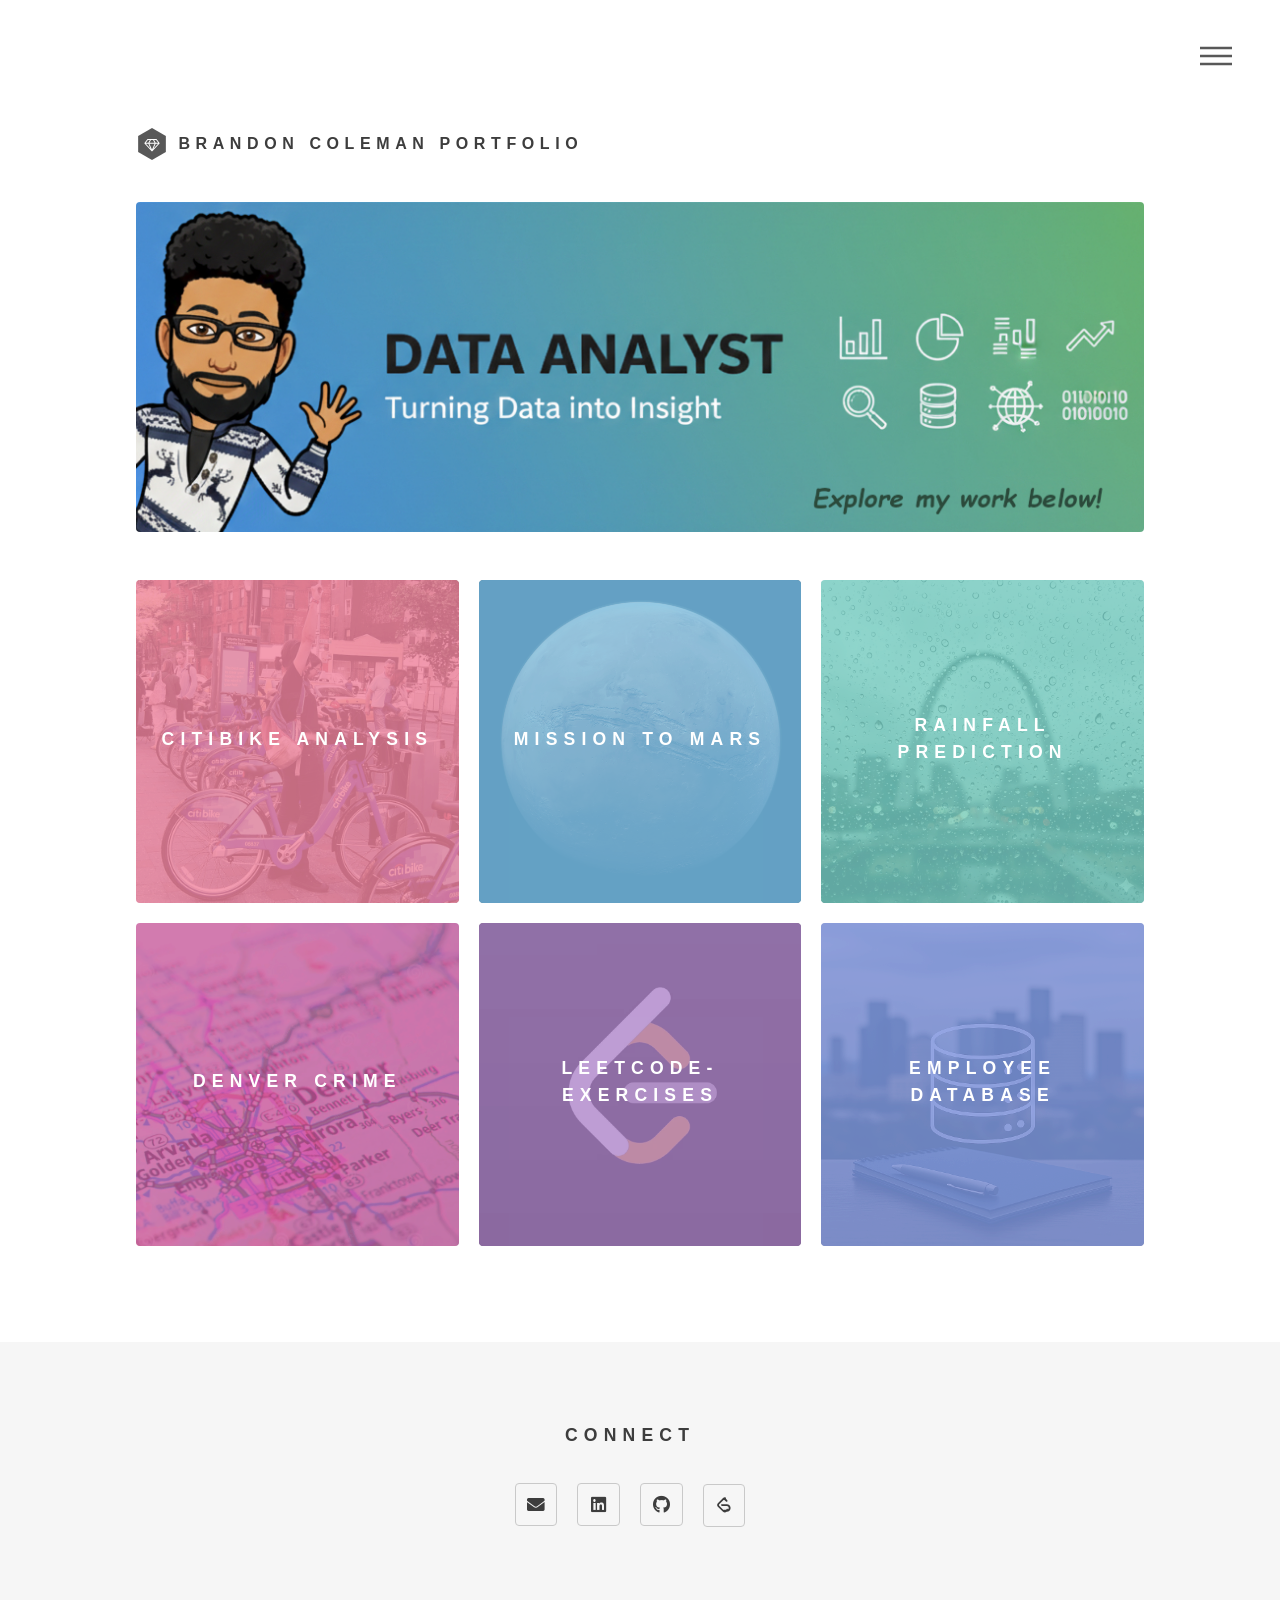
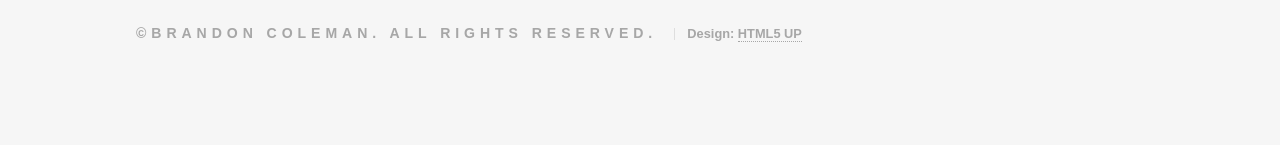
<file: index.html>
<!DOCTYPE HTML>
<!--
	Phantom by HTML5 UP
	html5up.net | @ajlkn
	Free for personal and commercial use under the CCA 3.0 license (html5up.net/license)
-->
<html>

<head>
	<title>bcoleman-data Portfolio</title>
	<meta charset="utf-8" />
	<meta name="viewport" content="width=device-width, initial-scale=1, user-scalable=no" />
	<link rel="stylesheet" href="assets/css/main.css" />
	<noscript>
		<link rel="stylesheet" href="assets/css/noscript.css" />
	</noscript>
</head>

<body class="is-preload">
	<!-- Wrapper -->
	<div id="wrapper">

		<!-- Header -->
		<header id="header">
			<div class="inner">

				<!-- Logo -->
				<a href="index.html" class="logo">
					<span class="symbol"><img src="images/logo.svg" alt="" /></span><span class="title">Brandon Coleman
						Portfolio</span>
				</a>

				<!-- Nav -->
				<nav>
					<ul>
						<li><a href="#menu">Menu</a></li>
					</ul>
				</nav>

			</div>
		</header>
		<!-- Menu -->
		<nav id="menu">
			<h2>Menu</h2>
			<ul>
				<li><a href="index.html">Home</a></li>
				<li><a href="aboutme.html">About Me</a></li>
				<li>
					<span class="opener">Projects</span>
					<ul>
						<a href="rainfall.html">Rainfall Prediction</a>
						<a href="citibike.html">CitiBike Analysis</a>
						<a href="mars.html">Mission to Mars</a>
						<a href="leetcode.html">LeetCode Practice</a>
						<a href="etl.html">ETL Pipeline</a>
						<a href="employee.html">Employee Database</a>
						<a href="vacancy.html">Vacancy Collaborative</a>

					</ul>
				</li>
				<li><a href="resume.html">Resume</a></li>
				<li><a href="contact.html">Contact</a></li>
			</ul>
		</nav>


		<!-- Main -->
		<div id="main">
			<div class="inner">
				<header>
					<span class="image main"><img src="images/banner.jpg" alt="" /></span>
				</header>
				<section class="tiles">
					<article class="style1">
						<span class="image">
							<img src="images/citi-bike-station-bikes.jpg" alt="" />
						</span>
						<a href="https://github.com/bcoleman-data/CitiBike-Tableau-Analysis/">
							<h2>Citibike Analysis</h2>
							<div class="content">
								<p><strong>Analyzed NYC CitiBike usage with Tableau to uncover station demand patterns
										and rider behavior across the city.</strong></p>
							</div>
						</a>
					</article>
					<article class="style2">
						<span class="image">
							<img src="images/VallesMarineris_withUSAoutline_UPDATED_1280.jpg" alt="" />
						</span>
						<a href="https://github.com/bcoleman-data/Mission-to-Mars/tree/master/Homework-12/Instructions">
							<h2>Mission to Mars</h2>
							<div class="content">
								<p><strong>Built a Flask web app that scrapes live Mars data from multiple NASA and USGS
										sources, stores it in MongoDB, and displays it in a dynamic, single‑page
										dashboard.</strong></p>
							</div>
						</a>
					</article>
					<article class="style3">
						<span class="image">
							<img src="images/Gemini_Generated_Image_3jugv33jugv33jug.png" alt="" />
						</span>
						<a href="https://github.com/dsmart79/final_project">
							<h2>Rainfall Prediction</h2>
							<div class="content">
								<p><strong>Built a machine‑learning model to predict daily rainfall in Missouri using
										decades of NOAA weather data.</strong></p>
							</div>
						</a>
					</article>
					<article class="style4">
						<span class="image">
							<img src="images/tableau.jpg" alt="" />
						</span>
						<a href="https://github.com/bcoleman-data/DenverCrime">
							<h2>Denver Crime</h2>
							<div class="content">
								<p><strong>Designed an ETL pipeline that cleans, normalizes, and loads Denver crime data
										into a PostgreSQL relational database.</strong></p>
							</div>
						</a>
					</article>
					<article class="style5">
						<span class="image">
							<img src="images/leetcode.jpg" alt="" />
						</span>
						<a href="https://github.com/bcoleman-data/Leetcode-Practice">
							<h2>Leetcode-Exercises</h2>
							<div class="content">
								<p><strong>Practicing SQL and Python challenges on LeetCode to sharpen problem-solving,
										data fluency, and coding precision.</strong></p>
							</div>
						</a>
					</article>
					<article class="style6">
						<span class="image">
							<img src="images/Copilot_20260116_233801.png" alt="" />
						</span>
						<a href="https://github.com/bcoleman-data/Employees_DB_HW9/">
							<h2>Employee Database</h2>
							<div class="content">
								<p><strong>Designed a full relational employee database from six CSVs, built the schema
										in SQL, and analyzed hiring, departments, and salaries through advanced queries
										and visualizations.</strong></p>
							</div>
						</a>
					</article>
				</section>
			</div>
		</div>

		<!-- Footer -->
		<footer id="footer">
			<div class="inner">

				<section style="text-align: center;">
					<h2>Connect</h2>
					<!-- Email and Social -->

				<ul class="icons" style="justify-content: center;">
    <li>
        <a href="mailto:bcoleman-data@outlook.com" class="icon solid style2 fa-envelope">
            <span class="label">Email</span>
        </a>
    </li>

    <li>
        <a href="https://linkedin.com/in/bcoleman0" class="icon brands style2 fa-linkedin">
            <span class="label">LinkedIn</span>
        </a>
    </li>

    <li>
        <a href="https://github.com/bcoleman-data" class="icon brands style2 fa-github">
            <span class="label">GitHub</span>
        </a>
    </li>

    <!-- LeetCode SVG icon -->
<li>
    <a href="https://leetcode.com/u/bcoleman-data/" class="icon style2">
        <span class="label">LeetCode</span>
        <svg class="leetcode-icon" viewBox="0 0 64 64" aria-hidden="true">
            <path d="M41 4c-2 0-4 .8-5.7 2.3L18.8 22.8c-3.1 3.1-3.1 8.1 0 11.2l16.5 16.5c1.6 1.6 3.6 2.3 5.7 2.3s4.1-.8 5.7-2.3l4.2-4.2c1.2-1.2 1.2-3.1 0-4.3-1.2-1.2-3.1-1.2-4.3 0l-4.2 4.2c-.6.6-1.3.9-2.1.9s-1.5-.3-2.1-.9L23.1 30.8c-1.2-1.2-1.2-3.1 0-4.3L36.2 13.4c.6-.6 1.3-.9 2.1-.9s1.5.3 2.1.9l4.2 4.2c1.2 1.2 3.1 1.2 4.3 0 1.2-1.2 1.2-3.1 0-4.3l-4.2-4.2C45.1 4.8 43 4 41 4zm6.5 22H31.8c-1.7 0-3 1.3-3 3s1.3 3 3 3h15.7c3.3 0 6 2.7 6 6s-2.7 6-6 6h-9.2c-1.7 0-3 1.3-3 3s1.3 3 3 3h9.2c6.6 0 12-5.4 12-12s-5.4-12-12-12z"/>
        </svg>
    </a>
</li>

</ul>

				</section>

				<ul class="copyright">
					<li><strong>
							<h2>&copy;Brandon Coleman. All rights reserved.</h2>
						</strong></li>
					<li><strong>Design: <a href="http://html5up.net">HTML5 UP</a></strong></li>
				</ul>
			</div>
		</footer>


	</div>

	<!-- Scripts -->
	<script src="assets/js/jquery.min.js"></script>
	<script src="assets/js/browser.min.js"></script>
	<script src="assets/js/breakpoints.min.js"></script>
	<script src="assets/js/util.js"></script>
	<script src="assets/js/main.js"></script>

</body>

</html>
</file>
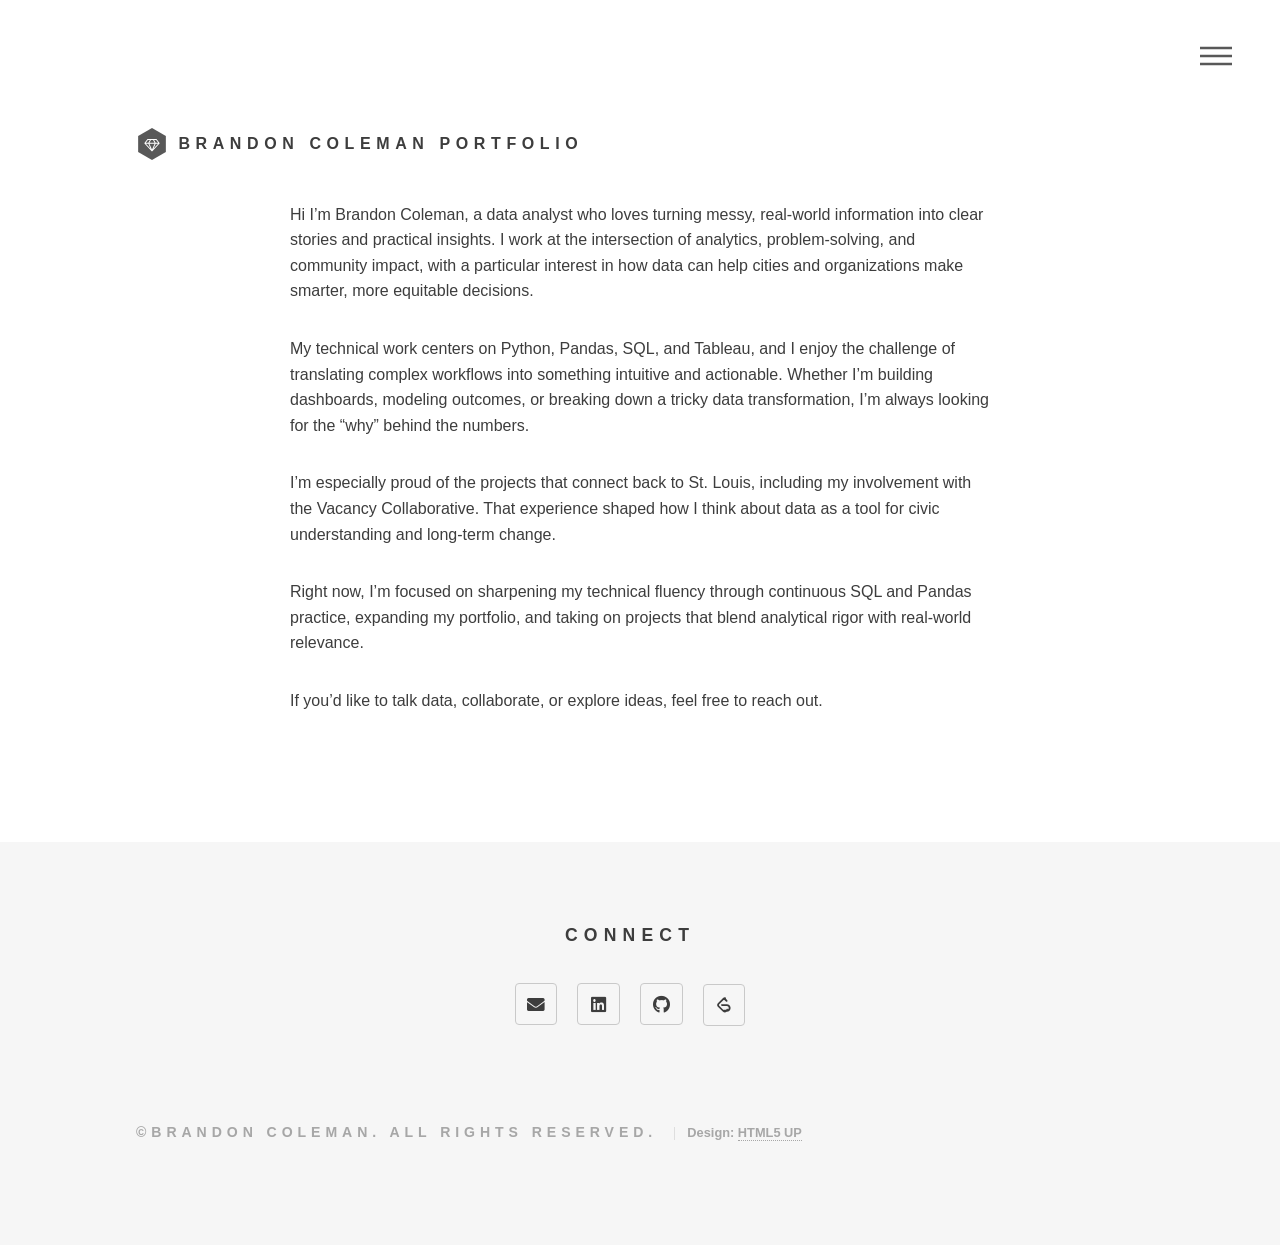
<file: aboutme.html>
<!DOCTYPE HTML>
<!--
	Phantom by HTML5 UP
	html5up.net | @ajlkn
	Free for personal and commercial use under the CCA 3.0 license (html5up.net/license)
-->
<html>

<head>
	<title>About Me</title>
	<meta charset="utf-8" />
	<meta name="viewport" content="width=device-width, initial-scale=1, user-scalable=no" />
	<link rel="stylesheet" href="assets/css/main.css" />
	<noscript>
		<link rel="stylesheet" href="assets/css/noscript.css" />
	</noscript>
</head>

<body class="is-preload">
	<!-- Wrapper -->
	<div id="wrapper">

		<!-- Header -->
		<header id="header">
			<div class="inner">

				<!-- Logo -->
				<a href="index.html" class="logo">
					<span class="symbol"><img src="images/logo.svg" alt="" /></span><span class="title">Brandon Coleman
						Portfolio</span>
				</a>

				<!-- Nav -->
				<nav>
					<ul>
						<li><a href="#menu">Menu</a></li>
					</ul>
				</nav>

			</div>
		</header>

		<!-- Menu -->
		<nav id="menu">
			<h2>Menu</h2>
			<ul>
				<li><a href="index.html">Home</a></li>
				<li><a href="aboutme.html">About Me</a></li>
				<li>
					<span class="opener">Projects</span>
					<ul>
						<a href="rainfall.html">Rainfall Prediction</a>
						<a href="citibike.html">CitiBike Analysis</a>
						<a href="mars.html">Mission to Mars</a>
						<a href="leetcode.html">LeetCode Practice</a>
						<a href="etl.html">ETL Pipeline</a>
						<a href="employee.html">Employee Database</a>
						<a href="vacancy.html">Vacancy Collaborative</a>

					</ul>
				</li>
				<li><a href="resume.html">Resume</a></li>
				<li><a href="contact.html">Contact</a></li>
			</ul>
		</nav>

		<!-- Main -->
		<div id="main">
			<div class="content-block">
				<p>Hi I’m Brandon Coleman, a data analyst who loves turning messy, real‑world information into clear
					stories and practical insights. I work at the intersection of analytics, problem‑solving, and
					community impact, with a particular interest in how data can help cities and organizations make
					smarter, more equitable decisions.</p>
				<p>My technical work centers on Python, Pandas, SQL, and Tableau, and I enjoy the challenge of
					translating complex workflows into something intuitive and actionable. Whether I’m building
					dashboards, modeling outcomes, or breaking down a tricky data transformation, I’m always looking for
					the “why” behind the numbers.</p>
				<p>I’m especially proud of the projects that connect back to St. Louis, including my involvement with
					the Vacancy Collaborative. That experience shaped how I think about data as a tool for civic
					understanding and long‑term change.</p>
				<p>Right now, I’m focused on sharpening my technical fluency through continuous SQL and Pandas practice,
					expanding my portfolio, and taking on projects that blend analytical rigor with real‑world
					relevance.</p>
				<p>If you’d like to talk data, collaborate, or explore ideas, feel free to reach out.</p>
				</p>
			</div>
		</div>

		<!-- Footer -->
		<footer id="footer">
			<div class="inner">

				<section style="text-align: center;">
					<h2>Connect</h2>
					<!-- Email and Social -->

					<ul class="icons" style="justify-content: center;">
						<li>
							<a href="mailto:bcoleman-data@outlook.com" class="icon solid style2 fa-envelope">
								<span class="label">Email</span>
							</a>
						</li>

						<li>
							<a href="https://linkedin.com/in/bcoleman0" class="icon brands style2 fa-linkedin">
								<span class="label">LinkedIn</span>
							</a>
						</li>

						<li>
							<a href="https://github.com/bcoleman-data" class="icon brands style2 fa-github">
								<span class="label">GitHub</span>
							</a>
						</li>

						<!-- LeetCode SVG icon -->
						<li>
							<a href="https://leetcode.com/u/bcoleman-data/" class="icon style2">
								<span class="label">LeetCode</span>
								<svg class="leetcode-icon" viewBox="0 0 64 64" aria-hidden="true">
									<path
										d="M41 4c-2 0-4 .8-5.7 2.3L18.8 22.8c-3.1 3.1-3.1 8.1 0 11.2l16.5 16.5c1.6 1.6 3.6 2.3 5.7 2.3s4.1-.8 5.7-2.3l4.2-4.2c1.2-1.2 1.2-3.1 0-4.3-1.2-1.2-3.1-1.2-4.3 0l-4.2 4.2c-.6.6-1.3.9-2.1.9s-1.5-.3-2.1-.9L23.1 30.8c-1.2-1.2-1.2-3.1 0-4.3L36.2 13.4c.6-.6 1.3-.9 2.1-.9s1.5.3 2.1.9l4.2 4.2c1.2 1.2 3.1 1.2 4.3 0 1.2-1.2 1.2-3.1 0-4.3l-4.2-4.2C45.1 4.8 43 4 41 4zm6.5 22H31.8c-1.7 0-3 1.3-3 3s1.3 3 3 3h15.7c3.3 0 6 2.7 6 6s-2.7 6-6 6h-9.2c-1.7 0-3 1.3-3 3s1.3 3 3 3h9.2c6.6 0 12-5.4 12-12s-5.4-12-12-12z" />
								</svg>
							</a>
						</li>

					</ul>

				</section>

				<ul class="copyright">
					<li><strong>
							<h2>&copy;Brandon Coleman. All rights reserved.</h2>
						</strong></li>
					<li><strong>Design: <a href="http://html5up.net">HTML5 UP</a></strong></li>
				</ul>
			</div>
		</footer>


	</div>

	<!-- Scripts -->
	<script src="assets/js/jquery.min.js"></script>
	<script src="assets/js/browser.min.js"></script>
	<script src="assets/js/breakpoints.min.js"></script>
	<script src="assets/js/util.js"></script>
	<script src="assets/js/main.js"></script>

</body>

</html>
</file>
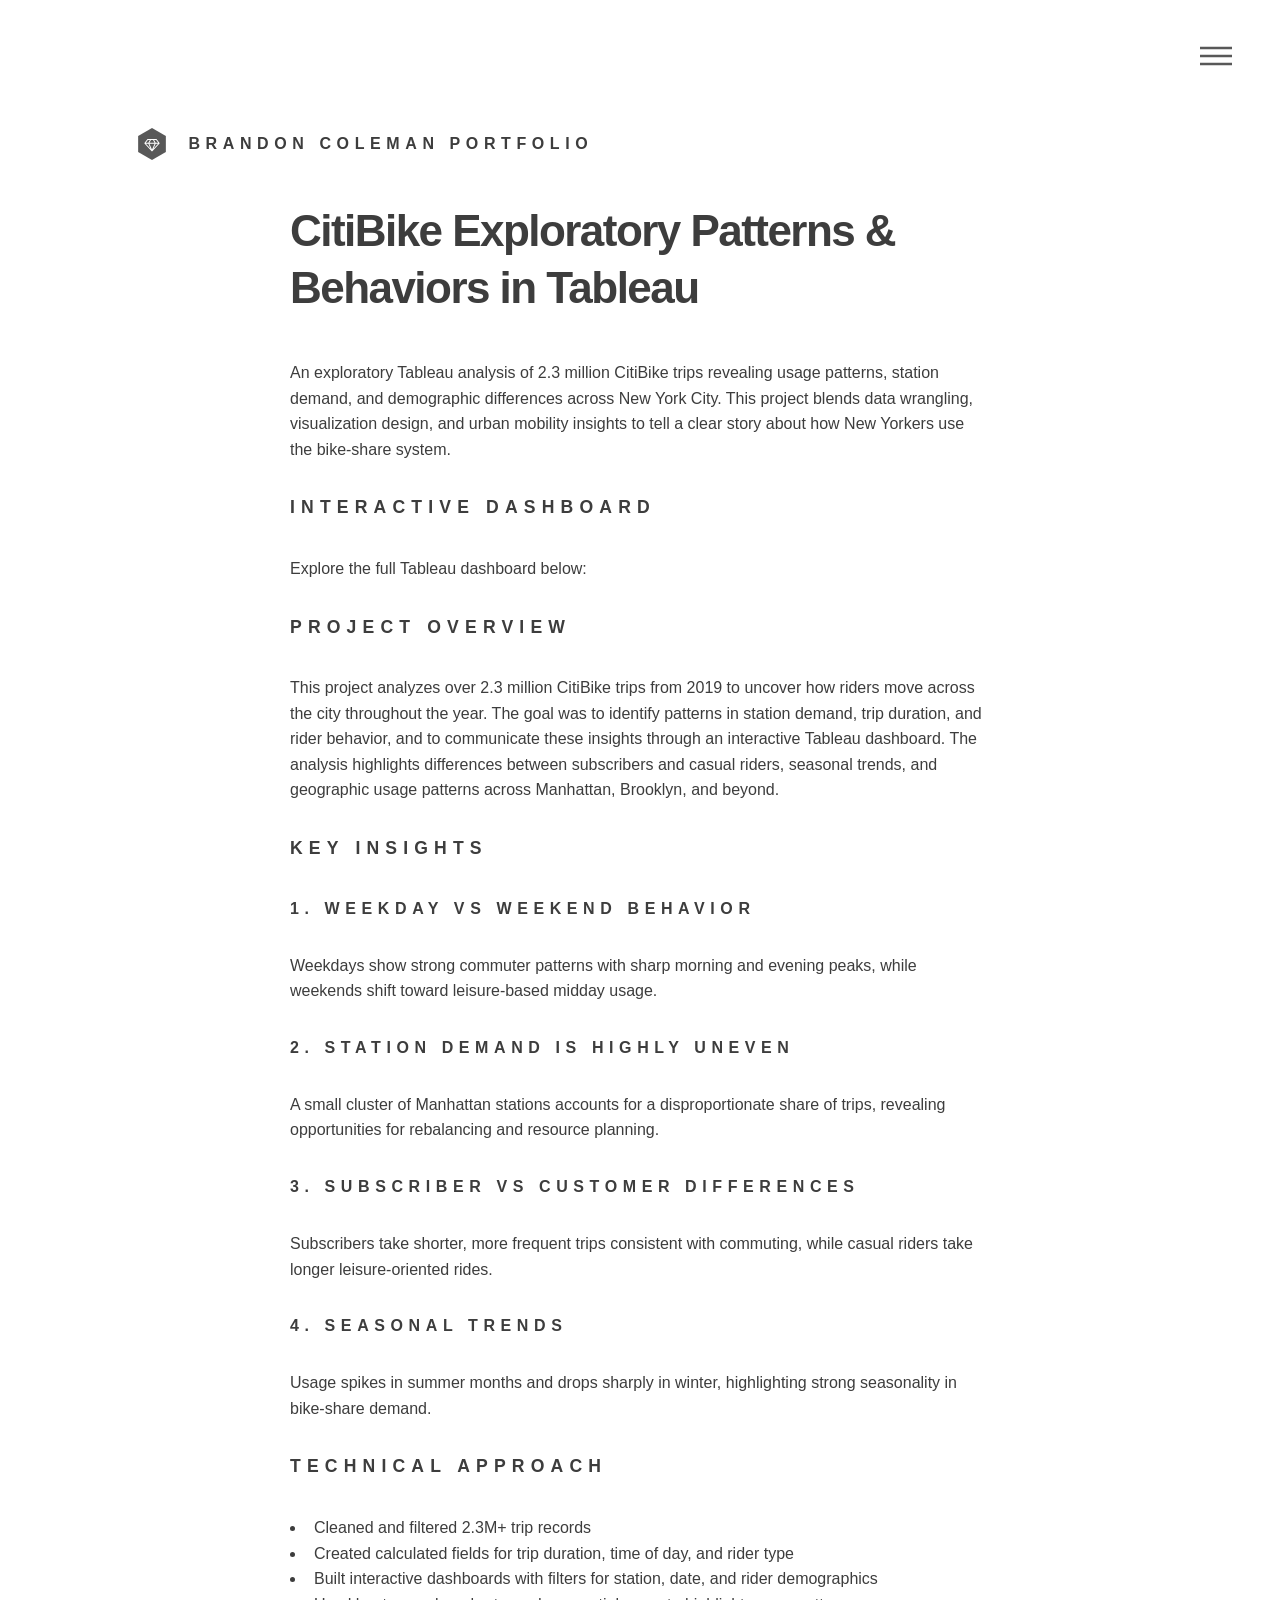
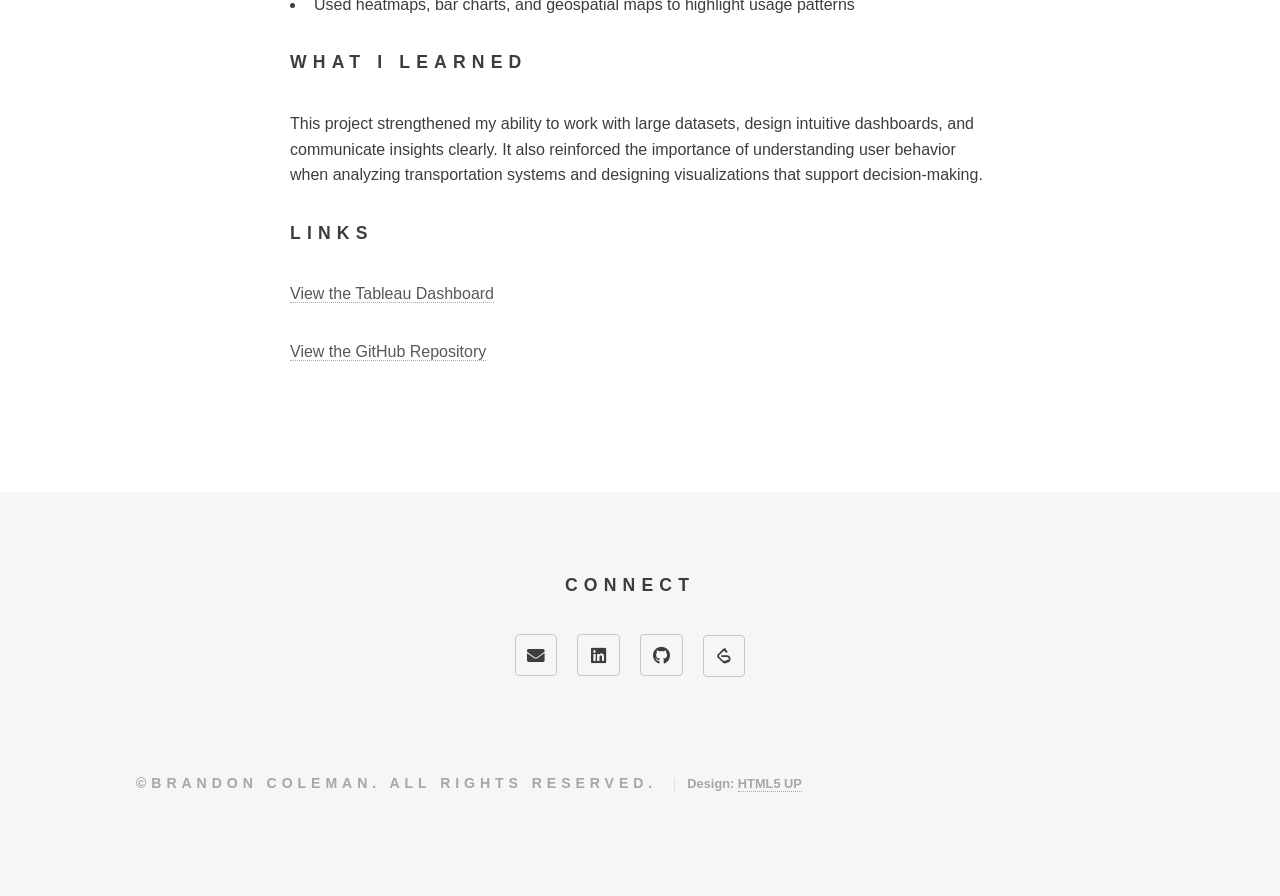
<file: citibike.html>
<!DOCTYPE HTML>
<html>

<head>
	<title>CitiBike NYC 2019 Analysis</title>
	<meta charset="utf-8" />
	<meta name="viewport" content="width=device-width, initial-scale=1, user-scalable=no" />
	<link rel="stylesheet" href="assets/css/main.css" />
</head>

<body class="is-preload">

	<!-- Wrapper -->
	<div id="wrapper">

		<!-- Header -->
		<header id="header">
			<div class="inner">

				<!-- Logo -->
				<a href="index.html" class="logo">
					<span class="symbol"><img src="images/logo.svg" alt="" /></span>
					<span class="title">Brandon Coleman Portfolio</span>
				</a>
				<!-- Menu Toggle -->
				<nav>
					<ul>
						<li><a href="#menu">Menu</a></li>
					</ul>
				</nav>
			</div>
		</header>
		<!-- Menu -->
		<nav id="menu">
			<h2>Menu</h2>
			<ul>
				<li><a href="index.html">Home</a></li>
				<li><a href="aboutme.html">About Me</a></li>
				<li>
					<span class="opener">Projects</span>
					<ul>
						<a href="rainfall.html">Rainfall Prediction</a>
						<a href="citibike.html">CitiBike Analysis</a>
						<a href="mars.html">Mission to Mars</a>
						<a href="leetcode.html">LeetCode Practice</a>
						<a href="etl.html">ETL Pipeline</a>
						<a href="employee.html">Employee Database</a>
						<a href="vacancy.html">Vacancy Collaborative</a>

					</ul>
				</li>
				<li><a href="resume.html">Resume</a></li>
				<li><a href="contact.html">Contact</a></li>
			</ul>
		</nav>
		<!-- Main -->
		<div id="main">
			<div class="inner">

				<div class="content-block">
				<h1>CitiBike Exploratory Patterns & Behaviors in Tableau</h1>
					<p>
						An exploratory Tableau analysis of 2.3 million CitiBike trips revealing usage patterns,
						station demand, and demographic differences across New York City. This project blends
						data wrangling, visualization design, and urban mobility insights to tell a clear story
						about how New Yorkers use the bike‑share system.
					</p>
				</div>

				<!-- Tableau Dashboard Embed -->
				<div class="content-block">
					<h2>Interactive Dashboard</h2>
					<p>Explore the full Tableau dashboard below:</p>
				</div>

				<!-- Replace this with your actual Tableau embed code -->
				<div class="tableauPlaceholder" id="vizCitibike" style="width:100%; height:800p;">
					<!-- Your Tableau Public embed code goes here -->
					<div class='tableauPlaceholder' id='viz1767994449458' style='position: relative'><noscript><a
								href='#'><img alt='Overview '
									src='https:&#47;&#47;public.tableau.com&#47;static&#47;images&#47;Ci&#47;CitiBikeNYC2019&#47;Overview&#47;1_rss.png'
									style='border: none' /></a></noscript><object class='tableauViz'
							style='display:none;'>
							<param name='host_url' value='https%3A%2F%2Fpublic.tableau.com%2F' />
							<param name='embed_code_version' value='3' />
							<param name='site_root' value='' />
							<param name='name' value='CitiBikeNYC2019&#47;Overview' />
							<param name='tabs' value='no' />
							<param name='toolbar' value='yes' />
							<param name='static_image'
								value='https:&#47;&#47;public.tableau.com&#47;static&#47;images&#47;Ci&#47;CitiBikeNYC2019&#47;Overview&#47;1.png' />
							<param name='animate_transition' value='yes' />
							<param name='display_static_image' value='yes' />
							<param name='display_spinner' value='yes' />
							<param name='display_overlay' value='yes' />
							<param name='display_count' value='yes' />
							<param name='language' value='en-US' />
						</object></div>
					<script
						type='text/javascript'>                    var divElement = document.getElementById('viz1767994449458'); var vizElement = divElement.getElementsByTagName('object')[0]; vizElement.style.minWidth = '420px'; vizElement.style.maxWidth = '1050px'; vizElement.style.width = '100%'; vizElement.style.minHeight = '587px'; vizElement.style.maxHeight = '887px'; vizElement.style.height = (divElement.offsetWidth * 0.75) + 'px'; var scriptElement = document.createElement('script'); scriptElement.src = 'https://public.tableau.com/javascripts/api/viz_v1.js'; vizElement.parentNode.insertBefore(scriptElement, vizElement);                </script>
				     <p>
					</div>

				<!-- Project Overview -->
				<div class="content-block">
					<h2>Project Overview</h2>
					<p>
						This project analyzes over 2.3 million CitiBike trips from 2019 to uncover how riders move
						across the city throughout the year. The goal was to identify patterns in station demand,
						trip duration, and rider behavior, and to communicate these insights through an interactive
						Tableau dashboard. The analysis highlights differences between subscribers and casual riders,
						seasonal trends, and geographic usage patterns across Manhattan, Brooklyn, and beyond.
					</p>
				</div>

				<!-- Key Insights -->
				<div class="content-block">
					<h2>Key Insights</h2>

					<h3>1. Weekday vs Weekend Behavior</h3>
					<p>
						Weekdays show strong commuter patterns with sharp morning and evening peaks, while weekends
						shift toward leisure‑based midday usage.
					</p>

					<h3>2. Station Demand is Highly Uneven</h3>
					<p>
						A small cluster of Manhattan stations accounts for a disproportionate share of trips,
						revealing opportunities for rebalancing and resource planning.
					</p>

					<h3>3. Subscriber vs Customer Differences</h3>
					<p>
						Subscribers take shorter, more frequent trips consistent with commuting, while casual riders
						take longer leisure‑oriented rides.
					</p>

					<h3>4. Seasonal Trends</h3>
					<p>
						Usage spikes in summer months and drops sharply in winter, highlighting strong seasonality
						in bike‑share demand.
					</p>
				</div>

				<!-- Technical Approach -->
				<div class="content-block">
					<h2>Technical Approach</h2>
					<ul>
						<li>Cleaned and filtered 2.3M+ trip records</li>
						<li>Created calculated fields for trip duration, time of day, and rider type</li>
						<li>Built interactive dashboards with filters for station, date, and rider demographics</li>
						<li>Used heatmaps, bar charts, and geospatial maps to highlight usage patterns</li>
					</ul>
				</div>

				<!-- What I Learned -->
				<div class="content-block">
					<h2>What I Learned</h2>
					<p>
						This project strengthened my ability to work with large datasets, design intuitive dashboards,
						and communicate insights clearly. It also reinforced the importance of understanding user
						behavior when analyzing transportation systems and designing visualizations that support
						decision‑making.
					</p>
				</div>

				<!-- Links -->
				<div class="content-block">
					<h2>Links</h2>
					<p>
						<a href="https://public.tableau.com/app/profile/brandon.coleman5439/viz/CitiBikeNYC2019/Overview"
							target="_blank">
							View the Tableau Dashboard
						</a>
					</p>
					<p>
						<a href="https://github.com/bcoleman-data/CitiBike-Tableau-Analysis" target="_blank">
							View the GitHub Repository
						</a>
					</p>
				</div>

			</div>
		</div>

		<!-- Footer -->
		<footer id="footer">
			<div class="inner">

				<section style="text-align: center;">
					<h2>Connect</h2>
					<!-- Email and Social -->

				<ul class="icons" style="justify-content: center;">
    <li>
        <a href="mailto:bcoleman-data@outlook.com" class="icon solid style2 fa-envelope">
            <span class="label">Email</span>
        </a>
    </li>

    <li>
        <a href="https://linkedin.com/in/bcoleman0" class="icon brands style2 fa-linkedin">
            <span class="label">LinkedIn</span>
        </a>
    </li>

    <li>
        <a href="https://github.com/bcoleman-data" class="icon brands style2 fa-github">
            <span class="label">GitHub</span>
        </a>
    </li>

    <!-- LeetCode SVG icon -->
<li>
    <a href="https://leetcode.com/u/bcoleman-data/" class="icon style2">
        <span class="label">LeetCode</span>
        <svg class="leetcode-icon" viewBox="0 0 64 64" aria-hidden="true">
            <path d="M41 4c-2 0-4 .8-5.7 2.3L18.8 22.8c-3.1 3.1-3.1 8.1 0 11.2l16.5 16.5c1.6 1.6 3.6 2.3 5.7 2.3s4.1-.8 5.7-2.3l4.2-4.2c1.2-1.2 1.2-3.1 0-4.3-1.2-1.2-3.1-1.2-4.3 0l-4.2 4.2c-.6.6-1.3.9-2.1.9s-1.5-.3-2.1-.9L23.1 30.8c-1.2-1.2-1.2-3.1 0-4.3L36.2 13.4c.6-.6 1.3-.9 2.1-.9s1.5.3 2.1.9l4.2 4.2c1.2 1.2 3.1 1.2 4.3 0 1.2-1.2 1.2-3.1 0-4.3l-4.2-4.2C45.1 4.8 43 4 41 4zm6.5 22H31.8c-1.7 0-3 1.3-3 3s1.3 3 3 3h15.7c3.3 0 6 2.7 6 6s-2.7 6-6 6h-9.2c-1.7 0-3 1.3-3 3s1.3 3 3 3h9.2c6.6 0 12-5.4 12-12s-5.4-12-12-12z"/>
        </svg>
    </a>
</li>

</ul>

				</section>

				<ul class="copyright">
					<li><strong>
							<h2>&copy;Brandon Coleman. All rights reserved.</h2>
						</strong></li>
					<li><strong>Design: <a href="http://html5up.net">HTML5 UP</a></strong></li>
				</ul>
			</div>
		</footer>


	</div>

	<script src="assets/js/jquery.min.js"></script>
	<script src="assets/js/browser.min.js"></script>
	<script src="assets/js/breakpoints.min.js"></script>
	<script src="assets/js/util.js"></script>
	<script src="assets/js/main.js"></script>

</body>

</html>
</file>
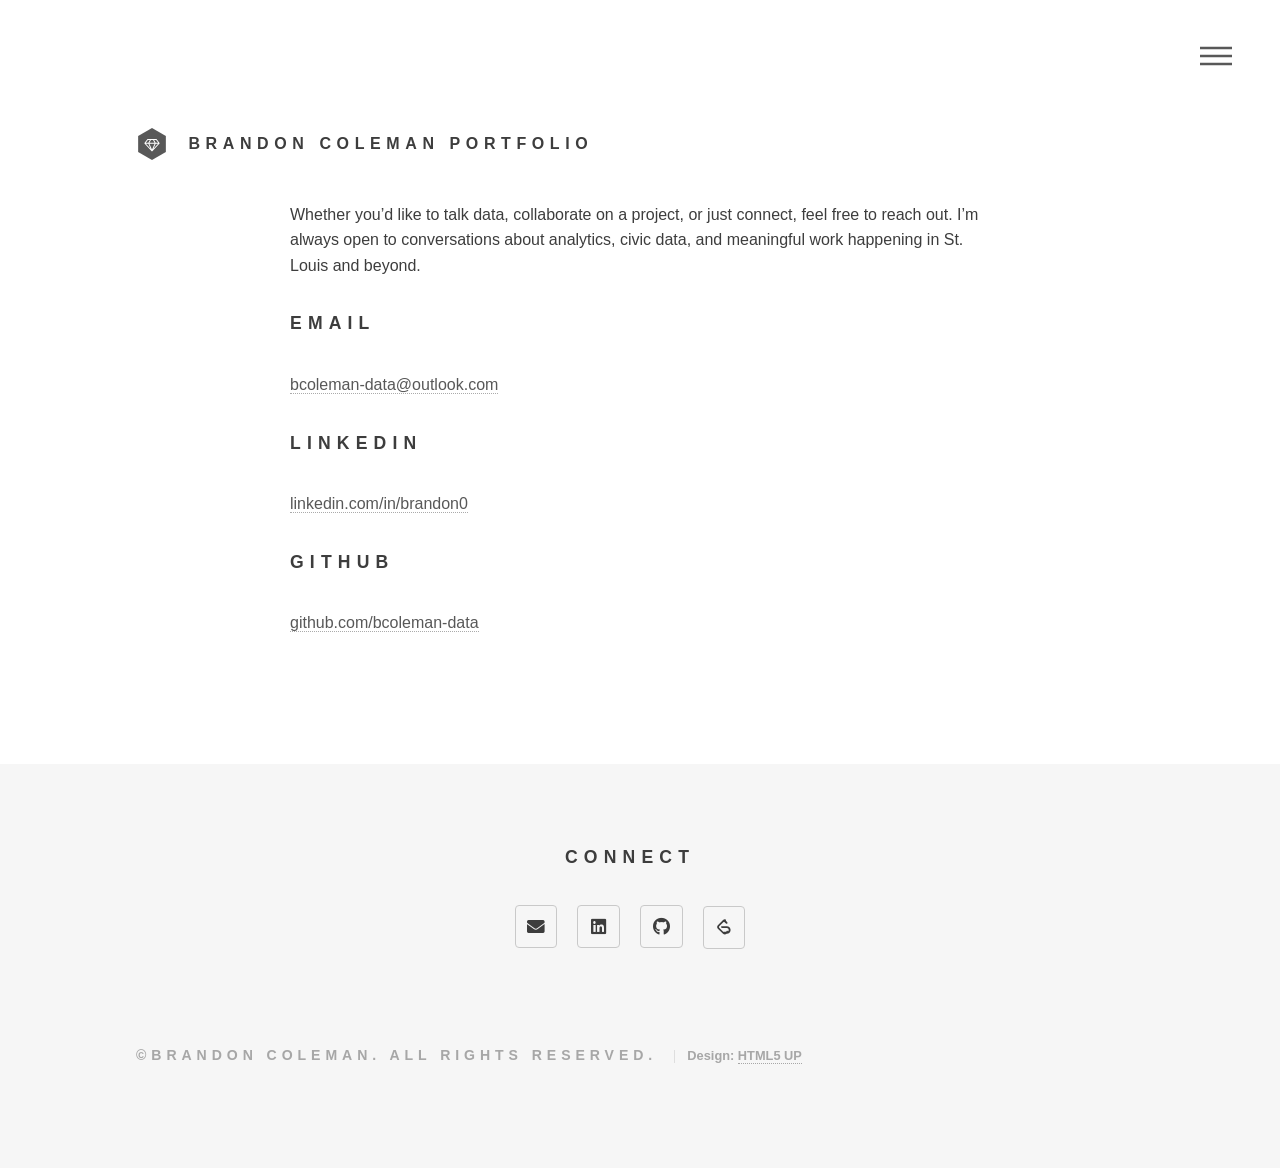
<file: contact.html>
<!DOCTYPE HTML>
<html>

<head>
	<title>Contact</title>
	<meta charset="utf-8" />
	<meta name="viewport" content="width=device-width, initial-scale=1, user-scalable=no" />
	<link rel="stylesheet" href="assets/css/main.css" />
</head>

<body class="is-preload">

	<!-- Wrapper -->
	<div id="wrapper">

		<!-- Header -->
		<header id="header">
			<div class="inner">

				<!-- Logo -->
				<a href="index.html" class="logo">
					<span class="symbol"><img src="images/logo.svg" alt="" /></span>
					<span class="title">Brandon Coleman Portfolio</span>
				</a>
				<!-- Menu Toggle -->
				<nav>
					<ul>
						<li><a href="#menu">Menu</a></li>
					</ul>
				</nav>
			</div>
		</header>
		<!-- Menu -->
		<nav id="menu">
			<h2>Menu</h2>
			<ul>
				<li><a href="index.html">Home</a></li>
				<li><a href="aboutme.html">About Me</a></li>
				<li>
					<span class="opener">Projects</span>
					<ul>
						<a href="rainfall.html">Rainfall Prediction</a>
						<a href="citibike.html">CitiBike Analysis</a>
						<a href="mars.html">Mission to Mars</a>
						<a href="leetcode.html">LeetCode Practice</a>
						<a href="etl.html">ETL Pipeline</a>
						<a href="employee.html">Employee Database</a>
						<a href="vacancy.html">Vacancy Collaborative</a>

					</ul>
				</li>
				<li><a href="resume.html">Resume</a></li>
				<li><a href="contact.html">Contact</a></li>
			</ul>
		</nav>

		<!-- Main -->
		<div id="main">
			<div class="inner">

				<div class="content-block">
					<p>
						Whether you’d like to talk data, collaborate on a project, or just connect,
						feel free to reach out. I’m always open to conversations about analytics,
						civic data, and meaningful work happening in St. Louis and beyond.
					</p>
				</div>

				<div class="content-block">
					<h2>Email</h2>
					<p>
						<a href="mailto:bcoleman-data@ouutlook.com">bcoleman-data@outlook.com</a>
					</p>

					<h2>LinkedIn</h2>
					<p>
						<a href="https://www.linkedin.com/in/bcoleman0/" target="_blank">
							linkedin.com/in/brandon0
						</a>
					</p>

					<h2>GitHub</h2>
					<p>
						<a href="https://github.com/bcoleman-data" target="_blank">
							github.com/bcoleman-data
						</a>
					</p>
				</div>

			</div>
		</div>

		<!-- Footer -->
		<footer id="footer">
			<div class="inner">

				<section style="text-align: center;">
					<h2>Connect</h2>
					<!-- Email and Social -->

					<ul class="icons" style="justify-content: center;">
						<li>
							<a href="mailto:bcoleman-data@outlook.com" class="icon solid style2 fa-envelope">
								<span class="label">Email</span>
							</a>
						</li>

						<li>
							<a href="https://linkedin.com/in/bcoleman0" class="icon brands style2 fa-linkedin">
								<span class="label">LinkedIn</span>
							</a>
						</li>

						<li>
							<a href="https://github.com/bcoleman-data" class="icon brands style2 fa-github">
								<span class="label">GitHub</span>
							</a>
						</li>

						<!-- LeetCode SVG icon -->
						<li>
							<a href="https://leetcode.com/u/bcoleman-data/" class="icon style2">
								<span class="label">LeetCode</span>
								<svg class="leetcode-icon" viewBox="0 0 64 64" aria-hidden="true">
									<path
										d="M41 4c-2 0-4 .8-5.7 2.3L18.8 22.8c-3.1 3.1-3.1 8.1 0 11.2l16.5 16.5c1.6 1.6 3.6 2.3 5.7 2.3s4.1-.8 5.7-2.3l4.2-4.2c1.2-1.2 1.2-3.1 0-4.3-1.2-1.2-3.1-1.2-4.3 0l-4.2 4.2c-.6.6-1.3.9-2.1.9s-1.5-.3-2.1-.9L23.1 30.8c-1.2-1.2-1.2-3.1 0-4.3L36.2 13.4c.6-.6 1.3-.9 2.1-.9s1.5.3 2.1.9l4.2 4.2c1.2 1.2 3.1 1.2 4.3 0 1.2-1.2 1.2-3.1 0-4.3l-4.2-4.2C45.1 4.8 43 4 41 4zm6.5 22H31.8c-1.7 0-3 1.3-3 3s1.3 3 3 3h15.7c3.3 0 6 2.7 6 6s-2.7 6-6 6h-9.2c-1.7 0-3 1.3-3 3s1.3 3 3 3h9.2c6.6 0 12-5.4 12-12s-5.4-12-12-12z" />
								</svg>
							</a>
						</li>

					</ul>

				</section>

				<ul class="copyright">
					<li><strong>
							<h2>&copy;Brandon Coleman. All rights reserved.</h2>
						</strong></li>
					<li><strong>Design: <a href="http://html5up.net">HTML5 UP</a></strong></li>
				</ul>
			</div>
		</footer>


	</div>

	<script src="assets/js/jquery.min.js"></script>
	<script src="assets/js/browser.min.js"></script>
	<script src="assets/js/breakpoints.min.js"></script>
	<script src="assets/js/util.js"></script>
	<script src="assets/js/main.js"></script>

</body>

</html>
</file>
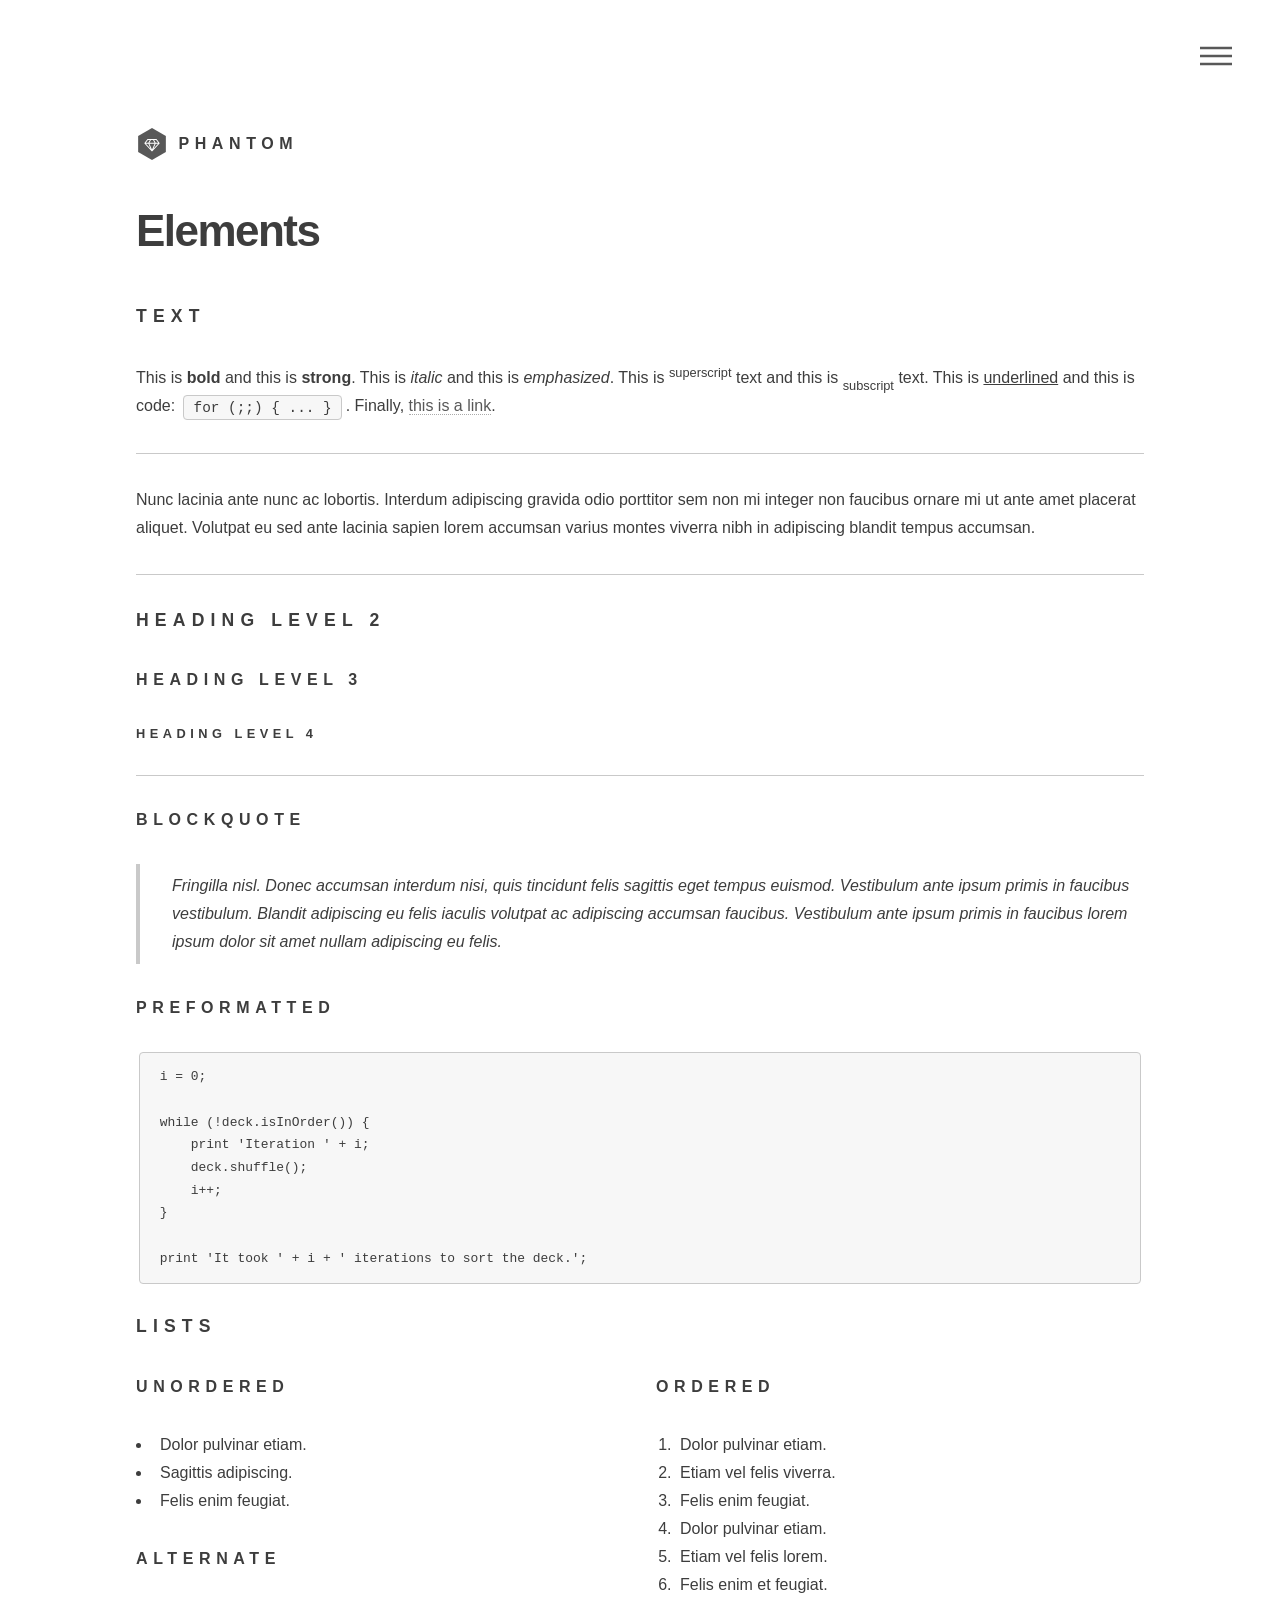
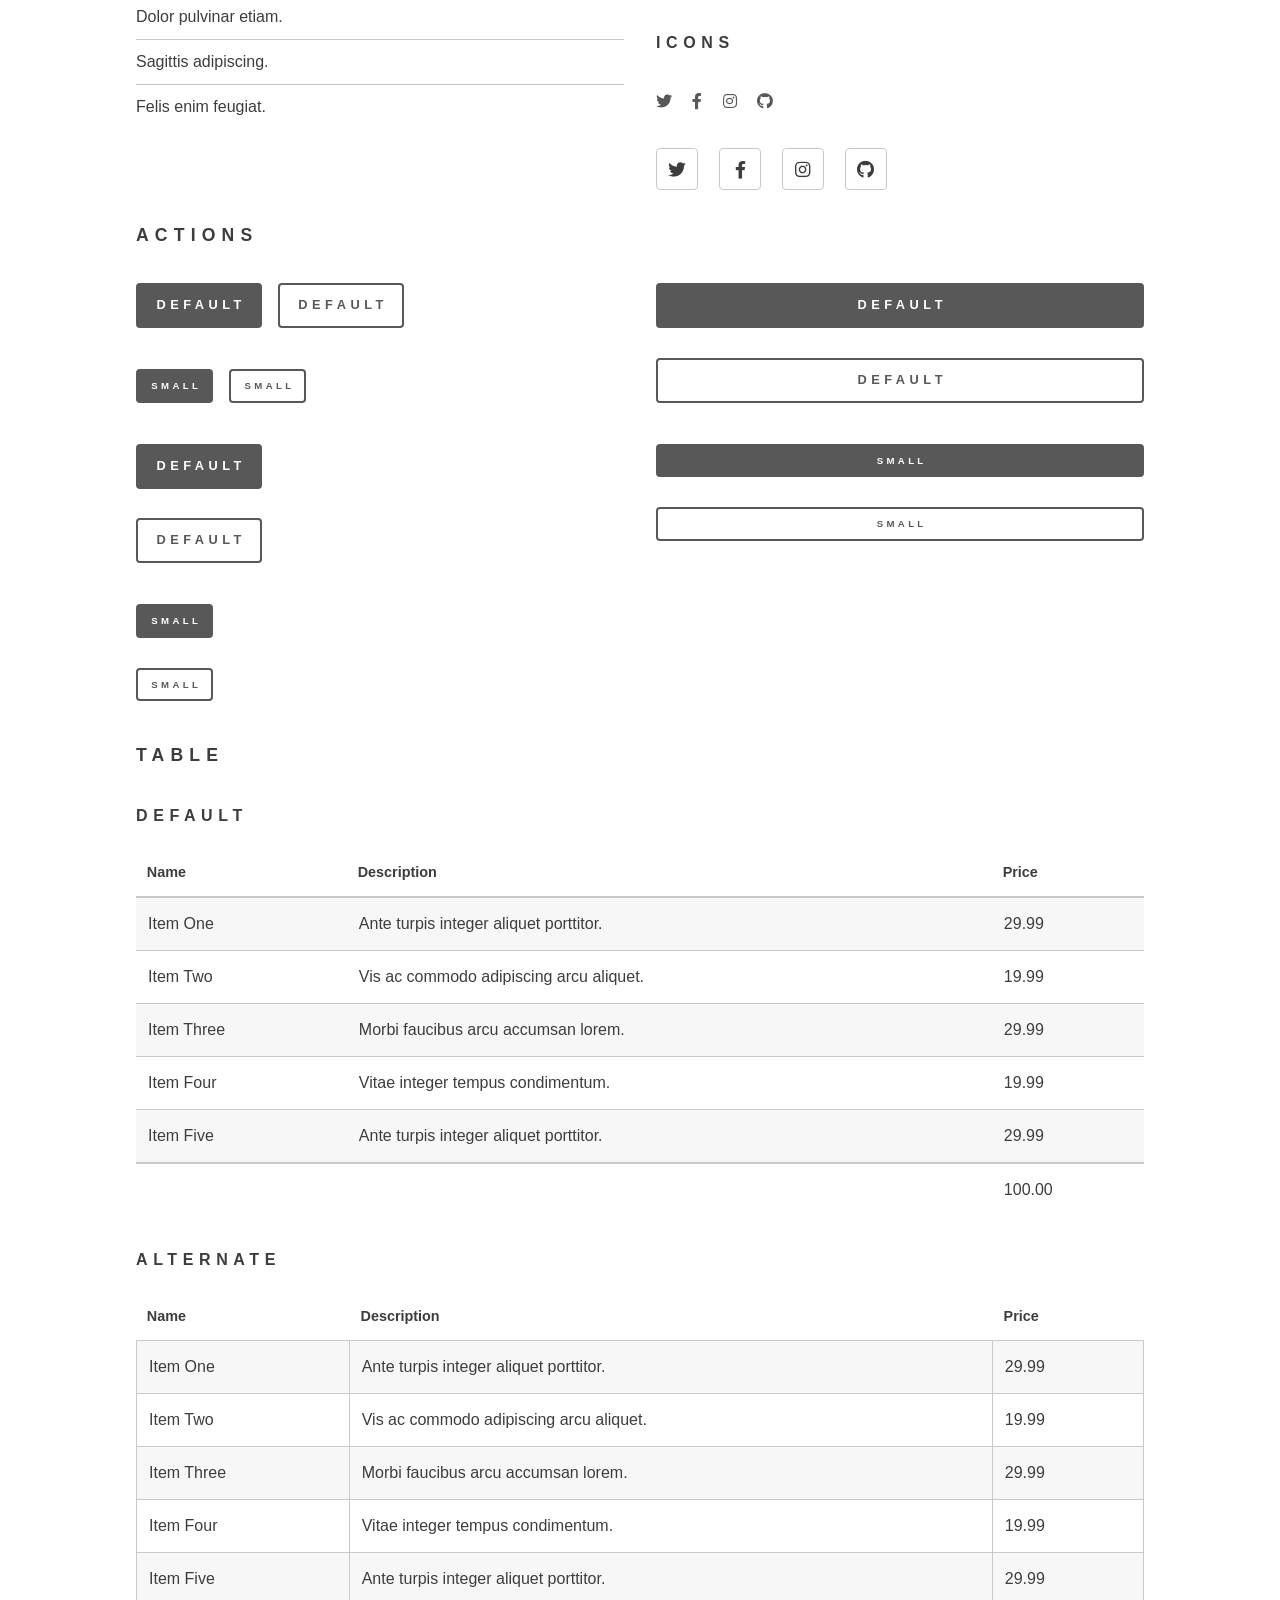
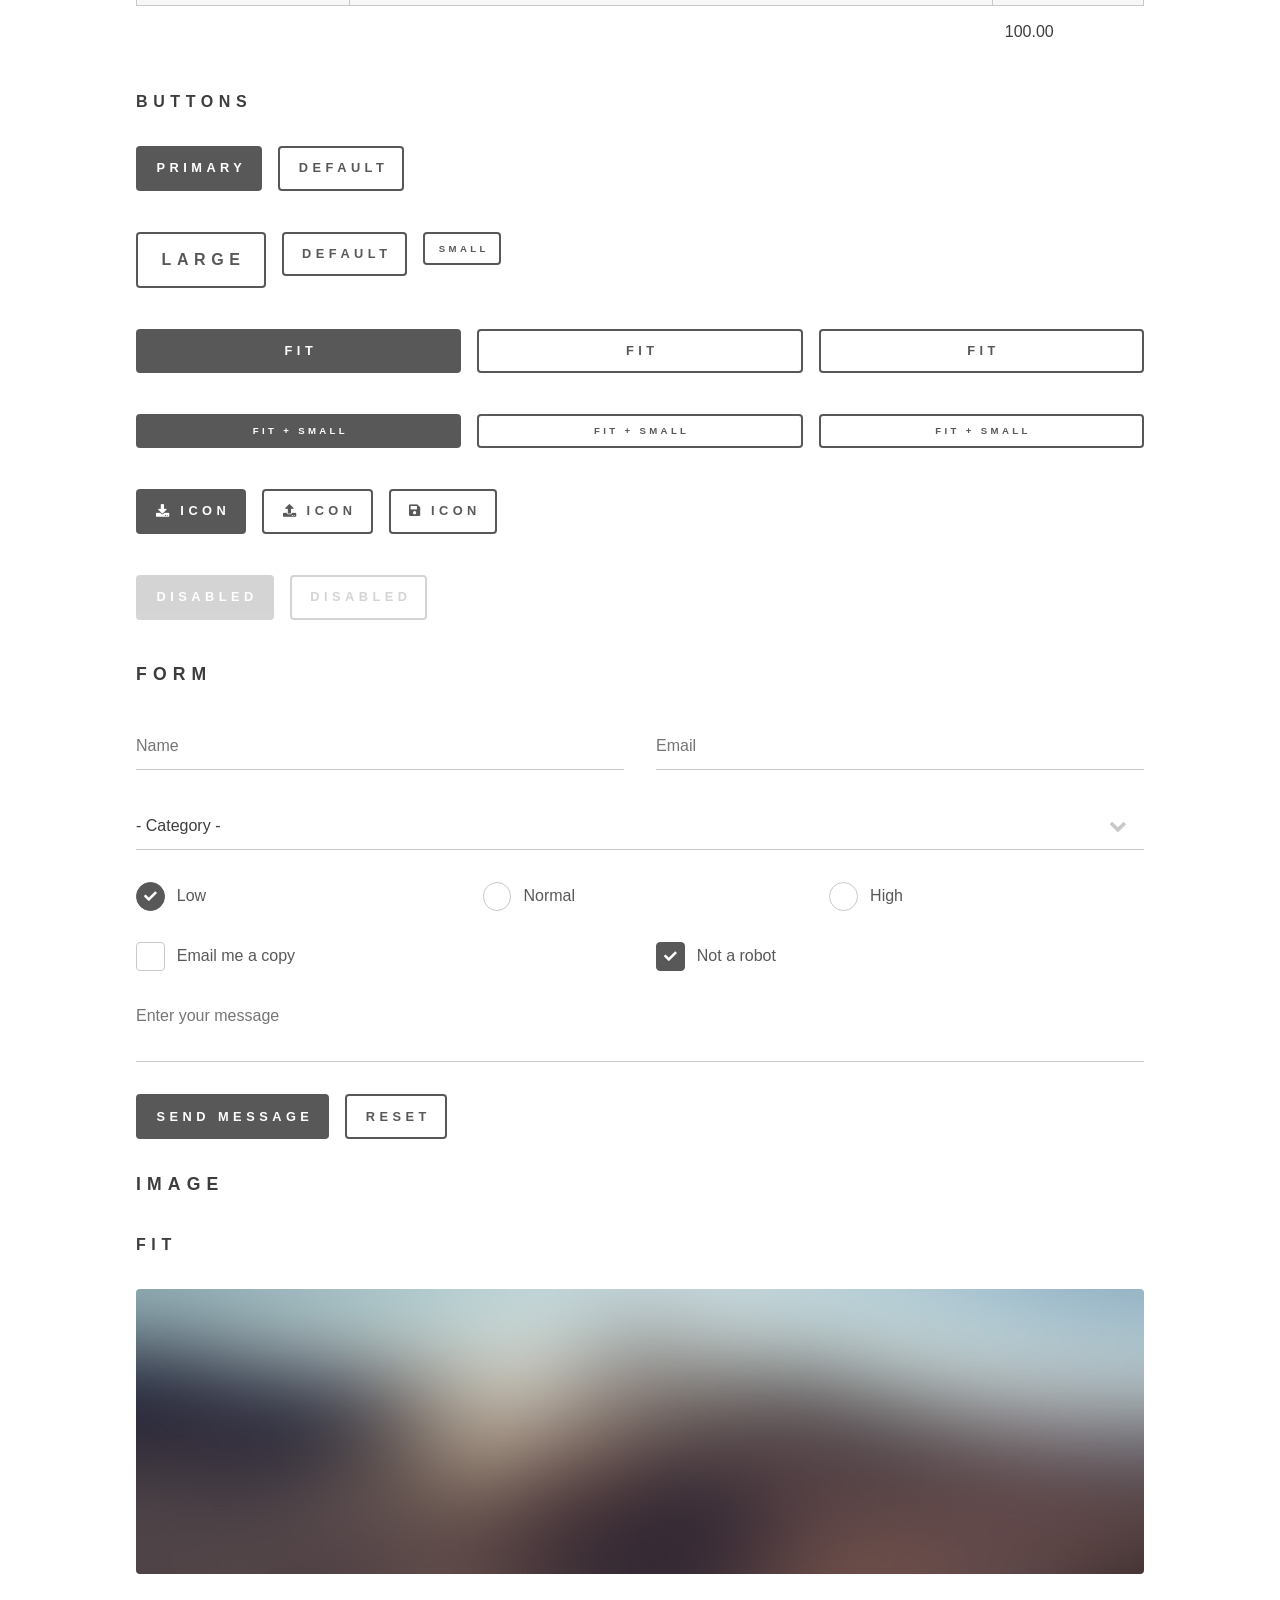
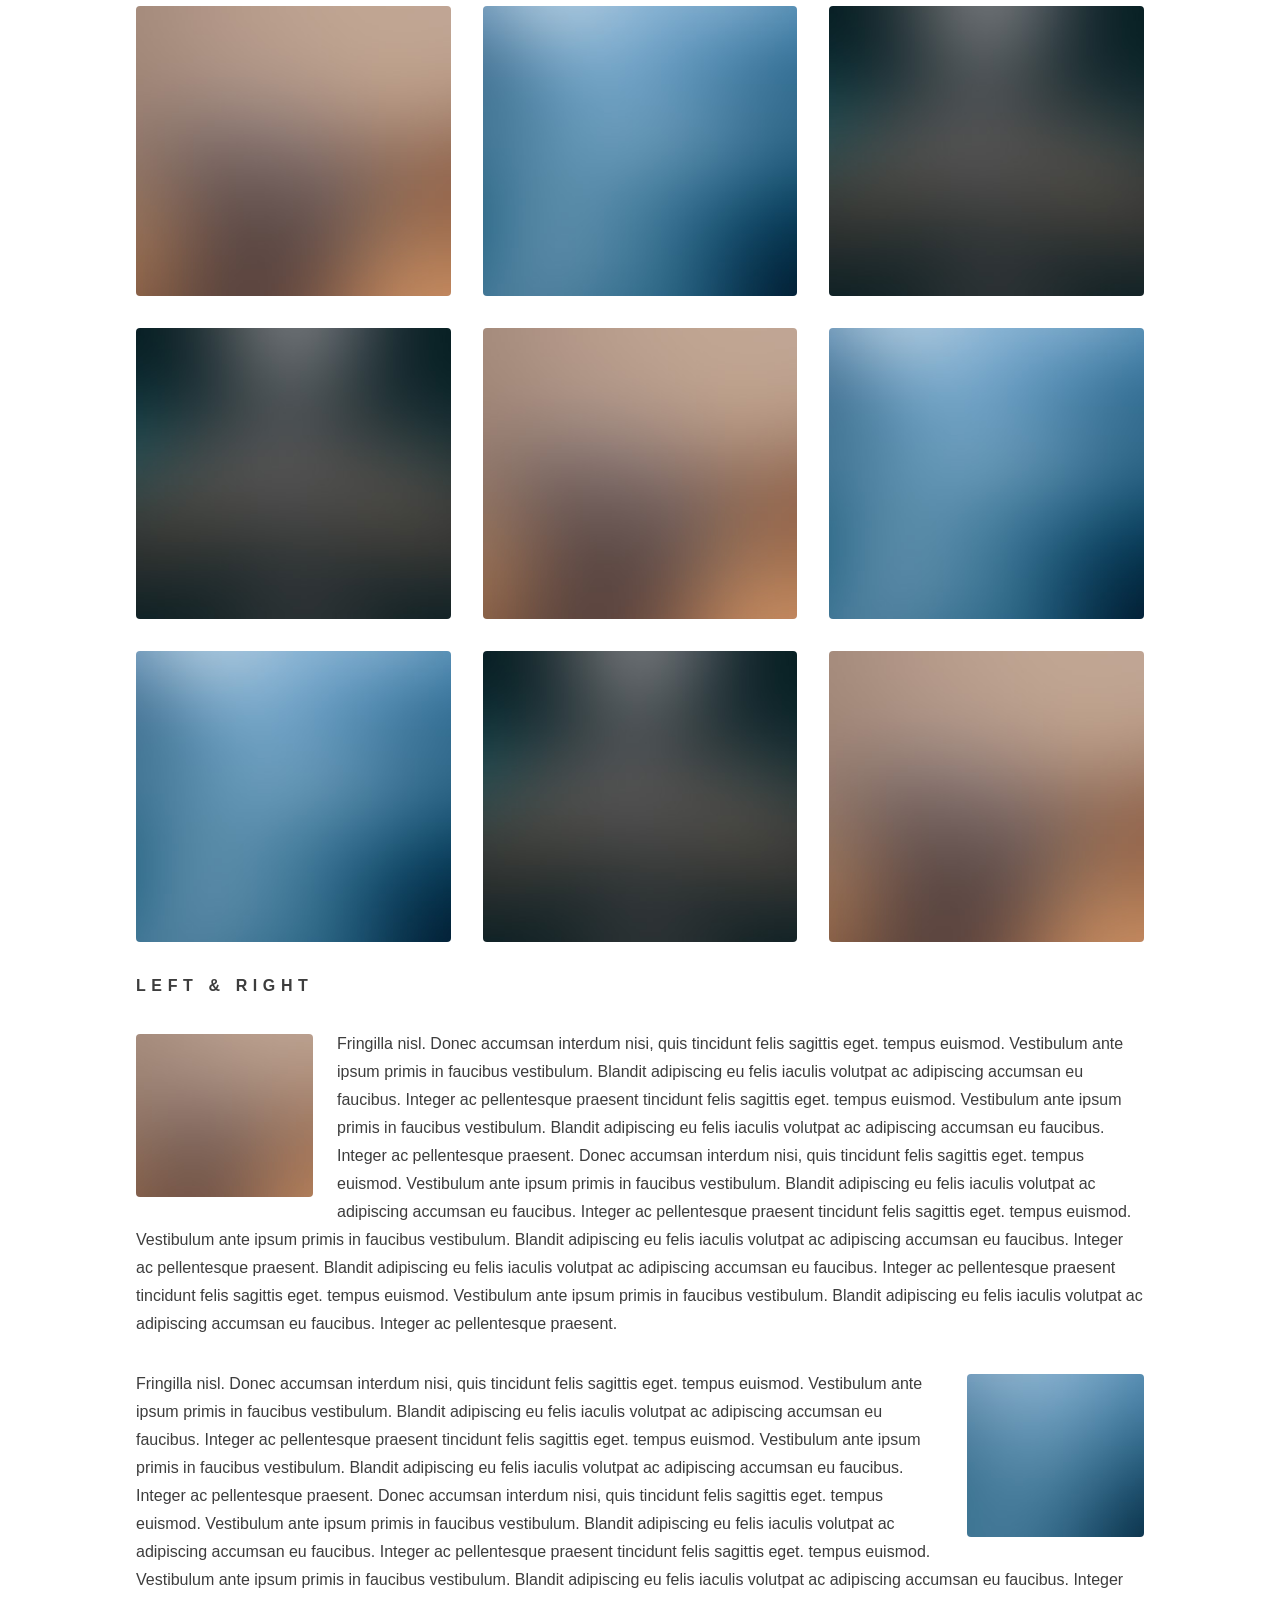
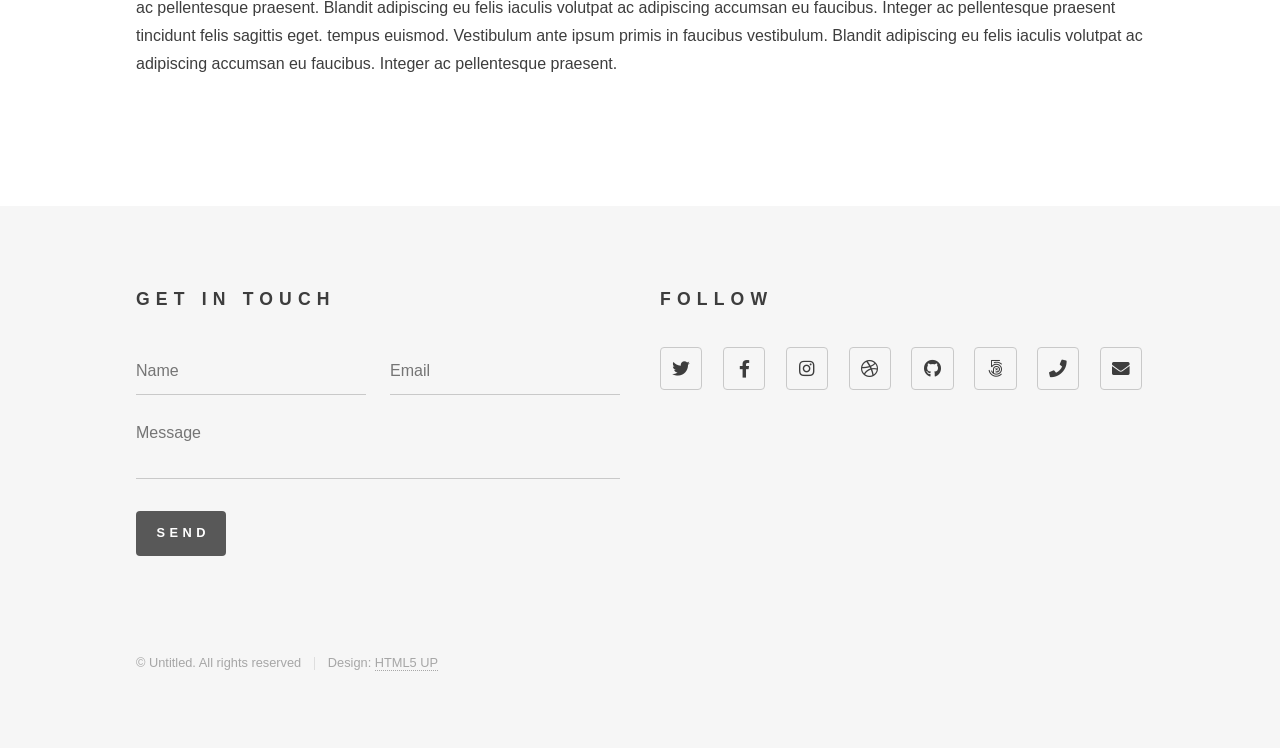
<file: elements.html>
<!DOCTYPE HTML>
<!--
	Phantom by HTML5 UP
	html5up.net | @ajlkn
	Free for personal and commercial use under the CCA 3.0 license (html5up.net/license)
-->
<html>
	<head>
		<title>Elements - Phantom by HTML5 UP</title>
		<meta charset="utf-8" />
		<meta name="viewport" content="width=device-width, initial-scale=1, user-scalable=no" />
		<link rel="stylesheet" href="assets/css/main.css" />
		<noscript><link rel="stylesheet" href="assets/css/noscript.css" /></noscript>
	</head>
	<body class="is-preload">
		<!-- Wrapper -->
			<div id="wrapper">

				<!-- Header -->
					<header id="header">
						<div class="inner">

							<!-- Logo -->
								<a href="index.html" class="logo">
									<span class="symbol"><img src="images/logo.svg" alt="" /></span><span class="title">Phantom</span>
								</a>

							<!-- Nav -->
								<nav>
									<ul>
										<li><a href="#menu">Menu</a></li>
									</ul>
								</nav>

						</div>
					</header>

				<!-- Menu -->
					<nav id="menu">
						<h2>Menu</h2>
						<ul>
							<li><a href="index.html">Home</a></li>
							<li><a href="generic.html">Ipsum veroeros</a></li>
							<li><a href="generic.html">Tempus etiam</a></li>
							<li><a href="generic.html">Consequat dolor</a></li>
							<li><a href="elements.html">Elements</a></li>
						</ul>
					</nav>

				<!-- Main -->
					<div id="main">
						<div class="inner">
							<h1>Elements</h1>

							<!-- Text -->
								<section>
									<h2>Text</h2>
									<p>This is <b>bold</b> and this is <strong>strong</strong>. This is <i>italic</i> and this is <em>emphasized</em>.
									This is <sup>superscript</sup> text and this is <sub>subscript</sub> text.
									This is <u>underlined</u> and this is code: <code>for (;;) { ... }</code>. Finally, <a href="#">this is a link</a>.</p>
									<hr />
									<p>Nunc lacinia ante nunc ac lobortis. Interdum adipiscing gravida odio porttitor sem non mi integer non faucibus ornare mi ut ante amet placerat aliquet. Volutpat eu sed ante lacinia sapien lorem accumsan varius montes viverra nibh in adipiscing blandit tempus accumsan.</p>
									<hr />
									<h2>Heading Level 2</h2>
									<h3>Heading Level 3</h3>
									<h4>Heading Level 4</h4>
									<hr />
									<h3>Blockquote</h3>
									<blockquote>Fringilla nisl. Donec accumsan interdum nisi, quis tincidunt felis sagittis eget tempus euismod. Vestibulum ante ipsum primis in faucibus vestibulum. Blandit adipiscing eu felis iaculis volutpat ac adipiscing accumsan faucibus. Vestibulum ante ipsum primis in faucibus lorem ipsum dolor sit amet nullam adipiscing eu felis.</blockquote>
									<h3>Preformatted</h3>
									<pre><code>i = 0;

while (!deck.isInOrder()) {
    print 'Iteration ' + i;
    deck.shuffle();
    i++;
}

print 'It took ' + i + ' iterations to sort the deck.';</code></pre>
								</section>

							<!-- Lists -->
								<section>
									<h2>Lists</h2>
									<div class="row">
										<div class="col-6 col-12-medium">
											<h3>Unordered</h3>
											<ul>
												<li>Dolor pulvinar etiam.</li>
												<li>Sagittis adipiscing.</li>
												<li>Felis enim feugiat.</li>
											</ul>
											<h3>Alternate</h3>
											<ul class="alt">
												<li>Dolor pulvinar etiam.</li>
												<li>Sagittis adipiscing.</li>
												<li>Felis enim feugiat.</li>
											</ul>
										</div>
										<div class="col-6 col-12-medium">
											<h3>Ordered</h3>
											<ol>
												<li>Dolor pulvinar etiam.</li>
												<li>Etiam vel felis viverra.</li>
												<li>Felis enim feugiat.</li>
												<li>Dolor pulvinar etiam.</li>
												<li>Etiam vel felis lorem.</li>
												<li>Felis enim et feugiat.</li>
											</ol>
											<h3>Icons</h3>
											<ul class="icons">
												<li><a href="#" class="icon brands style1 fa-twitter"><span class="label">Twitter</span></a></li>
												<li><a href="#" class="icon brands style1 fa-facebook-f"><span class="label">Facebook</span></a></li>
												<li><a href="#" class="icon brands style1 fa-instagram"><span class="label">Instagram</span></a></li>
												<li><a href="#" class="icon brands style1 fa-github"><span class="label">Github</span></a></li>
											</ul>
											<ul class="icons">
												<li><a href="#" class="icon brands style2 fa-twitter"><span class="label">Twitter</span></a></li>
												<li><a href="#" class="icon brands style2 fa-facebook-f"><span class="label">Facebook</span></a></li>
												<li><a href="#" class="icon brands style2 fa-instagram"><span class="label">Instagram</span></a></li>
												<li><a href="#" class="icon brands style2 fa-github"><span class="label">Github</span></a></li>
											</ul>
										</div>
									</div>
									<h2>Actions</h2>
									<div class="row">
										<div class="col-6 col-12-medium">
											<ul class="actions">
												<li><a href="#" class="button primary">Default</a></li>
												<li><a href="#" class="button">Default</a></li>
											</ul>
											<ul class="actions small">
												<li><a href="#" class="button primary small">Small</a></li>
												<li><a href="#" class="button small">Small</a></li>
											</ul>
											<ul class="actions stacked">
												<li><a href="#" class="button primary">Default</a></li>
												<li><a href="#" class="button">Default</a></li>
											</ul>
											<ul class="actions stacked">
												<li><a href="#" class="button primary small">Small</a></li>
												<li><a href="#" class="button small">Small</a></li>
											</ul>
										</div>
										<div class="col-6 col-12-medium">
											<ul class="actions stacked">
												<li><a href="#" class="button primary fit">Default</a></li>
												<li><a href="#" class="button fit">Default</a></li>
											</ul>
											<ul class="actions stacked">
												<li><a href="#" class="button primary small fit">Small</a></li>
												<li><a href="#" class="button small fit">Small</a></li>
											</ul>
										</div>
									</div>
								</section>

							<!-- Table -->
								<section>
									<h2>Table</h2>
									<h3>Default</h3>
									<div class="table-wrapper">
										<table>
											<thead>
												<tr>
													<th>Name</th>
													<th>Description</th>
													<th>Price</th>
												</tr>
											</thead>
											<tbody>
												<tr>
													<td>Item One</td>
													<td>Ante turpis integer aliquet porttitor.</td>
													<td>29.99</td>
												</tr>
												<tr>
													<td>Item Two</td>
													<td>Vis ac commodo adipiscing arcu aliquet.</td>
													<td>19.99</td>
												</tr>
												<tr>
													<td>Item Three</td>
													<td> Morbi faucibus arcu accumsan lorem.</td>
													<td>29.99</td>
												</tr>
												<tr>
													<td>Item Four</td>
													<td>Vitae integer tempus condimentum.</td>
													<td>19.99</td>
												</tr>
												<tr>
													<td>Item Five</td>
													<td>Ante turpis integer aliquet porttitor.</td>
													<td>29.99</td>
												</tr>
											</tbody>
											<tfoot>
												<tr>
													<td colspan="2"></td>
													<td>100.00</td>
												</tr>
											</tfoot>
										</table>
									</div>

									<h3>Alternate</h3>
									<div class="table-wrapper">
										<table class="alt">
											<thead>
												<tr>
													<th>Name</th>
													<th>Description</th>
													<th>Price</th>
												</tr>
											</thead>
											<tbody>
												<tr>
													<td>Item One</td>
													<td>Ante turpis integer aliquet porttitor.</td>
													<td>29.99</td>
												</tr>
												<tr>
													<td>Item Two</td>
													<td>Vis ac commodo adipiscing arcu aliquet.</td>
													<td>19.99</td>
												</tr>
												<tr>
													<td>Item Three</td>
													<td> Morbi faucibus arcu accumsan lorem.</td>
													<td>29.99</td>
												</tr>
												<tr>
													<td>Item Four</td>
													<td>Vitae integer tempus condimentum.</td>
													<td>19.99</td>
												</tr>
												<tr>
													<td>Item Five</td>
													<td>Ante turpis integer aliquet porttitor.</td>
													<td>29.99</td>
												</tr>
											</tbody>
											<tfoot>
												<tr>
													<td colspan="2"></td>
													<td>100.00</td>
												</tr>
											</tfoot>
										</table>
									</div>
								</section>

							<!-- Buttons -->
								<section>
									<h3>Buttons</h3>
									<ul class="actions">
										<li><a href="#" class="button primary">Primary</a></li>
										<li><a href="#" class="button">Default</a></li>
									</ul>
									<ul class="actions">
										<li><a href="#" class="button large">Large</a></li>
										<li><a href="#" class="button">Default</a></li>
										<li><a href="#" class="button small">Small</a></li>
									</ul>
									<ul class="actions fit">
										<li><a href="#" class="button primary fit">Fit</a></li>
										<li><a href="#" class="button fit">Fit</a></li>
										<li><a href="#" class="button fit">Fit</a></li>
									</ul>
									<ul class="actions fit small">
										<li><a href="#" class="button primary fit small">Fit + Small</a></li>
										<li><a href="#" class="button fit small">Fit + Small</a></li>
										<li><a href="#" class="button fit small">Fit + Small</a></li>
									</ul>
									<ul class="actions">
										<li><a href="#" class="button primary icon solid fa-download">Icon</a></li>
										<li><a href="#" class="button icon solid fa-upload">Icon</a></li>
										<li><a href="#" class="button icon solid fa-save">Icon</a></li>
									</ul>
									<ul class="actions">
										<li><span class="button primary disabled">Disabled</span></li>
										<li><span class="button disabled">Disabled</span></li>
									</ul>
								</section>

							<!-- Form -->
								<section>
									<h2>Form</h2>
									<form method="post" action="#">
										<div class="row gtr-uniform">
											<div class="col-6 col-12-xsmall">
												<input type="text" name="demo-name" id="demo-name" value="" placeholder="Name" />
											</div>
											<div class="col-6 col-12-xsmall">
												<input type="email" name="demo-email" id="demo-email" value="" placeholder="Email" />
											</div>
											<div class="col-12">
												<select name="demo-category" id="demo-category">
													<option value="">- Category -</option>
													<option value="1">Manufacturing</option>
													<option value="1">Shipping</option>
													<option value="1">Administration</option>
													<option value="1">Human Resources</option>
												</select>
											</div>
											<div class="col-4 col-12-small">
												<input type="radio" id="demo-priority-low" name="demo-priority" checked>
												<label for="demo-priority-low">Low</label>
											</div>
											<div class="col-4 col-12-small">
												<input type="radio" id="demo-priority-normal" name="demo-priority">
												<label for="demo-priority-normal">Normal</label>
											</div>
											<div class="col-4 col-12-small">
												<input type="radio" id="demo-priority-high" name="demo-priority">
												<label for="demo-priority-high">High</label>
											</div>
											<div class="col-6 col-12-small">
												<input type="checkbox" id="demo-copy" name="demo-copy">
												<label for="demo-copy">Email me a copy</label>
											</div>
											<div class="col-6 col-12-small">
												<input type="checkbox" id="demo-human" name="demo-human" checked>
												<label for="demo-human">Not a robot</label>
											</div>
											<div class="col-12">
												<textarea name="demo-message" id="demo-message" placeholder="Enter your message" rows="6"></textarea>
											</div>
											<div class="col-12">
												<ul class="actions">
													<li><input type="submit" value="Send Message" class="primary" /></li>
													<li><input type="reset" value="Reset" /></li>
												</ul>
											</div>
										</div>
									</form>
								</section>

							<!-- Image -->
								<section>
									<h2>Image</h2>
									<h3>Fit</h3>
									<div class="box alt">
										<div class="row gtr-uniform">
											<div class="col-12"><span class="image fit"><img src="images/pic13.jpg" alt="" /></span></div>
											<div class="col-4"><span class="image fit"><img src="images/pic01.jpg" alt="" /></span></div>
											<div class="col-4"><span class="image fit"><img src="images/pic02.jpg" alt="" /></span></div>
											<div class="col-4"><span class="image fit"><img src="images/pic03.jpg" alt="" /></span></div>
											<div class="col-4"><span class="image fit"><img src="images/pic03.jpg" alt="" /></span></div>
											<div class="col-4"><span class="image fit"><img src="images/pic01.jpg" alt="" /></span></div>
											<div class="col-4"><span class="image fit"><img src="images/pic02.jpg" alt="" /></span></div>
											<div class="col-4"><span class="image fit"><img src="images/pic02.jpg" alt="" /></span></div>
											<div class="col-4"><span class="image fit"><img src="images/pic03.jpg" alt="" /></span></div>
											<div class="col-4"><span class="image fit"><img src="images/pic01.jpg" alt="" /></span></div>
										</div>
									</div>
									<h3>Left &amp; Right</h3>
									<p><span class="image left"><img src="images/pic14.jpg" alt="" /></span>Fringilla nisl. Donec accumsan interdum nisi, quis tincidunt felis sagittis eget. tempus euismod. Vestibulum ante ipsum primis in faucibus vestibulum. Blandit adipiscing eu felis iaculis volutpat ac adipiscing accumsan eu faucibus. Integer ac pellentesque praesent tincidunt felis sagittis eget. tempus euismod. Vestibulum ante ipsum primis in faucibus vestibulum. Blandit adipiscing eu felis iaculis volutpat ac adipiscing accumsan eu faucibus. Integer ac pellentesque praesent. Donec accumsan interdum nisi, quis tincidunt felis sagittis eget. tempus euismod. Vestibulum ante ipsum primis in faucibus vestibulum. Blandit adipiscing eu felis iaculis volutpat ac adipiscing accumsan eu faucibus. Integer ac pellentesque praesent tincidunt felis sagittis eget. tempus euismod. Vestibulum ante ipsum primis in faucibus vestibulum. Blandit adipiscing eu felis iaculis volutpat ac adipiscing accumsan eu faucibus. Integer ac pellentesque praesent. Blandit adipiscing eu felis iaculis volutpat ac adipiscing accumsan eu faucibus. Integer ac pellentesque praesent tincidunt felis sagittis eget. tempus euismod. Vestibulum ante ipsum primis in faucibus vestibulum. Blandit adipiscing eu felis iaculis volutpat ac adipiscing accumsan eu faucibus. Integer ac pellentesque praesent.</p>
									<p><span class="image right"><img src="images/pic15.jpg" alt="" /></span>Fringilla nisl. Donec accumsan interdum nisi, quis tincidunt felis sagittis eget. tempus euismod. Vestibulum ante ipsum primis in faucibus vestibulum. Blandit adipiscing eu felis iaculis volutpat ac adipiscing accumsan eu faucibus. Integer ac pellentesque praesent tincidunt felis sagittis eget. tempus euismod. Vestibulum ante ipsum primis in faucibus vestibulum. Blandit adipiscing eu felis iaculis volutpat ac adipiscing accumsan eu faucibus. Integer ac pellentesque praesent. Donec accumsan interdum nisi, quis tincidunt felis sagittis eget. tempus euismod. Vestibulum ante ipsum primis in faucibus vestibulum. Blandit adipiscing eu felis iaculis volutpat ac adipiscing accumsan eu faucibus. Integer ac pellentesque praesent tincidunt felis sagittis eget. tempus euismod. Vestibulum ante ipsum primis in faucibus vestibulum. Blandit adipiscing eu felis iaculis volutpat ac adipiscing accumsan eu faucibus. Integer ac pellentesque praesent. Blandit adipiscing eu felis iaculis volutpat ac adipiscing accumsan eu faucibus. Integer ac pellentesque praesent tincidunt felis sagittis eget. tempus euismod. Vestibulum ante ipsum primis in faucibus vestibulum. Blandit adipiscing eu felis iaculis volutpat ac adipiscing accumsan eu faucibus. Integer ac pellentesque praesent.</p>
								</section>

						</div>
					</div>

				<!-- Footer -->
					<footer id="footer">
						<div class="inner">
							<section>
								<h2>Get in touch</h2>
								<form method="post" action="#">
									<div class="fields">
										<div class="field half">
											<input type="text" name="name" id="name" placeholder="Name" />
										</div>
										<div class="field half">
											<input type="email" name="email" id="email" placeholder="Email" />
										</div>
										<div class="field">
											<textarea name="message" id="message" placeholder="Message"></textarea>
										</div>
									</div>
									<ul class="actions">
										<li><input type="submit" value="Send" class="primary" /></li>
									</ul>
								</form>
							</section>
							<section>
								<h2>Follow</h2>
								<ul class="icons">
									<li><a href="#" class="icon brands style2 fa-twitter"><span class="label">Twitter</span></a></li>
									<li><a href="#" class="icon brands style2 fa-facebook-f"><span class="label">Facebook</span></a></li>
									<li><a href="#" class="icon brands style2 fa-instagram"><span class="label">Instagram</span></a></li>
									<li><a href="#" class="icon brands style2 fa-dribbble"><span class="label">Dribbble</span></a></li>
									<li><a href="#" class="icon brands style2 fa-github"><span class="label">GitHub</span></a></li>
									<li><a href="#" class="icon brands style2 fa-500px"><span class="label">500px</span></a></li>
									<li><a href="#" class="icon solid style2 fa-phone"><span class="label">Phone</span></a></li>
									<li><a href="#" class="icon solid style2 fa-envelope"><span class="label">Email</span></a></li>
								</ul>
							</section>
							<ul class="copyright">
								<li>&copy; Untitled. All rights reserved</li><li>Design: <a href="http://html5up.net">HTML5 UP</a></li>
							</ul>
						</div>
					</footer>

			</div>

		<!-- Scripts -->
			<script src="assets/js/jquery.min.js"></script>
			<script src="assets/js/browser.min.js"></script>
			<script src="assets/js/breakpoints.min.js"></script>
			<script src="assets/js/util.js"></script>
			<script src="assets/js/main.js"></script>

	</body>
</html>
</file>
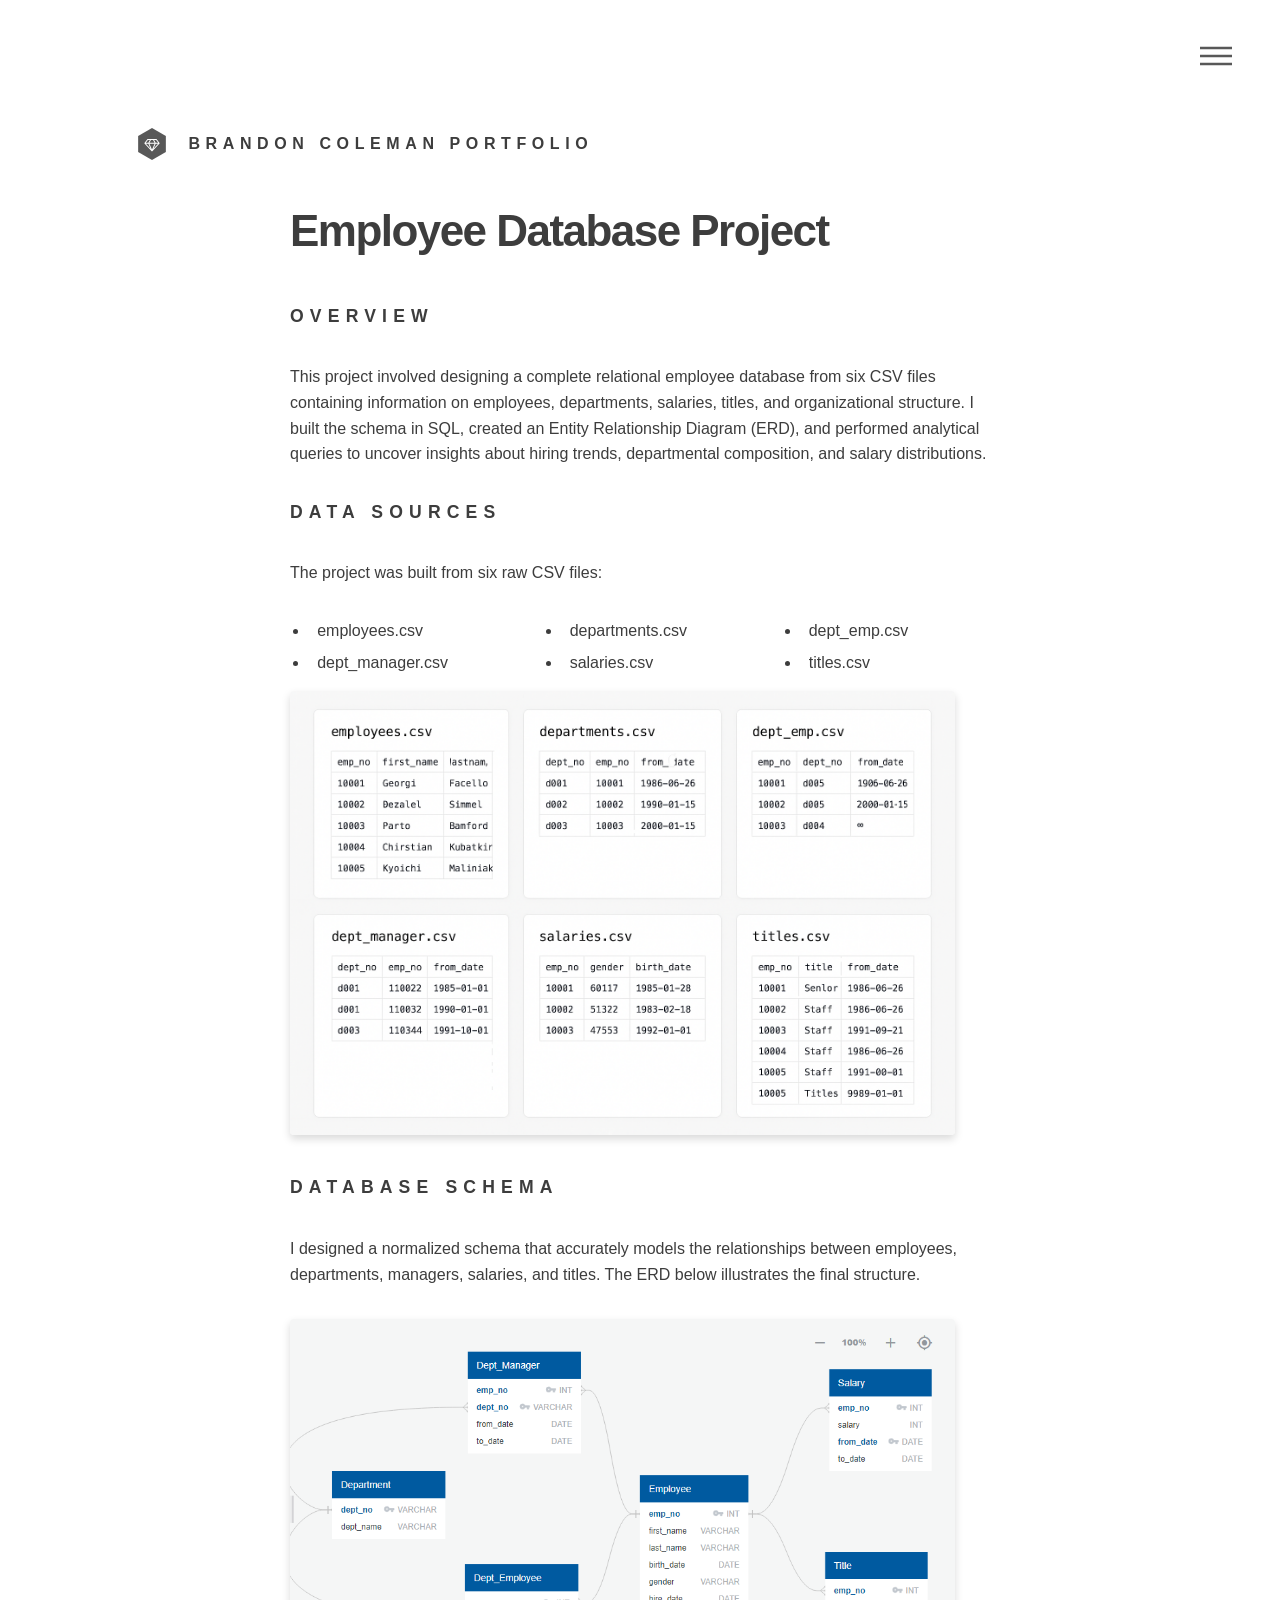
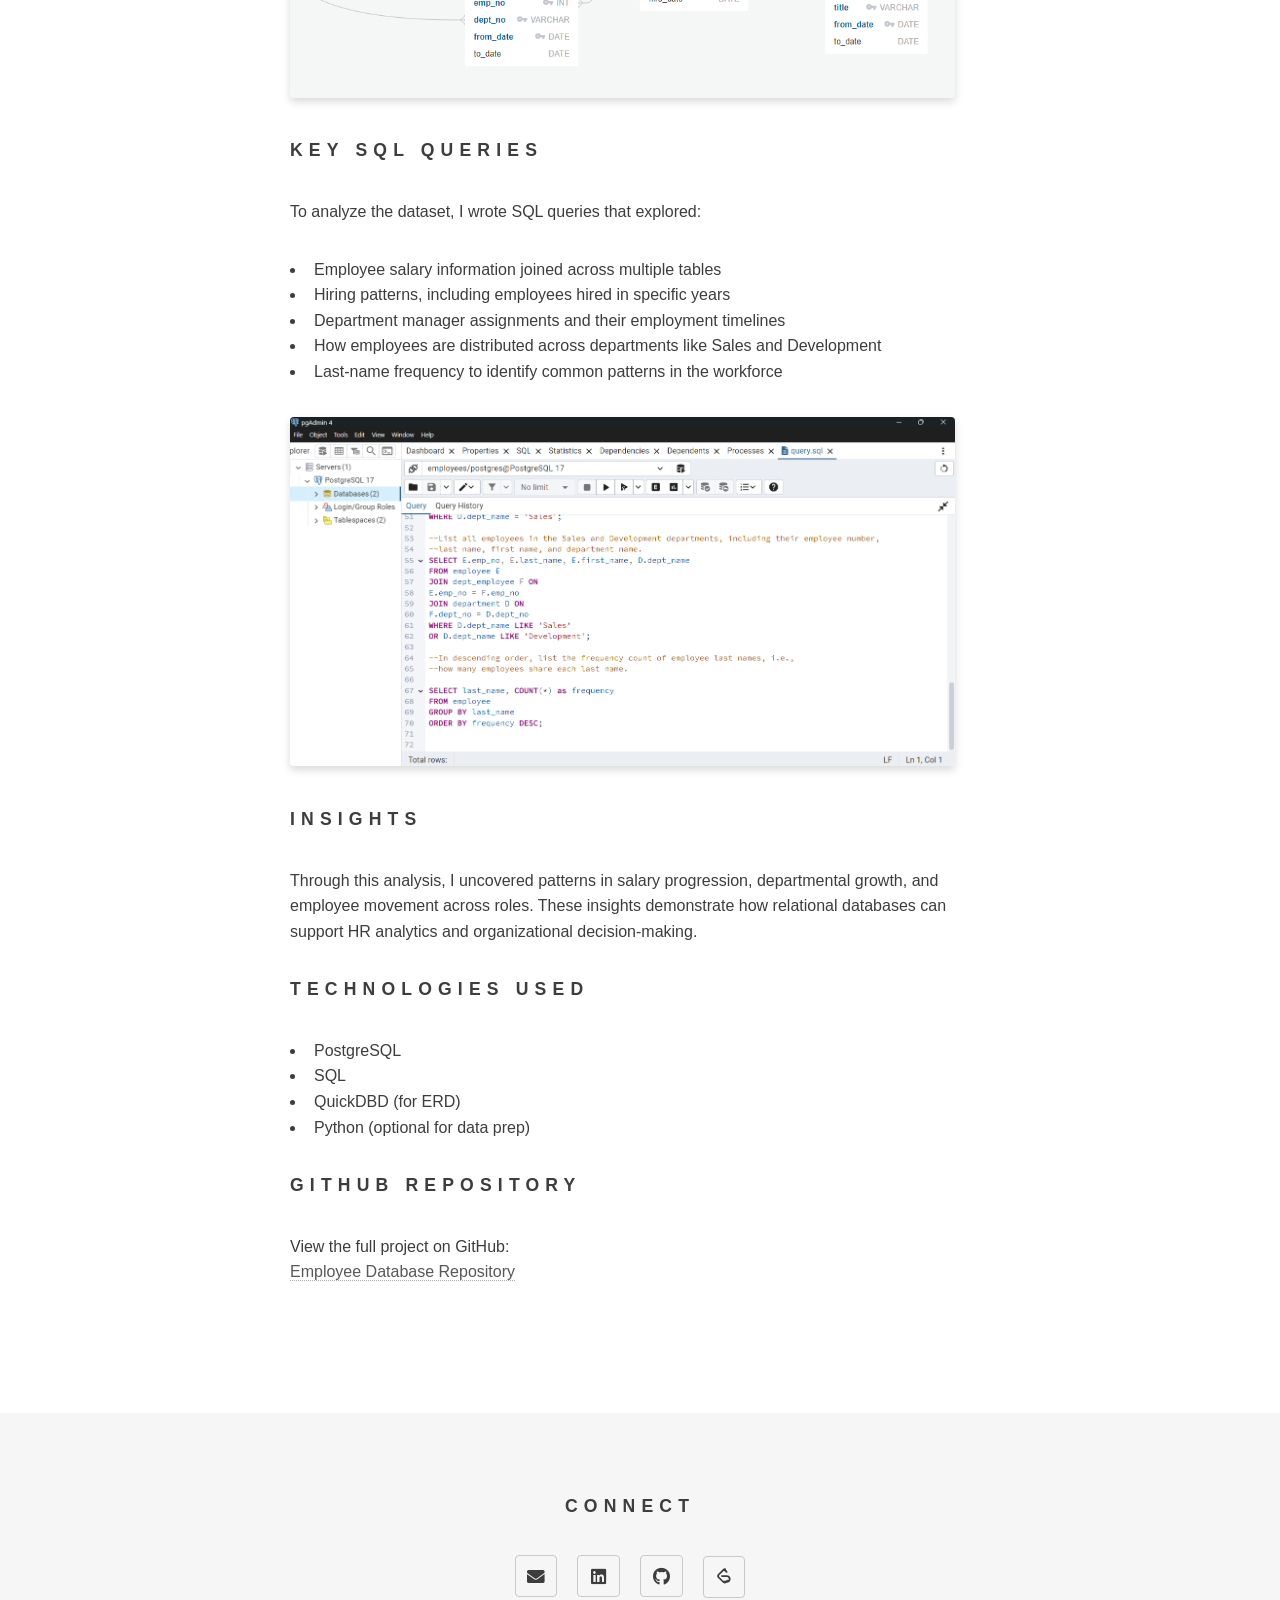
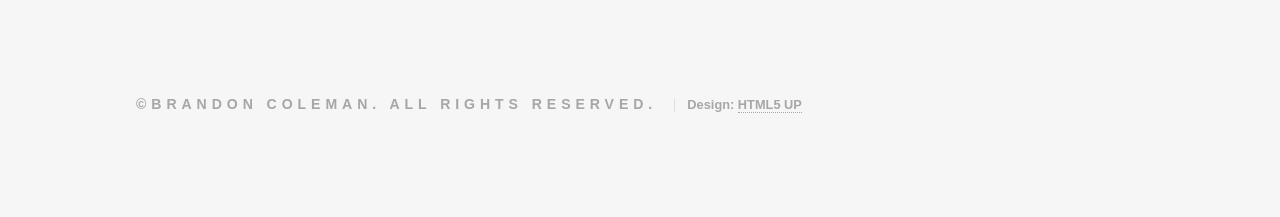
<file: employee.html>
<!DOCTYPE HTML>
<html>

<head>
    <title>Employee Database Project</title>
    <meta charset="utf-8" />
    <meta name="viewport" content="width=device-width, initial-scale=1, user-scalable=no" />
    <link rel="stylesheet" href="assets/css/main.css" />
</head>

<body class="is-preload">

    <!-- Wrapper -->
    <div id="wrapper">

        <!-- Wrapper -->
        <div id="wrapper">

            <!-- Header -->
            <header id="header">
                <div class="inner">

                    <!-- Logo -->
                    <a href="index.html" class="logo">
                        <span class="symbol"><img src="images/logo.svg" alt="" /></span>
                        <span class="title">Brandon Coleman Portfolio</span>
                    </a>
                    <!-- Nav -->
                    <nav>
                        <ul>
                            <li><a href="#menu">Menu</a></li>
                        </ul>
                    </nav>
                </div>
            </header>

		<!-- Menu -->
		<nav id="menu">
			<h2>Menu</h2>
			<ul>
				<li><a href="index.html">Home</a></li>
				<li><a href="aboutme.html">About Me</a></li>
				<li>
					<span class="opener">Projects</span>
					<ul>
						<a href="rainfall.html">Rainfall Prediction</a>
						<a href="citibike.html">CitiBike Analysis</a>
						<a href="mars.html">Mission to Mars</a>
						<a href="leetcode.html">LeetCode Practice</a>
						<a href="etl.html">ETL Pipeline</a>
						<a href="employee.html">Employee Database</a>
						<a href="vacancy.html">Vacancy Collaborative</a>

					</ul>
				</li>
				<li><a href="resume.html">Resume</a></li>
				<li><a href="contact.html">Contact</a></li>
			</ul>
		</nav>
            <!-- Main -->
            <div id="main">
                <div class="content-block">
                    <h1>Employee Database Project</h1>

                    <section>
                        <h2>Overview</h2>
                        <p>
                            This project involved designing a complete relational employee database from six CSV files
                            containing information on employees, departments, salaries, titles, and organizational
                            structure. I built the schema in SQL, created an Entity Relationship Diagram (ERD), and
                            performed analytical queries to uncover insights about hiring trends, departmental
                            composition,
                            and salary distributions.
                        </p>
                    </section>

                    <section>
                        <h2>Data Sources</h2>
                        <p>The project was built from six raw CSV files:</p>
                        <div class="csv-grid">
                            <ul>
                                <li>employees.csv</li>
                                <li>departments.csv</li>
                                <li>dept_emp.csv</li>
                                <li>dept_manager.csv</li>
                                <li>salaries.csv</li>
                                <li>titles.csv</li>
                            </ul>
                        </div>


                        <!-- Placeholder: Screenshot of CSV folder or sample rows -->
                        <span class="inline-visual">
                            <img src="/images/six_csvs_employeeDB.png" alt="Placeholder for data preview" />
                        </span>
                    </section>
                    <p></p>
                    <section>
                        <h2>Database Schema</h2>
                        <p>
                            I designed a normalized schema that accurately models the relationships between employees,
                            departments, managers, salaries, and titles. The ERD below illustrates the final structure.
                        </p>

                        <!-- Placeholder: ERD Diagram -->
                        <span class="inline-visual">
                            <img src="/images/Employees_ERD.png" alt="Placeholder for ERD diagram" />
                        </span>
                    </section>
                    <p></p>
                    <section>
                        <h2>Key SQL Queries</h2>
                        <p>
                            To analyze the dataset, I wrote SQL queries that explored:
                        </p>
                        <ul>
                            <li>Employee salary information joined across multiple tables</li>
                            <li>Hiring patterns, including employees hired in specific years </li>
                            <li>Department manager assignments and their employment timelines </li>
                            <li>How employees are distributed across departments like Sales and Development</li>
                            <li>Last‑name frequency to identify common patterns in the workforce</li>
                        </ul>

                        <!-- Placeholder: SQL screenshot -->
                        <span class="inline-visual">
                            <img src="/images/emp_query.png" alt="Placeholder for SQL query screenshot" />
                        </span>
                    </section>
                    <p></p>
                    <section>
                        <h2>Insights</h2>
                        <p>
                            Through this analysis, I uncovered patterns in salary progression, departmental growth, and
                            employee movement across roles. These insights demonstrate how relational databases can
                            support
                            HR analytics and organizational decision‑making.
                        </p>
                    </section>

                    <section>
                        <h2>Technologies Used</h2>
                        <ul>
                            <li>PostgreSQL</li>
                            <li>SQL</li>
                            <li>QuickDBD (for ERD)</li>
                            <li>Python (optional for data prep)</li>
                        </ul>
                    </section>

                    <section>
                        <h2>GitHub Repository</h2>
                        <p>
                            View the full project on GitHub:
                            <br />
                            <a href="https://github.com/bcoleman-data/Employees_DB_HW9/" target="_blank">
                                Employee Database Repository
                            </a>
                        </p>
                    </section>

                </div>
            </div>
            <!-- Footer -->
            <footer id="footer">
                <div class="inner">

                    <section style="text-align: center;">
                        <h2>Connect</h2>
                        <!-- Email and Social -->

                        <ul class="icons" style="justify-content: center;">
                            <li>
                                <a href="mailto:bcoleman-data@outlook.com" class="icon solid style2 fa-envelope">
                                    <span class="label">Email</span>
                                </a>
                            </li>

                            <li>
                                <a href="https://linkedin.com/in/bcoleman0" class="icon brands style2 fa-linkedin">
                                    <span class="label">LinkedIn</span>
                                </a>
                            </li>

                            <li>
                                <a href="https://github.com/bcoleman-data" class="icon brands style2 fa-github">
                                    <span class="label">GitHub</span>
                                </a>
                            </li>

                            <!-- LeetCode SVG icon -->
                            <li>
                                <a href="https://leetcode.com/u/bcoleman-data/" class="icon style2">
                                    <span class="label">LeetCode</span>
                                    <svg class="leetcode-icon" viewBox="0 0 64 64" aria-hidden="true">
                                        <path
                                            d="M41 4c-2 0-4 .8-5.7 2.3L18.8 22.8c-3.1 3.1-3.1 8.1 0 11.2l16.5 16.5c1.6 1.6 3.6 2.3 5.7 2.3s4.1-.8 5.7-2.3l4.2-4.2c1.2-1.2 1.2-3.1 0-4.3-1.2-1.2-3.1-1.2-4.3 0l-4.2 4.2c-.6.6-1.3.9-2.1.9s-1.5-.3-2.1-.9L23.1 30.8c-1.2-1.2-1.2-3.1 0-4.3L36.2 13.4c.6-.6 1.3-.9 2.1-.9s1.5.3 2.1.9l4.2 4.2c1.2 1.2 3.1 1.2 4.3 0 1.2-1.2 1.2-3.1 0-4.3l-4.2-4.2C45.1 4.8 43 4 41 4zm6.5 22H31.8c-1.7 0-3 1.3-3 3s1.3 3 3 3h15.7c3.3 0 6 2.7 6 6s-2.7 6-6 6h-9.2c-1.7 0-3 1.3-3 3s1.3 3 3 3h9.2c6.6 0 12-5.4 12-12s-5.4-12-12-12z" />
                                    </svg>
                                </a>
                            </li>

                        </ul>

                    </section>

                    <ul class="copyright">
                        <li><strong>
                                <h2>&copy;Brandon Coleman. All rights reserved.</h2>
                            </strong></li>
                        <li><strong>Design: <a href="http://html5up.net">HTML5 UP</a></strong></li>
                    </ul>
                </div>
            </footer>



        </div>

        <script src="assets/js/jquery.min.js"></script>
        <script src="assets/js/browser.min.js"></script>
        <script src="assets/js/breakpoints.min.js"></script>
        <script src="assets/js/util.js"></script>
        <script src="assets/js/main.js"></script>

</body>

</html>
</file>
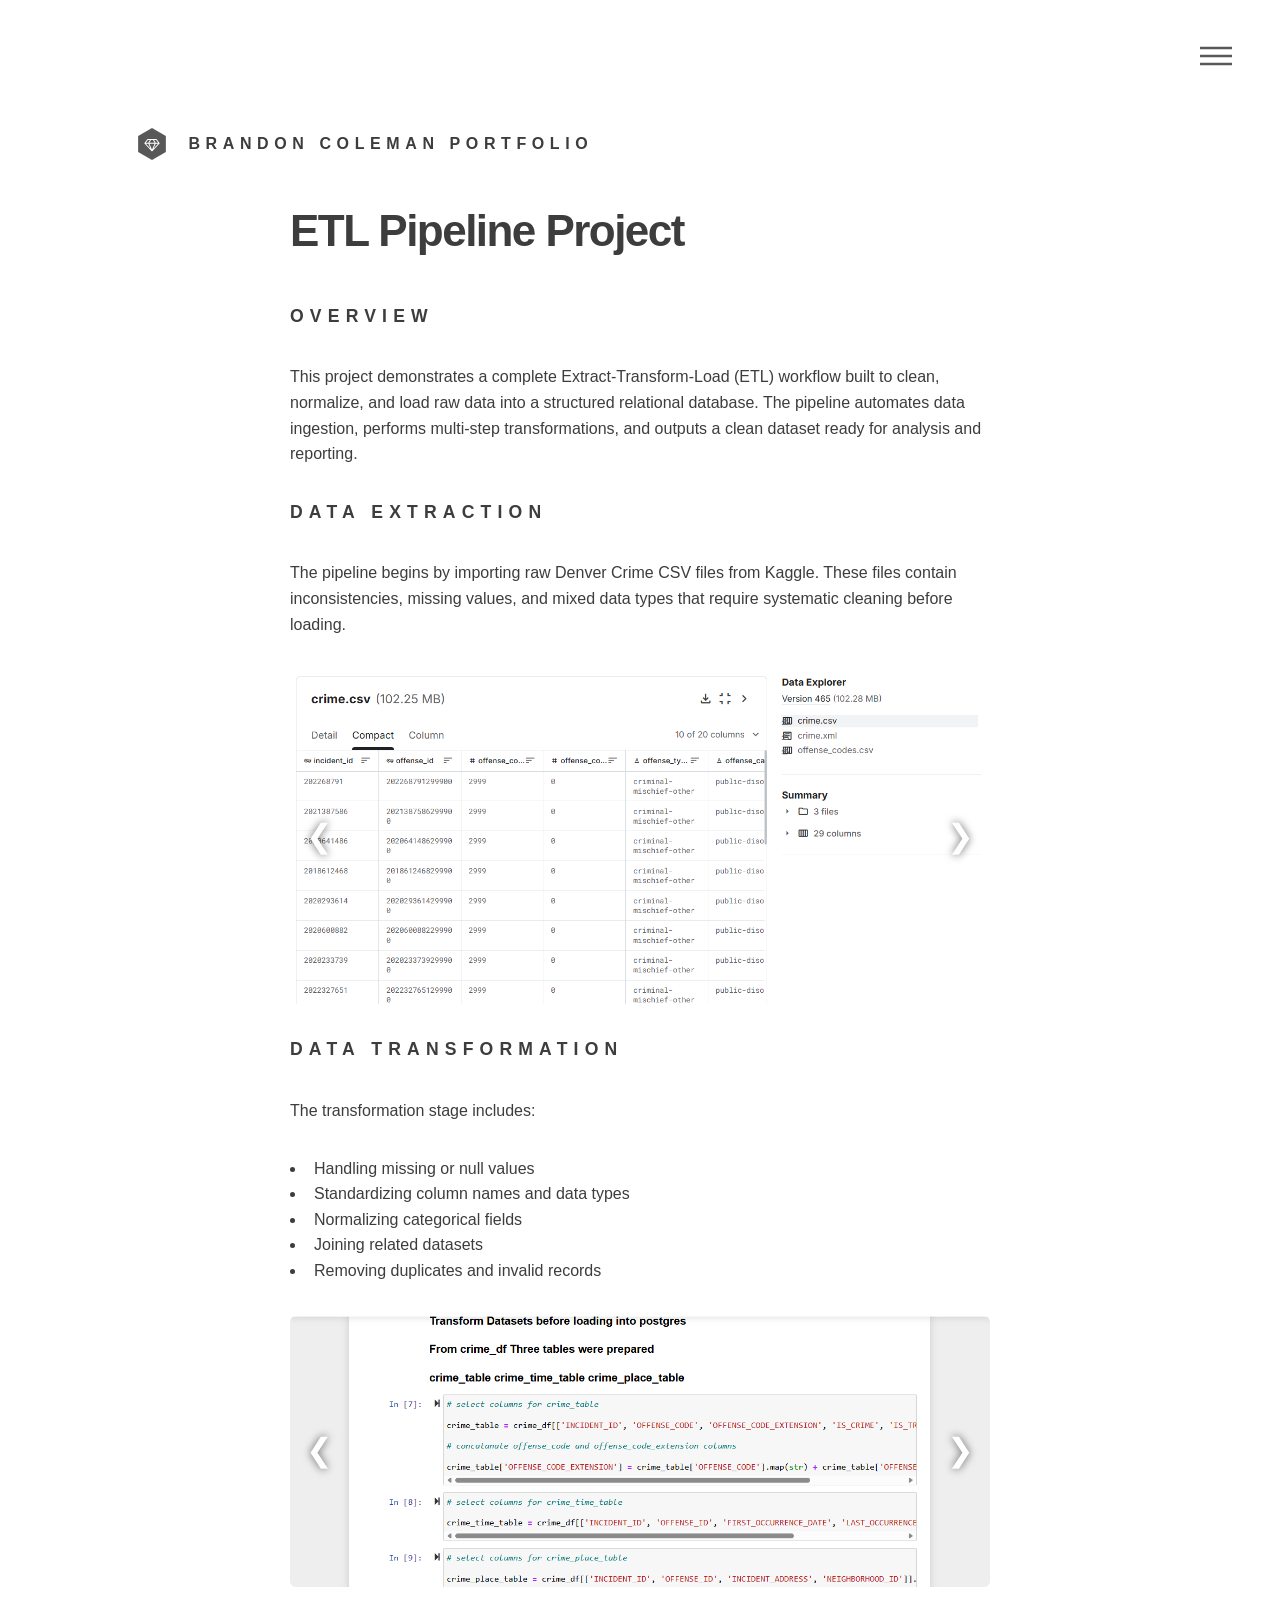
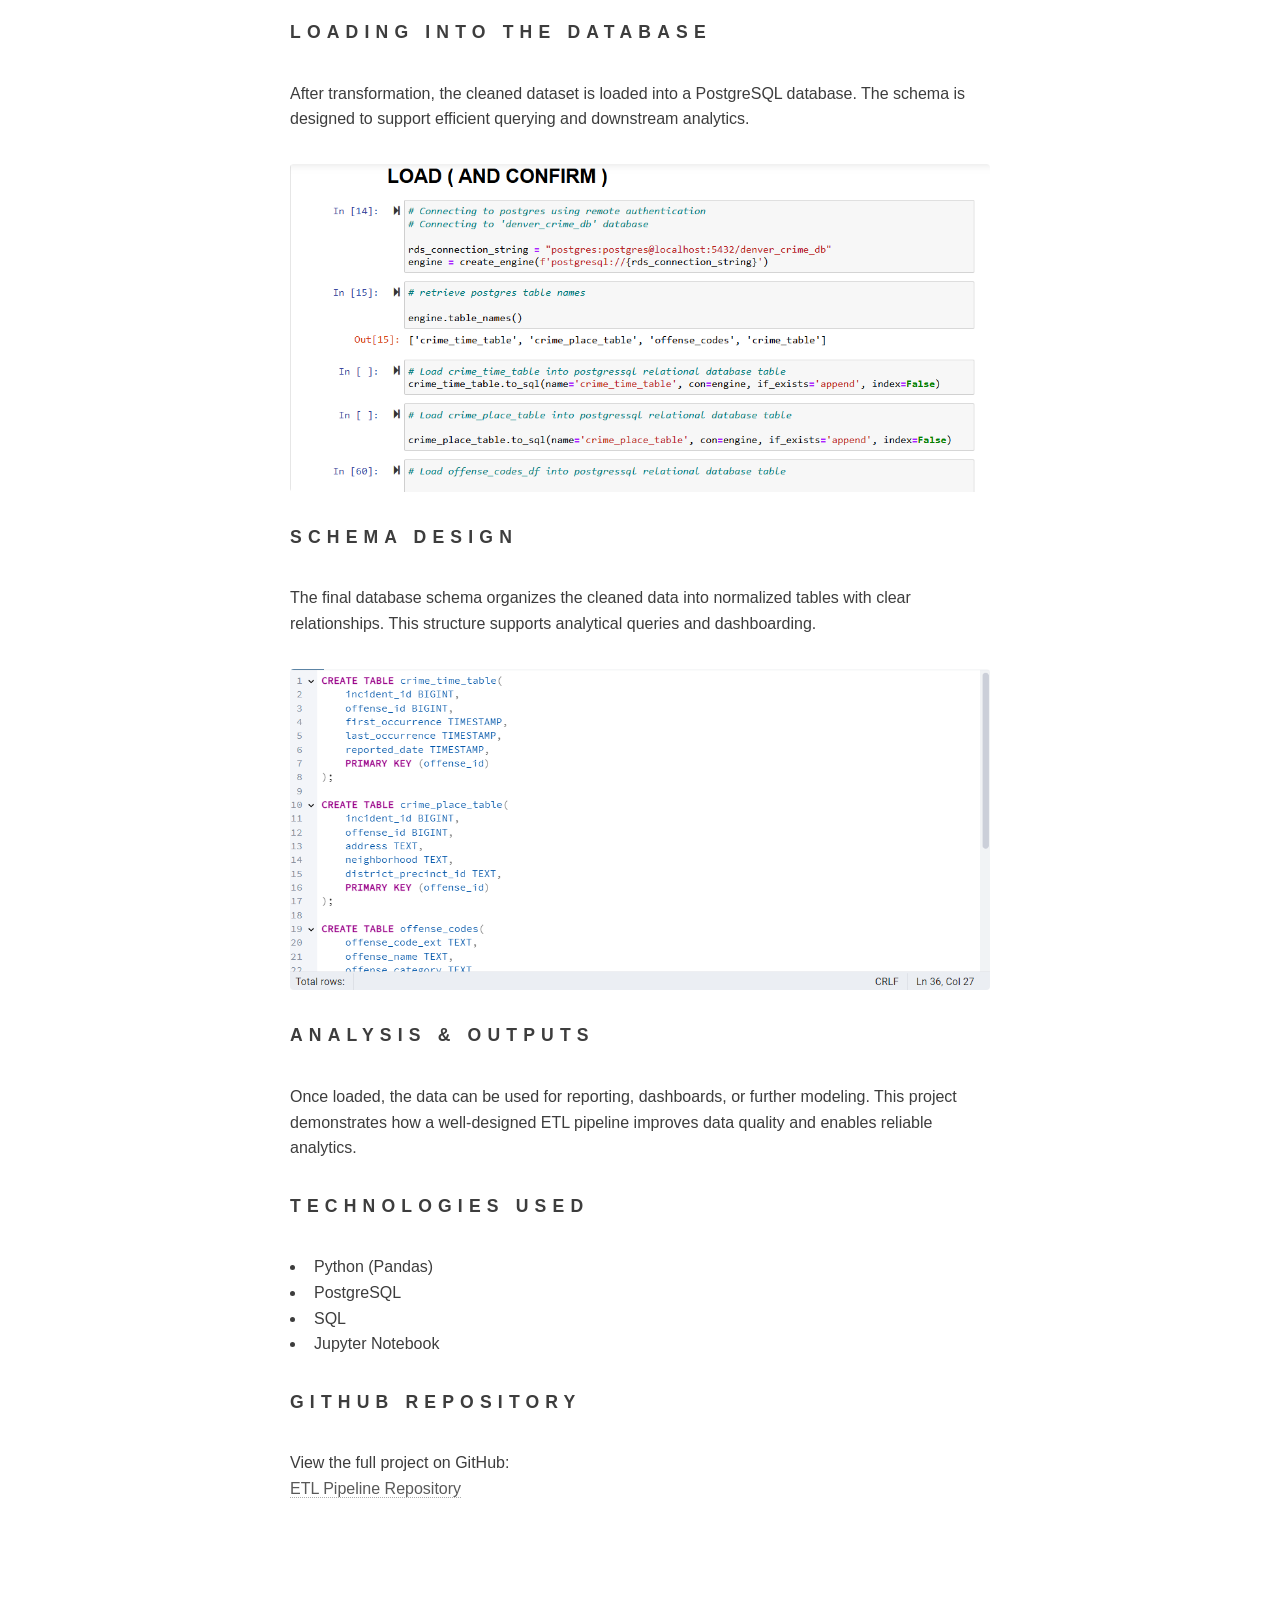
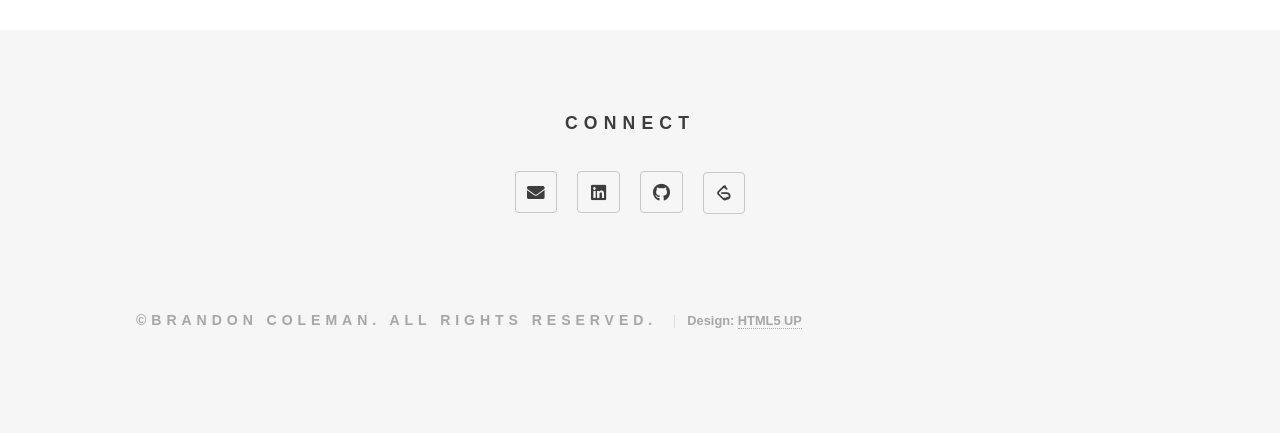
<file: etl.html>
<!DOCTYPE HTML>
<html>

<head>
    <title>ETL Pipeline Project</title>
    <meta charset="utf-8" />
    <meta name="viewport" content="width=device-width, initial-scale=1, user-scalable=no" />
    <link rel="stylesheet" href="assets/css/main.css" />
</head>

<body class="is-preload">

    <!-- Wrapper -->
    <div id="wrapper">

        <!-- Header -->
        <header id="header">
            <div class="inner">

                <!-- Logo -->
                <a href="index.html" class="logo">
                    <span class="symbol"><img src="images/logo.svg" alt="" /></span>
                    <span class="title">Brandon Coleman Portfolio</span>
                </a>
                <!-- Nav -->
                <nav>
                    <ul>
                        <li><a href="#menu">Menu</a></li>
                    </ul>
                </nav>
            </div>
        </header>

        <!-- Menu -->
        <nav id="menu">
            <h2>Menu</h2>
            <ul>
                <li><a href="index.html">Home</a></li>
                <li><a href="aboutme.html">About Me</a></li>
                <li>
                    <span class="opener">Projects</span>
                    <ul>
                        <a href="rainfall.html">Rainfall Prediction</a>
                        <a href="citibike.html">CitiBike Analysis</a>
                        <a href="mars.html">Mission to Mars</a>
                        <a href="leetcode.html">LeetCode Practice</a>
                        <a href="etl.html">ETL Pipeline</a>
                        <a href="employee.html">Employee Database</a>
                        <a href="vacancy.html">Vacancy Collaborative</a>

                    </ul>
                </li>
                <li><a href="resume.html">Resume</a></li>
                <li><a href="contact.html">Contact</a></li>
            </ul>
        </nav>

        <!-- Main -->
        <div id="main">
            <div class="content-block">
                <h1>ETL Pipeline Project</h1>

                <section>
                    <h2>Overview</h2>
                    <p>
                        This project demonstrates a complete Extract‑Transform‑Load (ETL) workflow built to clean,
                        normalize, and load raw data into a structured relational database. The pipeline automates data
                        ingestion, performs multi‑step transformations, and outputs a clean dataset ready for analysis
                        and reporting.
                    </p>
                </section>

                <section>
                    <h2>Data Extraction</h2>
                    <p>
                        The pipeline begins by importing raw Denver Crime CSV files from Kaggle. These files contain
                        inconsistencies, missing values, and mixed data types that require systematic cleaning before
                        loading.
                    </p>
                    <div class="carousel-container carousel-1">
                        <div class="carousel">
                            <img src="/images/denver_crime.png" class="active">
                            <img src="/images/offense_codes.png">
                        </div>
                        <div class="carousel-controls"> <span class="prev">&#10094;</span> <span
                                class="next">&#10095;</span> </div>
                    </div>

                </section>

                <section>
                    <h2>Data Transformation</h2>
                    <p>
                        The transformation stage includes:
                    </p>
                    <ul>
                        <li>Handling missing or null values</li>
                        <li>Standardizing column names and data types</li>
                        <li>Normalizing categorical fields</li>
                        <li>Joining related datasets</li>
                        <li>Removing duplicates and invalid records</li>
                    </ul>
                </section>
                    <p></p>
                <section>
                    <div class="carousel-container carousel-2">
                        <div class="carousel"> 
                            <img src="/images/ETL_Denver_transform.png" class="active"> 
                            <img src="/images/denver_etl_t2.png">
                        </div>
                        <div class="carousel-controls"> <span class="prev">&#10094;</span> <span
                                class="next">&#10095;</span> </div>
                    </div>
                </section>

                <section>
                    <h2>Loading Into the Database</h2>
                    <p>
                        After transformation, the cleaned dataset is loaded into a PostgreSQL database. The schema is
                        designed to support efficient querying and downstream analytics.
                    </p>

                    <!-- Placeholder: Database load confirmation -->
                    <span class="image fit">
                        <img src="/images/postgres_load_etl.png" alt="Placeholder for database load screenshot" />
                    </span>
                </section>

                <section>
                    <h2>Schema Design</h2>
                    <p>
                        The final database schema organizes the cleaned data into normalized tables with clear
                        relationships. This structure supports analytical queries and dashboarding.
                    </p>

                    <!-- Placeholder: Schema diagram -->
                    <span class="image fit">
                        <img src="/images/etl_schema.png" alt="Placeholder for schema or ERD diagram" />
                    </span>
                </section>

                <section>
                    <h2>Analysis & Outputs</h2>
                    <p>
                        Once loaded, the data can be used for reporting, dashboards, or further modeling. This project
                        demonstrates how a well‑designed ETL pipeline improves data quality and enables reliable
                        analytics.
                    </p>

                </section>

                <section>
                    <h2>Technologies Used</h2>
                    <ul>
                        <li>Python (Pandas)</li>
                        <li>PostgreSQL</li>
                        <li>SQL</li>
                        <li>Jupyter Notebook</li>
                    </ul>
                </section>

                <section>
                    <h2>GitHub Repository</h2>
                    <p>
                        View the full project on GitHub:
                        <br />
                        <a href="https://github.com/bcoleman-data/DenverCrime" target="_blank">
                            ETL Pipeline Repository
                        </a>
                    </p>
                </section>

            </div>
        </div>

        <!-- Footer -->
        <footer id="footer">
            <div class="inner">

                <section style="text-align: center;">
                    <h2>Connect</h2>
                    <!-- Email and Social -->

                    <ul class="icons" style="justify-content: center;">
                        <li>
                            <a href="mailto:bcoleman-data@outlook.com" class="icon solid style2 fa-envelope">
                                <span class="label">Email</span>
                            </a>
                        </li>

                        <li>
                            <a href="https://linkedin.com/in/bcoleman0" class="icon brands style2 fa-linkedin">
                                <span class="label">LinkedIn</span>
                            </a>
                        </li>

                        <li>
                            <a href="https://github.com/bcoleman-data" class="icon brands style2 fa-github">
                                <span class="label">GitHub</span>
                            </a>
                        </li>

                        <!-- LeetCode SVG icon -->
                        <li>
                            <a href="https://leetcode.com/u/bcoleman-data/" class="icon style2">
                                <span class="label">LeetCode</span>
                                <svg class="leetcode-icon" viewBox="0 0 64 64" aria-hidden="true">
                                    <path
                                        d="M41 4c-2 0-4 .8-5.7 2.3L18.8 22.8c-3.1 3.1-3.1 8.1 0 11.2l16.5 16.5c1.6 1.6 3.6 2.3 5.7 2.3s4.1-.8 5.7-2.3l4.2-4.2c1.2-1.2 1.2-3.1 0-4.3-1.2-1.2-3.1-1.2-4.3 0l-4.2 4.2c-.6.6-1.3.9-2.1.9s-1.5-.3-2.1-.9L23.1 30.8c-1.2-1.2-1.2-3.1 0-4.3L36.2 13.4c.6-.6 1.3-.9 2.1-.9s1.5.3 2.1.9l4.2 4.2c1.2 1.2 3.1 1.2 4.3 0 1.2-1.2 1.2-3.1 0-4.3l-4.2-4.2C45.1 4.8 43 4 41 4zm6.5 22H31.8c-1.7 0-3 1.3-3 3s1.3 3 3 3h15.7c3.3 0 6 2.7 6 6s-2.7 6-6 6h-9.2c-1.7 0-3 1.3-3 3s1.3 3 3 3h9.2c6.6 0 12-5.4 12-12s-5.4-12-12-12z" />
                                </svg>
                            </a>
                        </li>

                    </ul>

                </section>

                <ul class="copyright">
                    <li><strong>
                            <h2>&copy;Brandon Coleman. All rights reserved.</h2>
                        </strong></li>
                    <li><strong>Design: <a href="http://html5up.net">HTML5 UP</a></strong></li>
                </ul>
            </div>
        </footer>



    </div>

    <script src="assets/js/jquery.min.js"></script>
    <script src="assets/js/browser.min.js"></script>
    <script src="assets/js/breakpoints.min.js"></script>
    <script src="assets/js/util.js"></script>
    <script src="assets/js/main.js"></script>

</body>

</html>
</file>
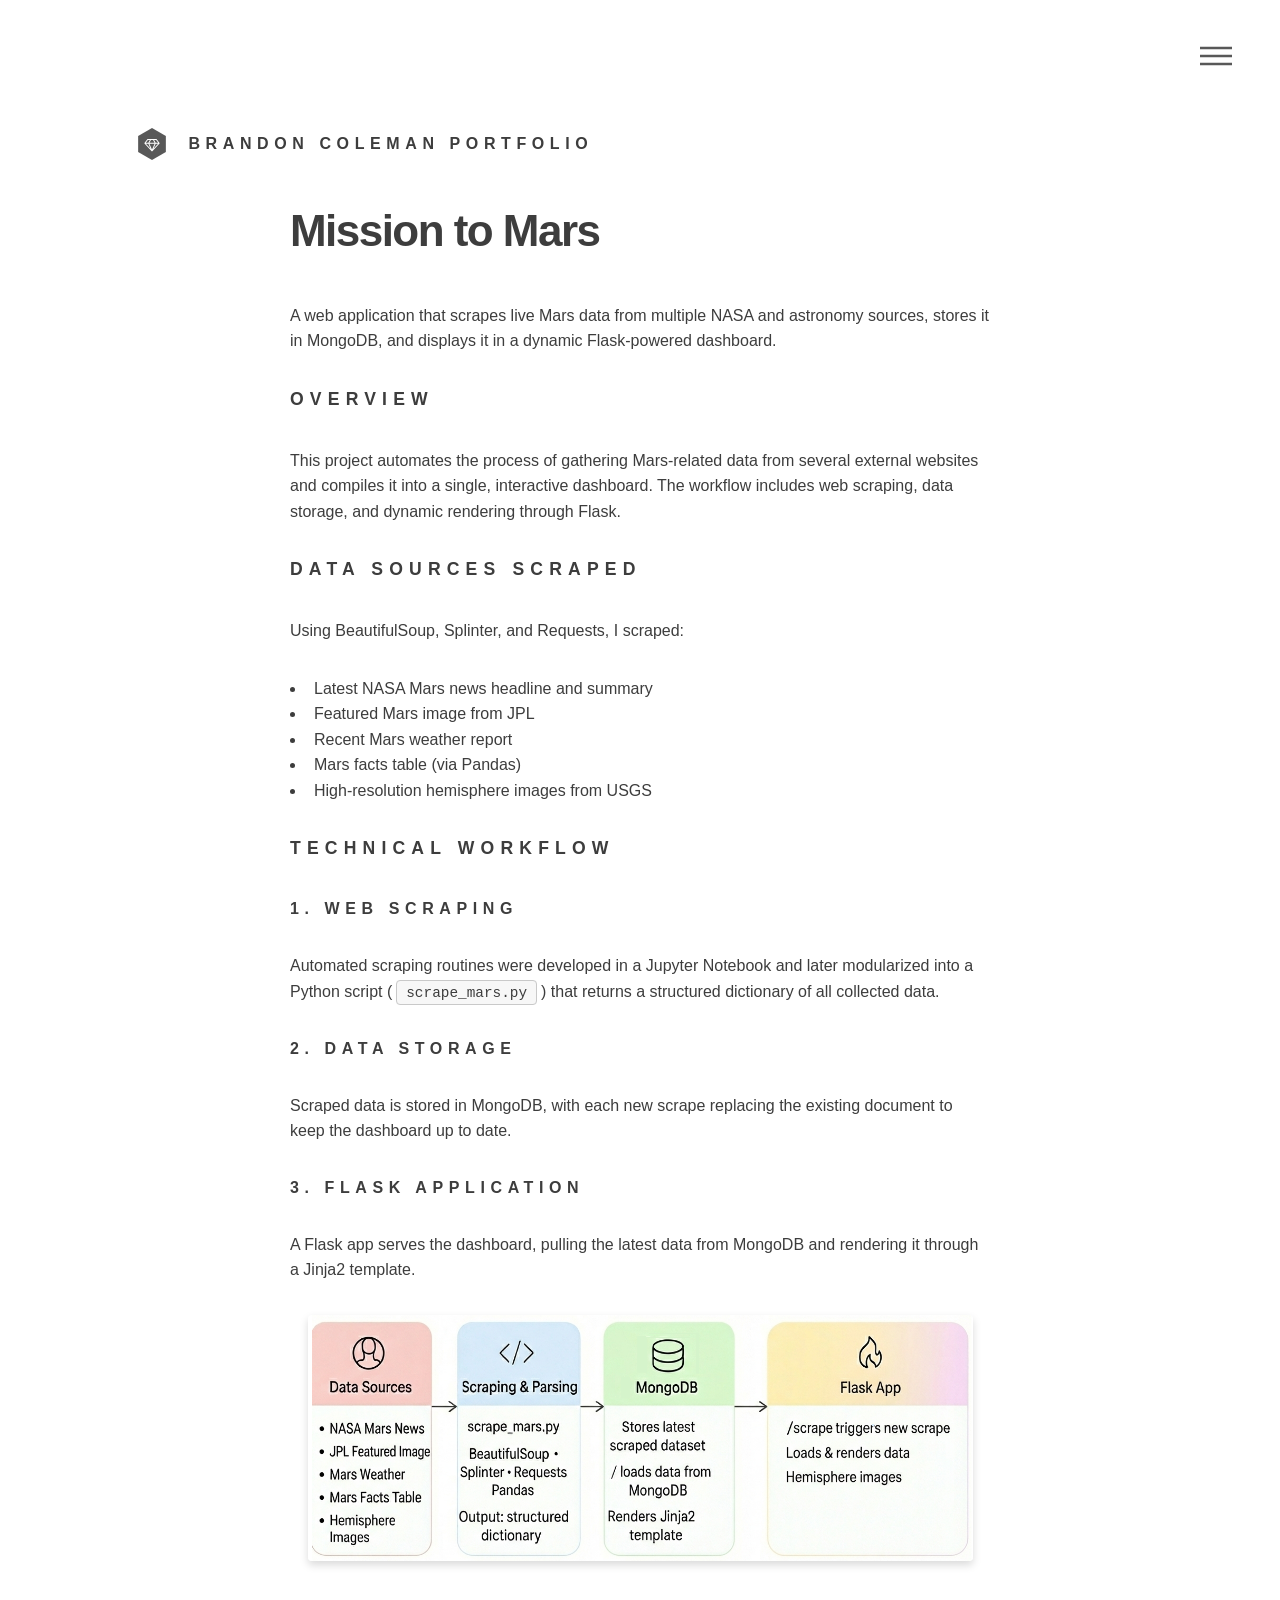
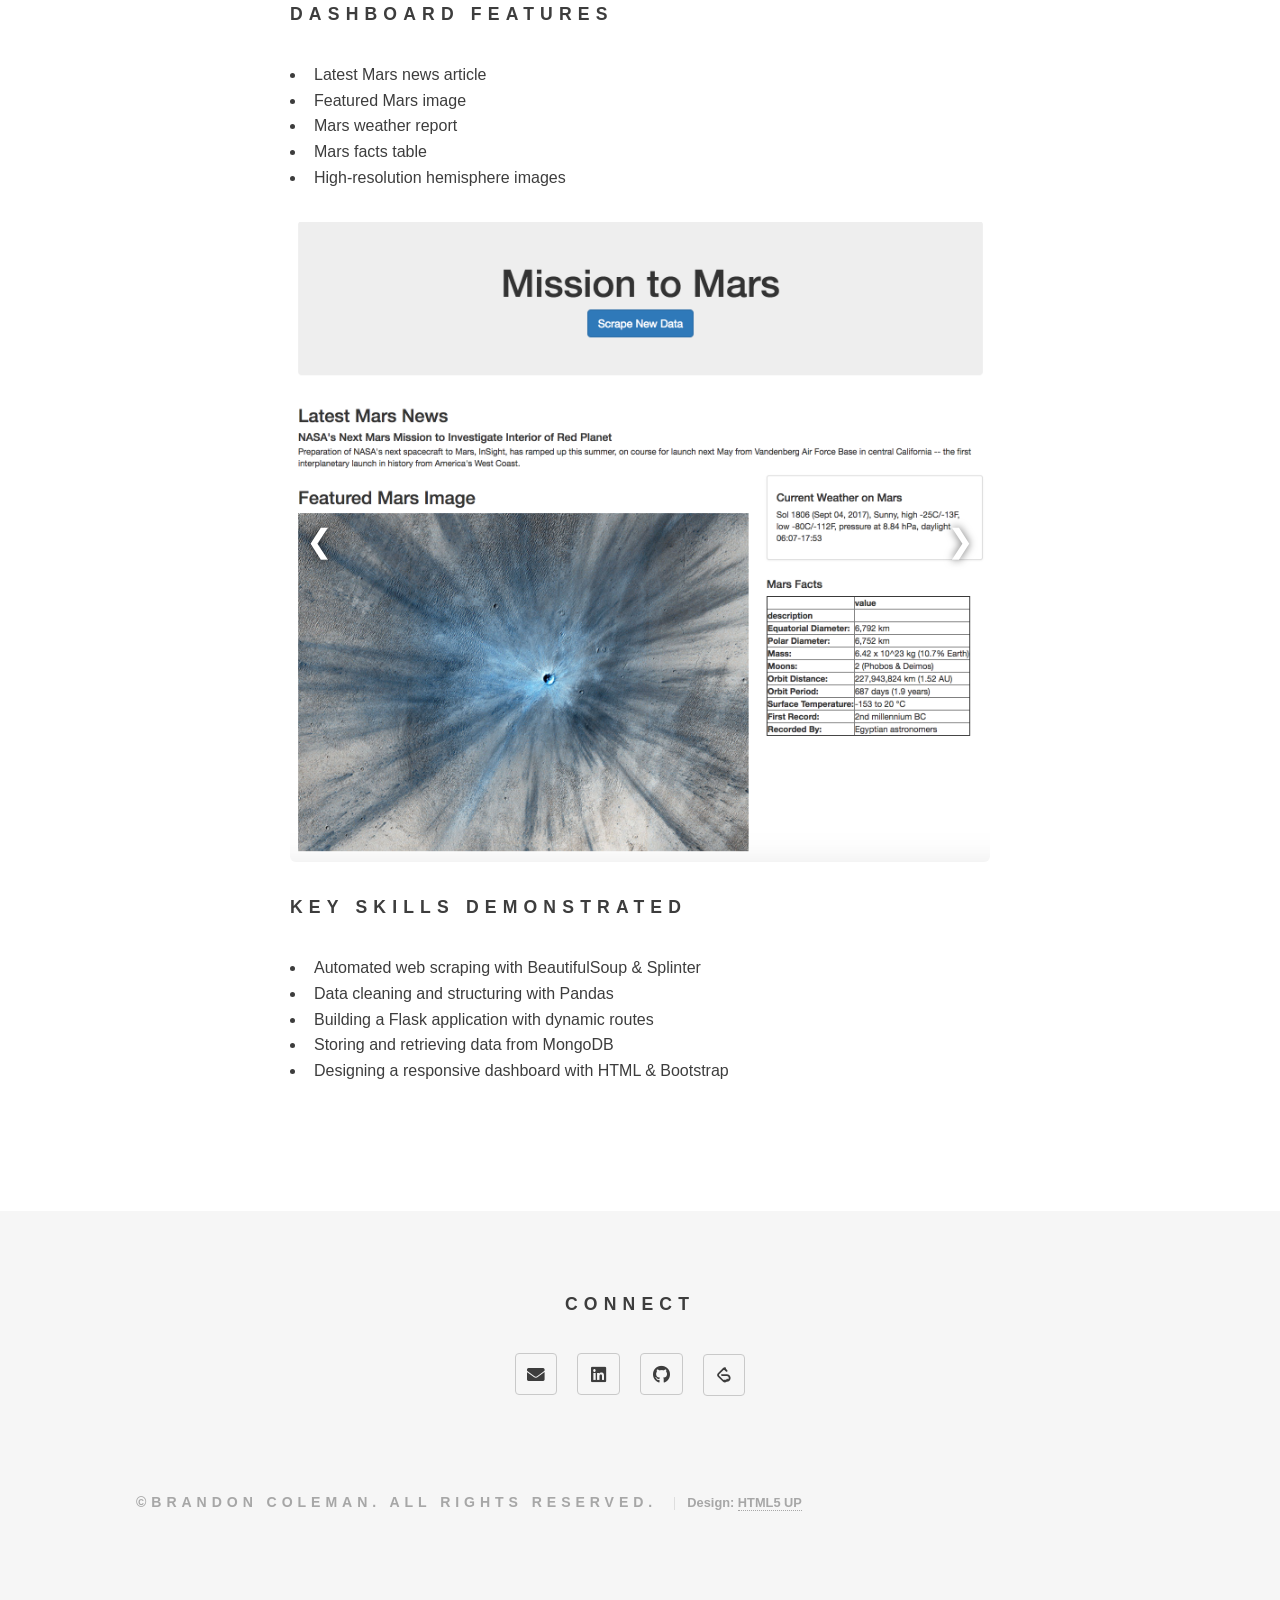
<file: mars.html>
<!DOCTYPE HTML>
<html>

<head>
    <title>Mission to Mars</title>
    <meta charset="utf-8" />
    <meta name="viewport" content="width=device-width, initial-scale=1, user-scalable=no" />
    <link rel="stylesheet" href="assets/css/main.css" />
    <noscript>
        <link rel="stylesheet" href="assets/css/noscript.css" />
    </noscript>
</head>

<body class="is-preload">

    <!-- Wrapper -->
    <div id="wrapper">

        <!-- Header -->
        <header id="header">
            <div class="inner">

                <!-- Logo -->
                <a href="index.html" class="logo">
                    <span class="symbol"><img src="images/logo.svg" alt="" /></span>
                    <span class="title">Brandon Coleman Portfolio</span>
                </a>

                <!-- Nav -->
                <nav>
                    <ul>
                        <li><a href="#menu">Menu</a></li>
                    </ul>
                </nav>

            </div>
        </header>
        <!-- Menu -->
        <nav id="menu">
            <h2>Menu</h2>
            <ul>
                <li><a href="index.html">Home</a></li>
                <li><a href="aboutme.html">About Me</a></li>
                <li>
                    <span class="opener">Projects</span>
                    <ul>
                        <a href="rainfall.html">Rainfall Prediction</a>
                        <a href="citibike.html">CitiBike Analysis</a>
                        <a href="mars.html">Mission to Mars</a>
                        <a href="leetcode.html">LeetCode Practice</a>
                        <a href="etl.html">ETL Pipeline</a>
                        <a href="employee.html">Employee Database</a>
                        <a href="vacancy.html">Vacancy Collaborative</a>

                    </ul>
                </li>
                <li><a href="resume.html">Resume</a></li>
                <li><a href="contact.html">Contact</a></li>
            </ul>
        </nav>

        <!-- Main Content -->
        <div id="main">
            <div class="content-block">

                <header class="major">
                    <h1>Mission to Mars</h1>
                </header>

                <p>
                    A web application that scrapes live Mars data from multiple NASA and astronomy sources,
                    stores it in MongoDB, and displays it in a dynamic Flask-powered dashboard.
                </p>

                <!-- ========================= -->
                <!-- Overview Section          -->
                <!-- ========================= -->
                <h2>Overview</h2>
                <p>
                    This project automates the process of gathering Mars-related data from several external
                    websites and compiles it into a single, interactive dashboard. The workflow includes
                    web scraping, data storage, and dynamic rendering through Flask.
                </p>

                <!-- Placeholder for hero visual -->
                <div class="inline-visual">
                    <!-- Add dashboard screenshot or hero image here -->
                </div>

                <!-- ========================= -->
                <!-- Data Sources Section      -->
                <!-- ========================= -->
                <h2>Data Sources Scraped</h2>
                <p>Using BeautifulSoup, Splinter, and Requests, I scraped:</p>

                <ul>
                    <li>Latest NASA Mars news headline and summary</li>
                    <li>Featured Mars image from JPL</li>
                    <li>Recent Mars weather report</li>
                    <li>Mars facts table (via Pandas)</li>
                    <li>High-resolution hemisphere images from USGS</li>
                </ul>

                <!-- Placeholder for data source visual -->
                <div class="inline-visual">
                    <!-- Add a 2x3 or 1x5 visual of data sources here -->
                </div>

                <!-- ========================= -->
                <!-- Technical Workflow        -->
                <!-- ========================= -->
                <h2>Technical Workflow</h2>

                <h3>1. Web Scraping</h3>
                <p>
                    Automated scraping routines were developed in a Jupyter Notebook and later modularized
                    into a Python script (<code>scrape_mars.py</code>) that returns a structured dictionary
                    of all collected data.
                </p>

                <h3>2. Data Storage</h3>
                <p>
                    Scraped data is stored in MongoDB, with each new scrape replacing the existing document
                    to keep the dashboard up to date.
                </p>

                <h3>3. Flask Application</h3>
                <p>
                    A Flask app serves the dashboard, pulling the latest data from MongoDB and rendering it
                    through a Jinja2 template.
                </p>

                <!-- Placeholder for workflow diagram -->
                <div class="inline-visual">
                    <img src="/images/MtMWrkFlow.png" alt="Placeholder for database load screenshot" />
                </div>

                <!-- ========================= -->
                <!-- Dashboard Features        -->
                <!-- ========================= -->
                <h2>Dashboard Features</h2>
                <ul>
                    <li>Latest Mars news article</li>
                    <li>Featured Mars image</li>
                    <li>Mars weather report</li>
                    <li>Mars facts table</li>
                    <li>High-resolution hemisphere images</li>
                </ul>

                <!-- Placeholder for dashboard screenshot -->
                  <div class="carousel-container carousel-1">
                        <div class="carousel">
                            <img src="/images/scrape_mars_finalapp.png" class="active">
                            <img src="/images/scrape_mars_2.png">
                        </div>
                        <div class="carousel-controls"> <span class="prev">&#10094;</span> <span
                                class="next">&#10095;</span> </div>
                    </div>

                <!-- ========================= -->
                <!-- Skills Demonstrated       -->
                <!-- ========================= -->
                <h2>Key Skills Demonstrated</h2>
                <ul>
                    <li>Automated web scraping with BeautifulSoup & Splinter</li>
                    <li>Data cleaning and structuring with Pandas</li>
                    <li>Building a Flask application with dynamic routes</li>
                    <li>Storing and retrieving data from MongoDB</li>
                    <li>Designing a responsive dashboard with HTML & Bootstrap</li>
                </ul>

            </div>
        </div>

        <!-- Footer -->
        <footer id="footer">
            <div class="inner">

                <section style="text-align: center;">
                    <h2>Connect</h2>
                    <!-- Email and Social -->

                    <ul class="icons" style="justify-content: center;">
                        <li>
                            <a href="mailto:bcoleman-data@outlook.com" class="icon solid style2 fa-envelope">
                                <span class="label">Email</span>
                            </a>
                        </li>

                        <li>
                            <a href="https://linkedin.com/in/bcoleman0" class="icon brands style2 fa-linkedin">
                                <span class="label">LinkedIn</span>
                            </a>
                        </li>

                        <li>
                            <a href="https://github.com/bcoleman-data" class="icon brands style2 fa-github">
                                <span class="label">GitHub</span>
                            </a>
                        </li>

                        <!-- LeetCode SVG icon -->
                        <li>
                            <a href="https://leetcode.com/u/bcoleman-data/" class="icon style2">
                                <span class="label">LeetCode</span>
                                <svg class="leetcode-icon" viewBox="0 0 64 64" aria-hidden="true">
                                    <path
                                        d="M41 4c-2 0-4 .8-5.7 2.3L18.8 22.8c-3.1 3.1-3.1 8.1 0 11.2l16.5 16.5c1.6 1.6 3.6 2.3 5.7 2.3s4.1-.8 5.7-2.3l4.2-4.2c1.2-1.2 1.2-3.1 0-4.3-1.2-1.2-3.1-1.2-4.3 0l-4.2 4.2c-.6.6-1.3.9-2.1.9s-1.5-.3-2.1-.9L23.1 30.8c-1.2-1.2-1.2-3.1 0-4.3L36.2 13.4c.6-.6 1.3-.9 2.1-.9s1.5.3 2.1.9l4.2 4.2c1.2 1.2 3.1 1.2 4.3 0 1.2-1.2 1.2-3.1 0-4.3l-4.2-4.2C45.1 4.8 43 4 41 4zm6.5 22H31.8c-1.7 0-3 1.3-3 3s1.3 3 3 3h15.7c3.3 0 6 2.7 6 6s-2.7 6-6 6h-9.2c-1.7 0-3 1.3-3 3s1.3 3 3 3h9.2c6.6 0 12-5.4 12-12s-5.4-12-12-12z" />
                                </svg>
                            </a>
                        </li>

                    </ul>

                </section>

                <ul class="copyright">
                    <li><strong>
                            <h2>&copy;Brandon Coleman. All rights reserved.</h2>
                        </strong></li>
                    <li><strong>Design: <a href="http://html5up.net">HTML5 UP</a></strong></li>
                </ul>
            </div>

    </div>

    <!-- Scripts -->
    <script src="assets/js/jquery.min.js"></script>
    <script src="assets/js/browser.min.js"></script>
    <script src="assets/js/breakpoints.min.js"></script>
    <script src="assets/js/util.js"></script>
    <script src="assets/js/main.js"></script>

</body>

</html>
</file>
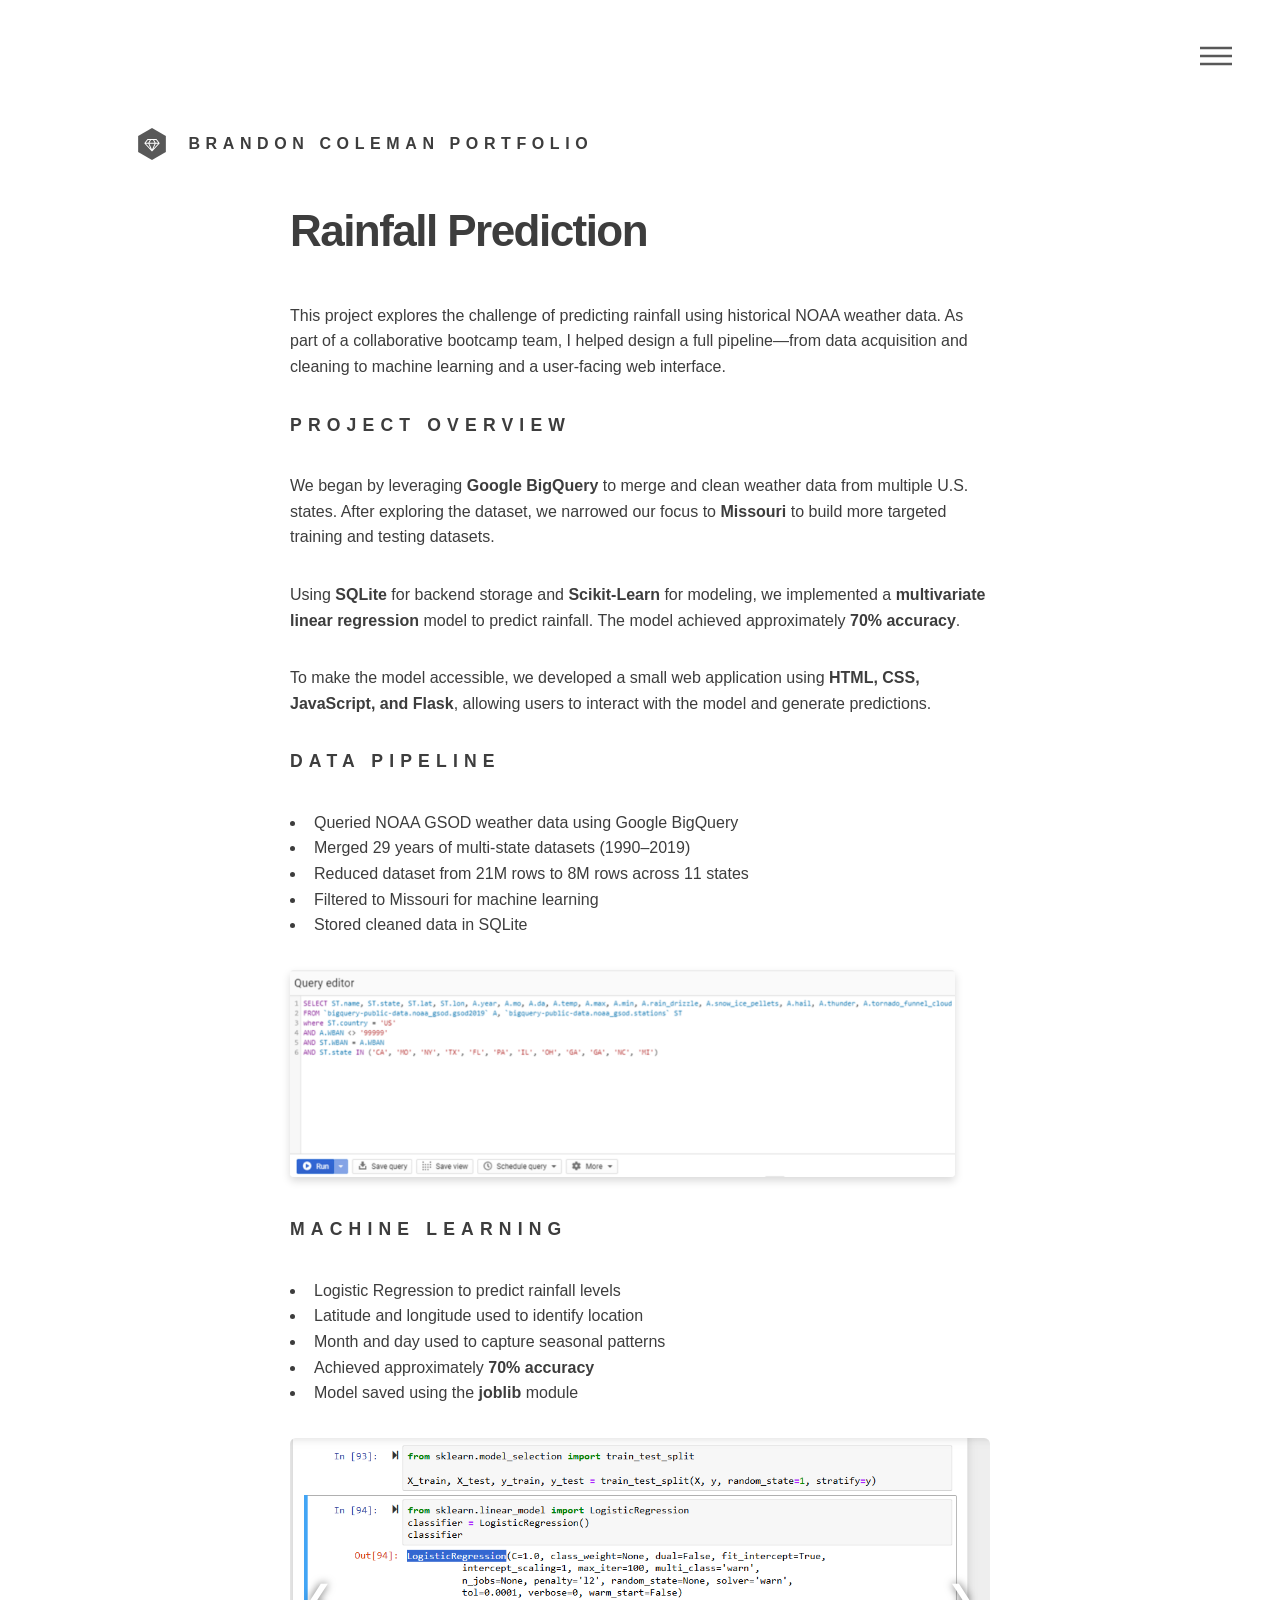
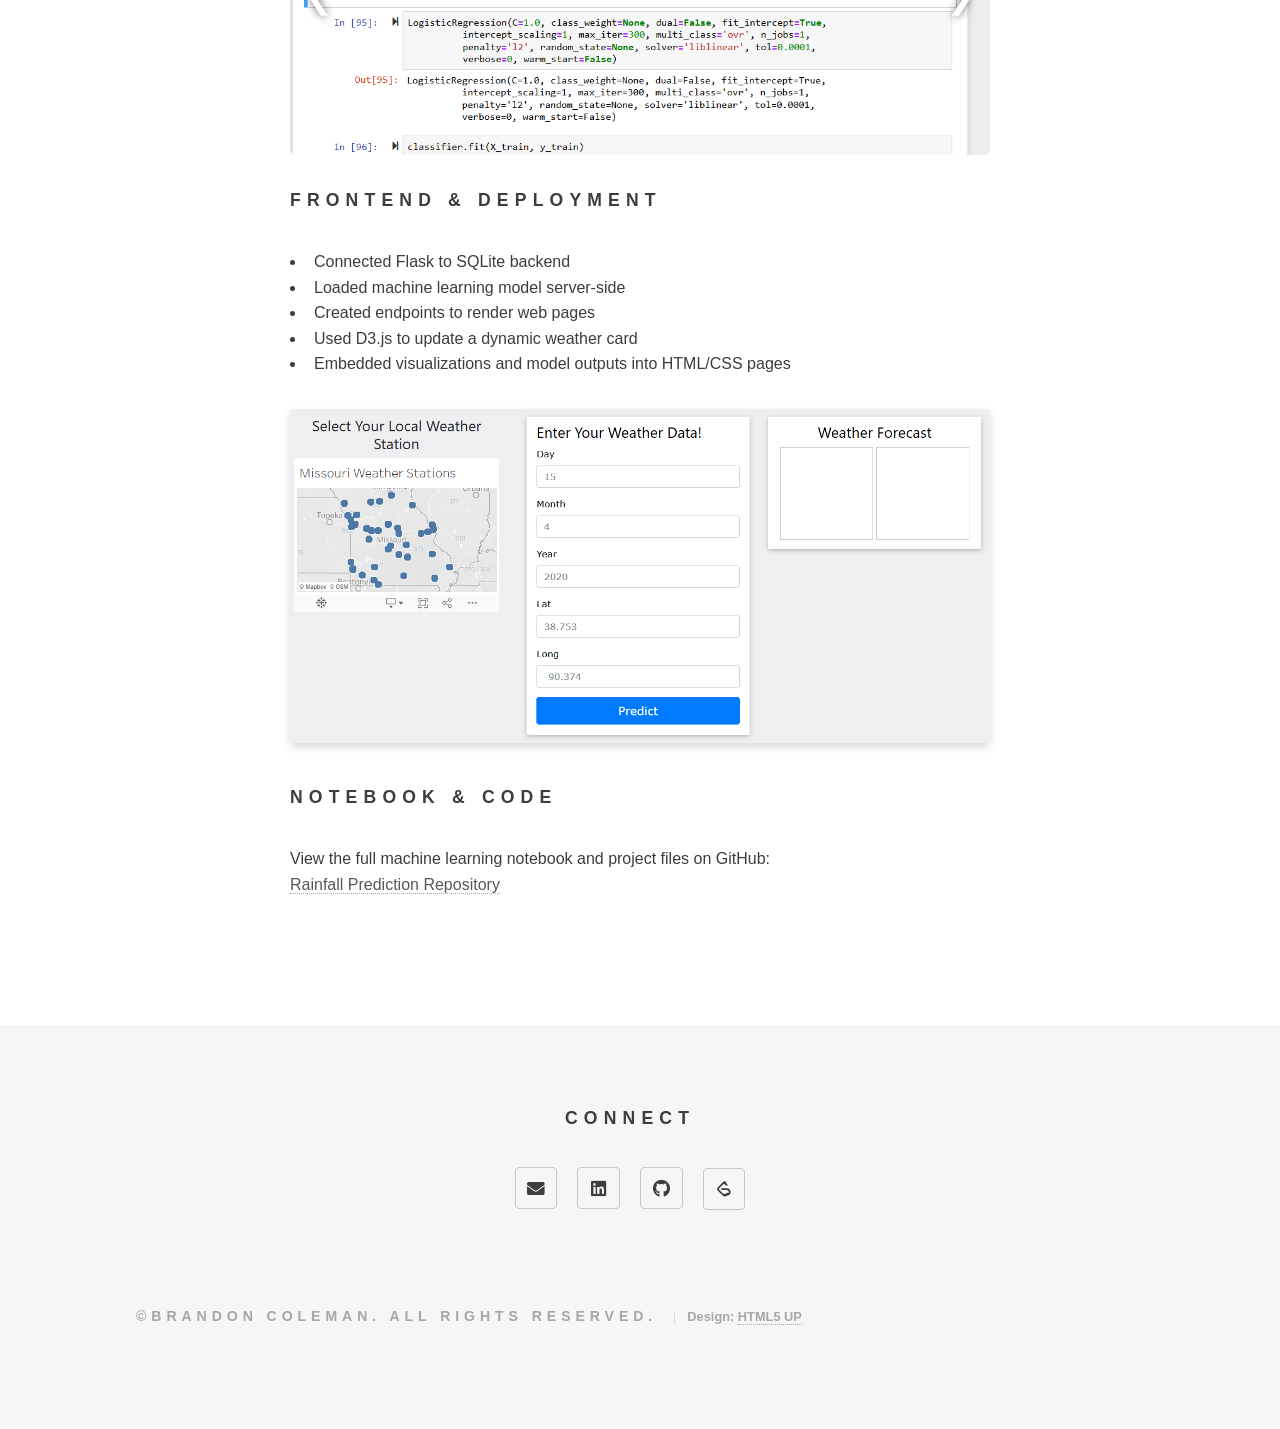
<file: rainfall.html>
<!DOCTYPE HTML>
<html>

<head>
    <title>Rainfall Prediction</title>
    <meta charset="utf-8" />
    <meta name="viewport" content="width=device-width, initial-scale=1, user-scalable=no" />
    <link rel="stylesheet" href="assets/css/main.css" />
</head>

<body class="is-preload">

    <!-- Wrapper -->
    <div id="wrapper">

        <!-- Header -->
        <header id="header">
            <div class="inner">

                <!-- Logo -->
                <a href="index.html" class="logo">
                    <span class="symbol"><img src="images/logo.svg" alt="" /></span>
                    <span class="title">Brandon Coleman Portfolio</span>
                </a>

                <!-- Menu Toggle -->
                <nav>
                    <ul>
                        <li><a href="#menu">Menu</a></li>
                    </ul>
                </nav>

            </div>
        </header>

        <!-- Menu -->
        <nav id="menu">
            <h2>Menu</h2>
            <ul>
                <li><a href="index.html">Home</a></li>
                <li><a href="aboutme.html">About Me</a></li>
                <li>
                    <span class="opener">Projects</span>
                    <ul>
                        <a href="rainfall.html">Rainfall Prediction</a>
                        <a href="citibike.html">CitiBike Analysis</a>
                        <a href="mars.html">Mission to Mars</a>
                        <a href="leetcode.html">LeetCode Practice</a>
                        <a href="etl.html">ETL Pipeline</a>
                        <a href="employee.html">Employee Database</a>
                        <a href="vacancy.html">Vacancy Collaborative</a>

                    </ul>
                </li>
                <li><a href="resume.html">Resume</a></li>
                <li><a href="contact.html">Contact</a></li>
            </ul>
        </nav>

        <!-- Main -->
        <div id="main">
            <div class="inner">

                <div class="content-block">
                    <h1>Rainfall Prediction</h1>

                    <p>
                        This project explores the challenge of predicting rainfall using historical NOAA weather data.
                        As part of a collaborative bootcamp team, I helped design a full pipeline—from data acquisition
                        and cleaning to machine learning and a user-facing web interface.
                    </p>
                </div>

                <div class="content-block">
                    <h2>Project Overview</h2>
                    <p>
                        We began by leveraging <strong>Google BigQuery</strong> to merge and clean weather data from
                        multiple U.S. states. After exploring the dataset, we narrowed our focus to
                        <strong>Missouri</strong> to build more targeted training and testing datasets.
                    </p>
                    <p>
                        Using <strong>SQLite</strong> for backend storage and <strong>Scikit-Learn</strong> for
                        modeling, we implemented a <strong>multivariate linear regression</strong> model to predict
                        rainfall. The model achieved approximately <strong>70% accuracy</strong>.
                    </p>
                    <p>
                        To make the model accessible, we developed a small web application using
                        <strong>HTML, CSS, JavaScript, and Flask</strong>, allowing users to interact with the model
                        and generate predictions.
                    </p>
                </div>

                <div class="content-block">
                    <h2>Data Pipeline</h2>
                    <ul>
                        <li>Queried NOAA GSOD weather data using Google BigQuery</li>
                        <li>Merged 29 years of multi-state datasets (1990–2019)</li>
                        <li>Reduced dataset from 21M rows to 8M rows across 11 states</li>
                        <li>Filtered to Missouri for machine learning</li>
                        <li>Stored cleaned data in SQLite</li>
                    </ul>
                    <span class="inline-visual">
                        <img src="/images/BigQuery.png" alt="Placeholder for data preview" />
                    </span>
                </div>

                <p></p>
                <div class="content-block">
                    <h2>Machine Learning</h2>
                    <ul>
                        <li>Logistic Regression to predict rainfall levels</li>
                        <li>Latitude and longitude used to identify location</li>
                        <li>Month and day used to capture seasonal patterns</li>
                        <li>Achieved approximately <strong>70% accuracy</strong></li>
                        <li>Model saved using the <strong>joblib</strong> module</li>
                    </ul>
                </div>
                <div class="carousel-container carousel-1">
                    <div class="carousel">
                        <img src="/images/logisticregression.png" class="active">
                        <img src="/images/logisticregression2.png">
                    </div>
                    <div class="carousel-controls"> <span class="prev">&#10094;</span> <span
                            class="next">&#10095;</span> </div>
                </div>



                <div class="content-block">
                    <h2>Frontend & Deployment</h2>
                    <ul>
                        <li>Connected Flask to SQLite backend</li>
                        <li>Loaded machine learning model server-side</li>
                        <li>Created endpoints to render web pages</li>
                        <li>Used D3.js to update a dynamic weather card</li>
                        <li>Embedded visualizations and model outputs into HTML/CSS pages</li>
                    </ul>
                </div>
                <div class="inline-visual">
                    <img src="/images/predict_rain.png" alt="Rainfall Prediction Interface">
                </div>
                <div class="content-block">
                    <h2>Notebook & Code</h2>
                    <p>
                        View the full machine learning notebook and project files on GitHub:
                        <br>
                        <a href="https://github.com/dsmart79/final_project" target="_blank">Rainfall Prediction
                            Repository</a>
                    </p>
                </div>

            </div>
        </div>

        <!-- Footer -->
        <footer id="footer">
            <div class="inner">

                <section style="text-align: center;">
                    <h2>Connect</h2>
                    <!-- Email and Social -->

                    <ul class="icons" style="justify-content: center;">
                        <li>
                            <a href="mailto:bcoleman-data@outlook.com" class="icon solid style2 fa-envelope">
                                <span class="label">Email</span>
                            </a>
                        </li>

                        <li>
                            <a href="https://linkedin.com/in/bcoleman0" class="icon brands style2 fa-linkedin">
                                <span class="label">LinkedIn</span>
                            </a>
                        </li>

                        <li>
                            <a href="https://github.com/bcoleman-data" class="icon brands style2 fa-github">
                                <span class="label">GitHub</span>
                            </a>
                        </li>

                        <!-- LeetCode SVG icon -->
                        <li>
                            <a href="https://leetcode.com/u/bcoleman-data/" class="icon style2">
                                <span class="label">LeetCode</span>
                                <svg class="leetcode-icon" viewBox="0 0 64 64" aria-hidden="true">
                                    <path
                                        d="M41 4c-2 0-4 .8-5.7 2.3L18.8 22.8c-3.1 3.1-3.1 8.1 0 11.2l16.5 16.5c1.6 1.6 3.6 2.3 5.7 2.3s4.1-.8 5.7-2.3l4.2-4.2c1.2-1.2 1.2-3.1 0-4.3-1.2-1.2-3.1-1.2-4.3 0l-4.2 4.2c-.6.6-1.3.9-2.1.9s-1.5-.3-2.1-.9L23.1 30.8c-1.2-1.2-1.2-3.1 0-4.3L36.2 13.4c.6-.6 1.3-.9 2.1-.9s1.5.3 2.1.9l4.2 4.2c1.2 1.2 3.1 1.2 4.3 0 1.2-1.2 1.2-3.1 0-4.3l-4.2-4.2C45.1 4.8 43 4 41 4zm6.5 22H31.8c-1.7 0-3 1.3-3 3s1.3 3 3 3h15.7c3.3 0 6 2.7 6 6s-2.7 6-6 6h-9.2c-1.7 0-3 1.3-3 3s1.3 3 3 3h9.2c6.6 0 12-5.4 12-12s-5.4-12-12-12z" />
                                </svg>
                            </a>
                        </li>

                    </ul>

                </section>

                <ul class="copyright">
                    <li><strong>
                            <h2>&copy;Brandon Coleman. All rights reserved.</h2>
                        </strong></li>
                    <li><strong>Design: <a href="http://html5up.net">HTML5 UP</a></strong></li>
                </ul>
            </div>
        </footer>


    </div>

    <script src="assets/js/jquery.min.js"></script>
    <script src="assets/js/browser.min.js"></script>
    <script src="assets/js/breakpoints.min.js"></script>
    <script src="assets/js/util.js"></script>
    <script src="assets/js/main.js"></script>

</body>

</html>
</file>
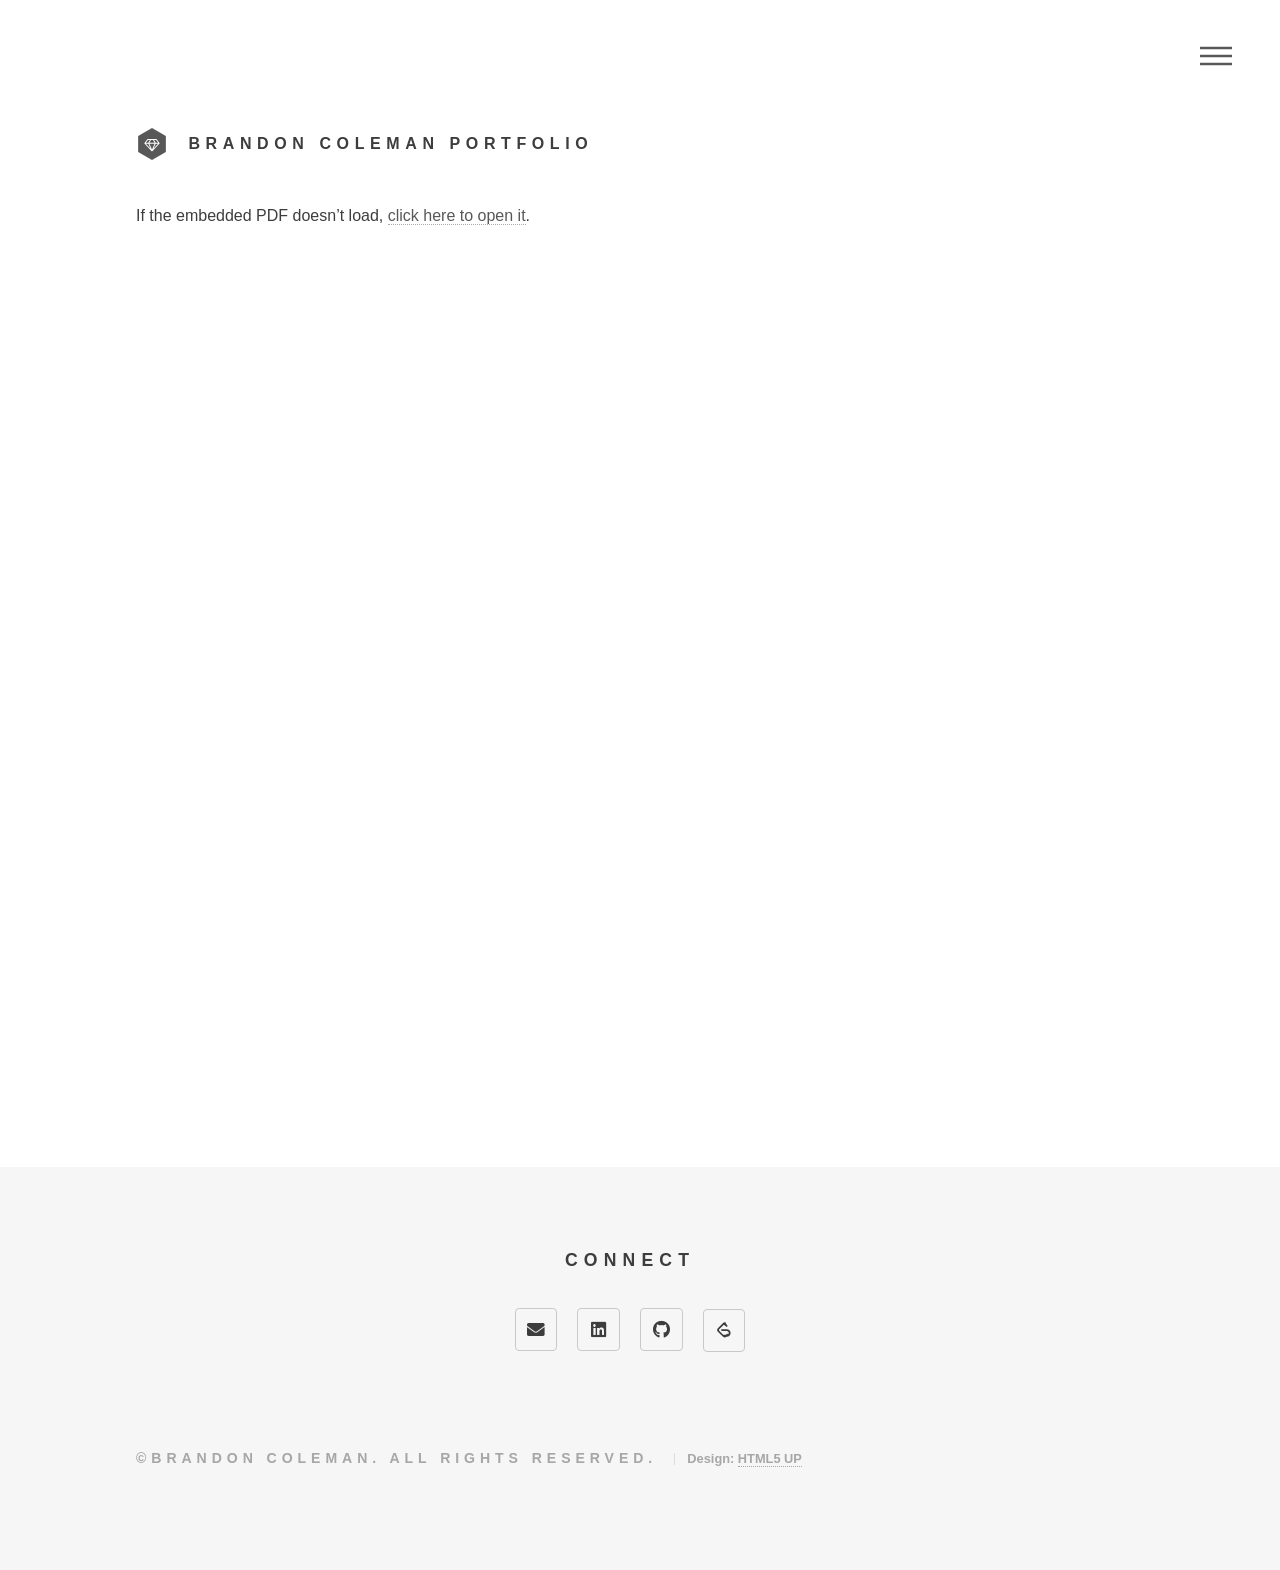
<file: resume.html>
<!DOCTYPE html>
<html>

<head>
    <title>Resume – Brandon Coleman</title>
    <meta charset="utf-8" />
    <meta name="viewport" content="width=device-width, initial-scale=1" />
    <link rel="stylesheet" href="assets/css/main.css" />
</head>

<body class="is-preload">

    <!-- Wrapper -->
    <div id="wrapper">

        <!-- Header -->
        <header id="header">
            <div class="inner">

                <!-- Logo -->
                <a href="index.html" class="logo">
                    <span class="symbol"><img src="images/logo.svg" alt="" /></span>
                    <span class="title">Brandon Coleman Portfolio</span>
                </a>

                <!-- Nav -->
                <nav>
                    <ul>
                        <li><a href="#menu">Menu</a></li>
                    </ul>
                </nav>

            </div>
        </header>

		<!-- Menu -->
		<nav id="menu">
			<h2>Menu</h2>
			<ul>
				<li><a href="index.html">Home</a></li>
				<li><a href="aboutme.html">About Me</a></li>
				<li>
					<span class="opener">Projects</span>
					<ul>
						<a href="rainfall.html">Rainfall Prediction</a>
						<a href="citibike.html">CitiBike Analysis</a>
						<a href="mars.html">Mission to Mars</a>
						<a href="leetcode.html">LeetCode Practice</a>
						<a href="etl.html">ETL Pipeline</a>
						<a href="employee.html">Employee Database</a>
						<a href="vacancy.html">Vacancy Collaborative</a>

					</ul>
				</li>
				<li><a href="resume.html">Resume</a></li>
				<li><a href="contact.html">Contact</a></li>
			</ul>
		</nav>

        <!-- Main -->
        <div id="main">
            <div class="inner">
                <p>If the embedded PDF doesn’t load,
                    <a href="assets/pdf/Brandon-Coleman-Resume.pdf" target="_blank">click here to open it</a>.
                </p>
                <iframe src="assets/pdf/Brandon-Coleman-Resume.pdf" width="100%" height="800px" style="border: none;">
                </iframe>

            </div>
        </div>

        <!-- Footer -->
        <footer id="footer">
            <div class="inner">

                <section style="text-align: center;">
                    <h2>Connect</h2>
                    <!-- Email and Social -->

                    <ul class="icons" style="justify-content: center;">
                        <li>
                            <a href="mailto:bcoleman-data@outlook.com" class="icon solid style2 fa-envelope">
                                <span class="label">Email</span>
                            </a>
                        </li>

                        <li>
                            <a href="https://linkedin.com/in/bcoleman0" class="icon brands style2 fa-linkedin">
                                <span class="label">LinkedIn</span>
                            </a>
                        </li>

                        <li>
                            <a href="https://github.com/bcoleman-data" class="icon brands style2 fa-github">
                                <span class="label">GitHub</span>
                            </a>
                        </li>

                        <!-- LeetCode SVG icon -->
                        <li>
                            <a href="https://leetcode.com/u/bcoleman-data/" class="icon style2">
                                <span class="label">LeetCode</span>
                                <svg class="leetcode-icon" viewBox="0 0 64 64" aria-hidden="true">
                                    <path
                                        d="M41 4c-2 0-4 .8-5.7 2.3L18.8 22.8c-3.1 3.1-3.1 8.1 0 11.2l16.5 16.5c1.6 1.6 3.6 2.3 5.7 2.3s4.1-.8 5.7-2.3l4.2-4.2c1.2-1.2 1.2-3.1 0-4.3-1.2-1.2-3.1-1.2-4.3 0l-4.2 4.2c-.6.6-1.3.9-2.1.9s-1.5-.3-2.1-.9L23.1 30.8c-1.2-1.2-1.2-3.1 0-4.3L36.2 13.4c.6-.6 1.3-.9 2.1-.9s1.5.3 2.1.9l4.2 4.2c1.2 1.2 3.1 1.2 4.3 0 1.2-1.2 1.2-3.1 0-4.3l-4.2-4.2C45.1 4.8 43 4 41 4zm6.5 22H31.8c-1.7 0-3 1.3-3 3s1.3 3 3 3h15.7c3.3 0 6 2.7 6 6s-2.7 6-6 6h-9.2c-1.7 0-3 1.3-3 3s1.3 3 3 3h9.2c6.6 0 12-5.4 12-12s-5.4-12-12-12z" />
                                </svg>
                            </a>
                        </li>

                    </ul>

                </section>

                <ul class="copyright">
                    <li><strong>
                            <h2>&copy;Brandon Coleman. All rights reserved.</h2>
                        </strong></li>
                    <li><strong>Design: <a href="http://html5up.net">HTML5 UP</a></strong></li>
                </ul>
            </div>
        </footer>


    </div>

    <script src="assets/js/jquery.min.js"></script>
    <script src="assets/js/browser.min.js"></script>
    <script src="assets/js/breakpoints.min.js"></script>
    <script src="assets/js/util.js"></script>
    <script src="assets/js/main.js"></script>

</body>

</html>
</file>
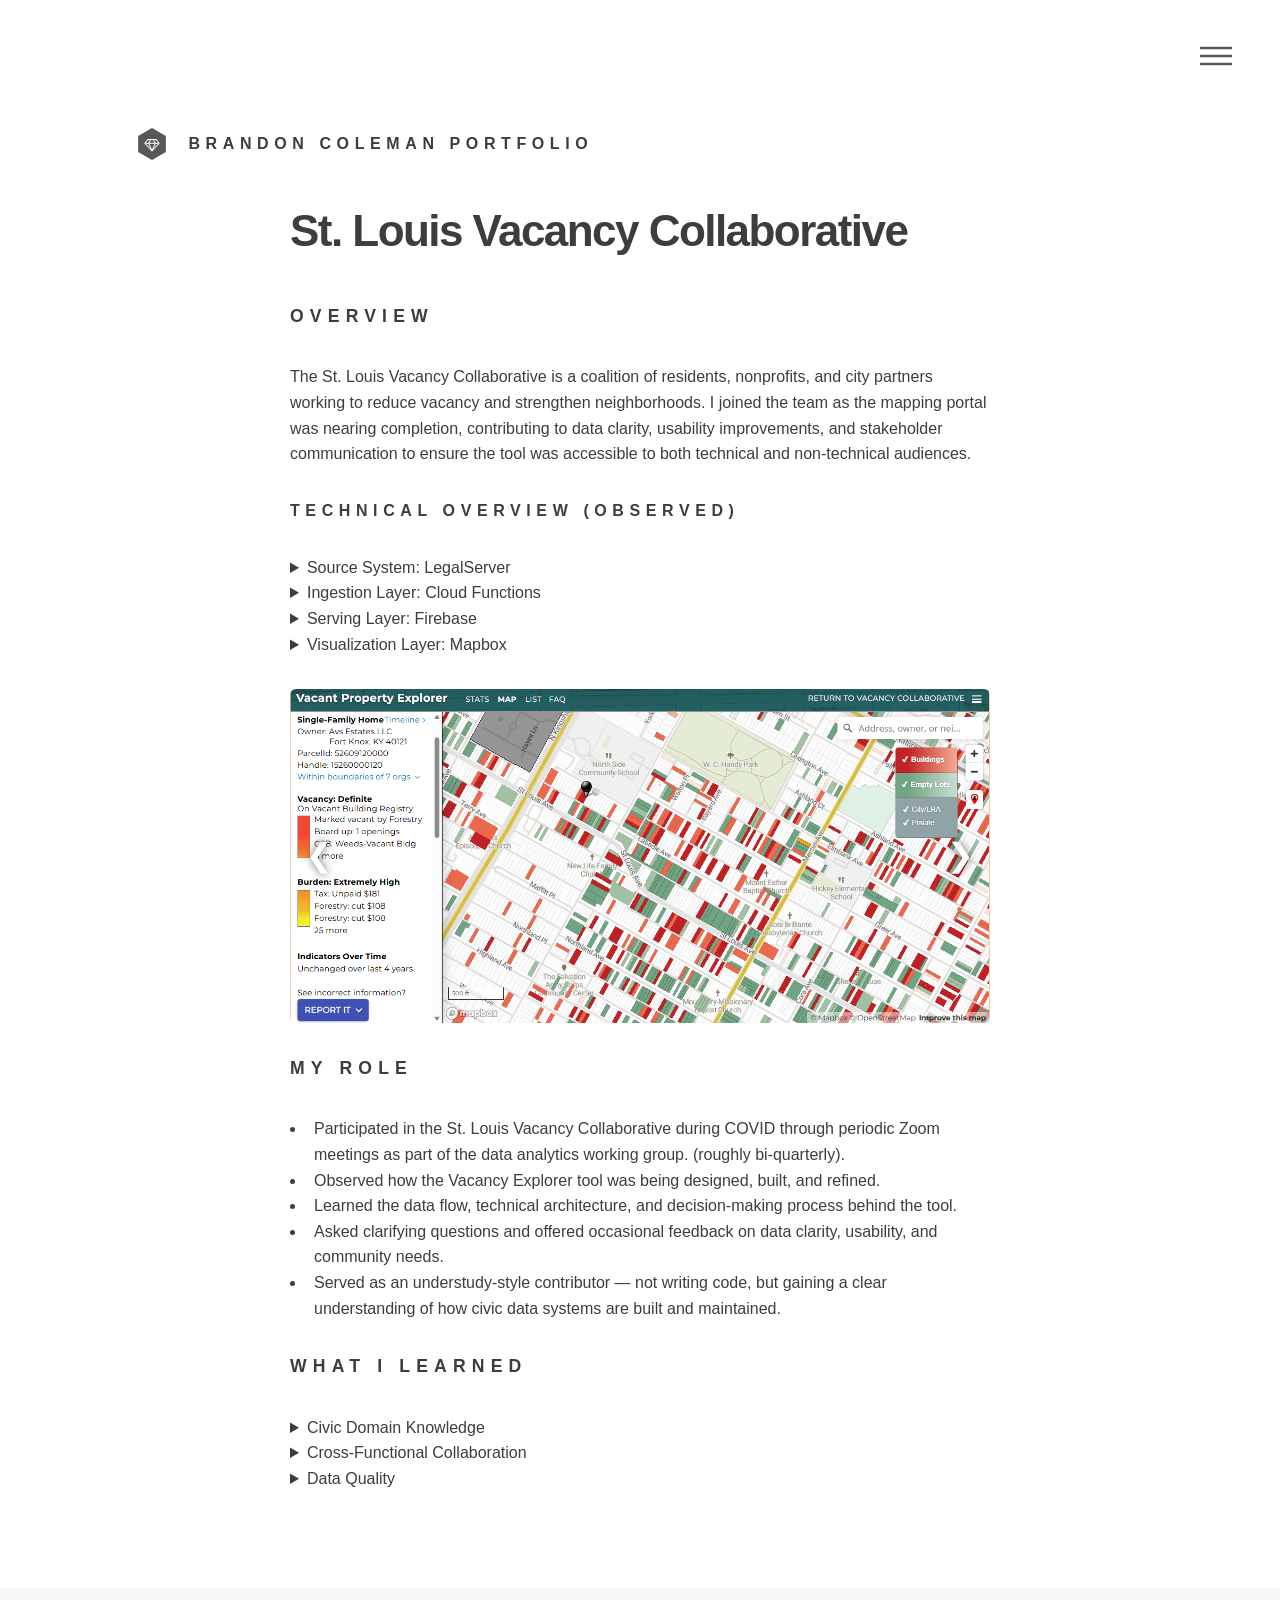
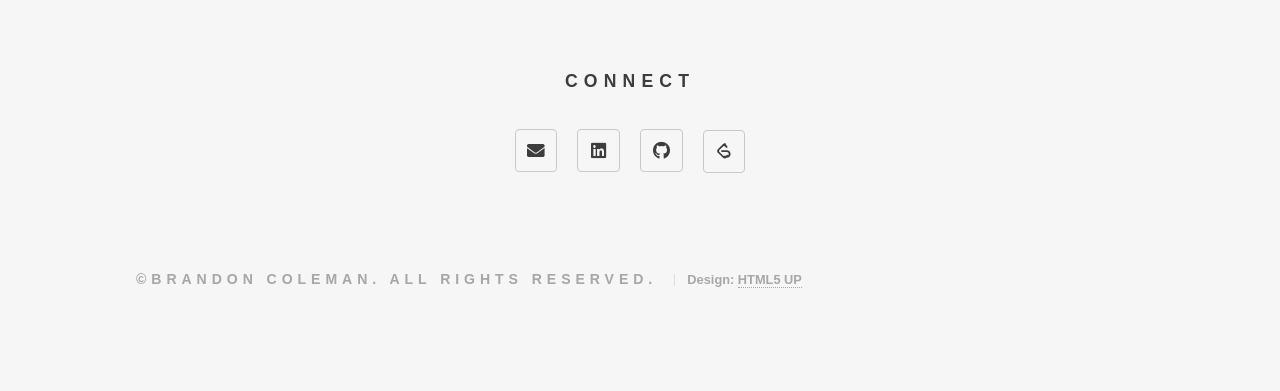
<file: vacancy.html>
<!DOCTYPE HTML>
<html>

<head>
    <title>St. Louis Vacancy Collaborative</title>
    <meta charset="utf-8" />
    <meta name="viewport" content="width=device-width, initial-scale=1, user-scalable=no" />
    <link rel="stylesheet" href="assets/css/main.css" />
</head>

<body class="is-preload">

    <!-- Wrapper -->
    <div id="wrapper">

        <!-- Header -->
        <header id="header">
            <div class="inner">

                <!-- Logo -->
                <a href="index.html" class="logo">
                    <span class="symbol"><img src="images/logo.svg" alt="" /></span>
                    <span class="title">Brandon Coleman Portfolio</span>
                </a>
                <!-- Nav -->
                <nav>
                    <ul>
                        <li><a href="#menu">Menu</a></li>
                    </ul>
                </nav>
            </div>
        </header>

        <!-- Menu -->
        <nav id="menu">
            <h2>Menu</h2>
            <ul>
                <li><a href="index.html">Home</a></li>
                <li><a href="aboutme.html">About Me</a></li>
                <li>
                    <span class="opener">Projects</span>
                    <ul>
                        <a href="rainfall.html">Rainfall Prediction</a>
                        <a href="citibike.html">CitiBike Analysis</a>
                        <a href="mars.html">Mission to Mars</a>
                        <a href="leetcode.html">LeetCode Practice</a>
                        <a href="etl.html">ETL Pipeline</a>
                        <a href="employee.html">Employee Database</a>
                        <a href="vacancy.html">Vacancy Collaborative</a>

                    </ul>
                </li>
                <li><a href="resume.html">Resume</a></li>
                <li><a href="contact.html">Contact</a></li>
            </ul>
        </nav>

        <!-- Main -->
        <div id="main">
            <div class="content-block">
                <h1>St. Louis Vacancy Collaborative</h1>

                <section>
                    <h2>Overview</h2>
                    <p>
                        The St. Louis Vacancy Collaborative is a coalition of residents, nonprofits, and city partners
                        working to reduce vacancy and strengthen neighborhoods. I joined the team as the mapping portal
                        was nearing completion, contributing to data clarity, usability improvements, and stakeholder
                        communication to ensure the tool was accessible to both technical and non‑technical audiences.
                    </p>
                </section>

   <section>
                    <h3>Technical Overview (Observed)</h3>

                    <details>
                        <summary>Source System: LegalServer</summary>
                        <ul>
                            <li>Operational case‑management platform used by legal aid organizations.</li>
                            <li>Vacancy‑related cases pulled via secure API.</li>
                        </ul>
                    </details>

                    <details>
                        <summary>Ingestion Layer: Cloud Functions</summary>
                        <ul>
                            <li>Automated Node.js jobs calling the LegalServer API.</li>
                            <li>Parsed, validated, and normalized incoming case data.</li>
                            <li>geocoding locations</li>
                            <li>filtering for vacancy‑related cases</li>
                        </ul>
                    </details>

                    <details>
                        <summary>Serving Layer: Firebase</summary>
                        <ul>
                            <li>Real‑time NoSQL database storing curated map‑ready data.</li>
                            <li>Built‑in authentication for secure access.</li>
                            <li>stored the cleaned, curated dataset for visualization layer</li>
                        </ul>
                    </details>
                    <details>
                        <summary>Visualization Layer: Mapbox</summary>
                        <ul>
                            <li>Mapbox for geospatial rendering</li>
                            <li>custom tilesets for smooth performance</li>
                            <li>dynamic overlays for neighborhoods and parcels</li>
                        </ul>
                    </details>
                    <p></p>
                </section>

                    <!-- Placeholder: Screenshot of near-final portal -->
                    <div class="carousel-container carousel-1">
                        <div class="carousel">
                            <img src="/images/vacancy_portal.png" class="active">
                            <img src="/images/vacancy_portal2.png">
                        </div>
                        <div class="carousel-controls"> <span class="prev">&#10094;</span> <span
                                class="next">&#10095;</span> </div>
                    </div>
                </section>

                <section>
                    <h2>My Role</h2>
                    <ul>
                        <li> Participated in the St. Louis Vacancy Collaborative during COVID through periodic Zoom
                            meetings as part of the data analytics working group.
                            (roughly bi‑quarterly).</li>

                        <li> Observed how the Vacancy Explorer tool was being designed, built, and refined.</li>

                        <li>Learned the data flow, technical architecture, and decision‑making process behind the tool.
                        </li>

                        <li>Asked clarifying questions and offered occasional feedback on data clarity, usability, and
                            community needs.</li>

                        <li>Served as an understudy‑style contributor — not writing code, but gaining a clear
                            understanding of how civic data systems are built and maintained.</li>
                    </ul>

                </section>
             
                <section>
                    <h2>What I learned</h2>

                    <details>
                        <summary>Civic Domain Knowledge</summary>
                        <ul>
                            <li>how vacancy cases are logged</li>
                            <li>how they’re categorized</li>
                            <li>how they move through the system</li>
                            <li>how neighborhoods and parcels are used as analytical units</li>
                        </ul>
                    </details>
                    <details>
                        <summary>Cross-Functional Collaboration</summary>
                    </details>
                    <details>
                        <summary> Data Quality</summary>
                    </details>

                </section>

            </div>
        </div>
        <!-- Footer -->
        <footer id="footer">
            <div class="inner">

                <section style="text-align: center;">
                    <h2>Connect</h2>
                    <!-- Email and Social -->

                    <ul class="icons" style="justify-content: center;">
                        <li>
                            <a href="mailto:bcoleman-data@outlook.com" class="icon solid style2 fa-envelope">
                                <span class="label">Email</span>
                            </a>
                        </li>

                        <li>
                            <a href="https://linkedin.com/in/bcoleman0" class="icon brands style2 fa-linkedin">
                                <span class="label">LinkedIn</span>
                            </a>
                        </li>

                        <li>
                            <a href="https://github.com/bcoleman-data" class="icon brands style2 fa-github">
                                <span class="label">GitHub</span>
                            </a>
                        </li>

                        <!-- LeetCode SVG icon -->
                        <li>
                            <a href="https://leetcode.com/u/bcoleman-data/" class="icon style2">
                                <span class="label">LeetCode</span>
                                <svg class="leetcode-icon" viewBox="0 0 64 64" aria-hidden="true">
                                    <path
                                        d="M41 4c-2 0-4 .8-5.7 2.3L18.8 22.8c-3.1 3.1-3.1 8.1 0 11.2l16.5 16.5c1.6 1.6 3.6 2.3 5.7 2.3s4.1-.8 5.7-2.3l4.2-4.2c1.2-1.2 1.2-3.1 0-4.3-1.2-1.2-3.1-1.2-4.3 0l-4.2 4.2c-.6.6-1.3.9-2.1.9s-1.5-.3-2.1-.9L23.1 30.8c-1.2-1.2-1.2-3.1 0-4.3L36.2 13.4c.6-.6 1.3-.9 2.1-.9s1.5.3 2.1.9l4.2 4.2c1.2 1.2 3.1 1.2 4.3 0 1.2-1.2 1.2-3.1 0-4.3l-4.2-4.2C45.1 4.8 43 4 41 4zm6.5 22H31.8c-1.7 0-3 1.3-3 3s1.3 3 3 3h15.7c3.3 0 6 2.7 6 6s-2.7 6-6 6h-9.2c-1.7 0-3 1.3-3 3s1.3 3 3 3h9.2c6.6 0 12-5.4 12-12s-5.4-12-12-12z" />
                                </svg>
                            </a>
                        </li>

                    </ul>

                </section>

                <ul class="copyright">
                    <li><strong>
                            <h2>&copy;Brandon Coleman. All rights reserved.</h2>
                        </strong></li>
                    <li><strong>Design: <a href="http://html5up.net">HTML5 UP</a></strong></li>
                </ul>
            </div>
        </footer>


    </div>

    <script src="assets/js/jquery.min.js"></script>
    <script src="assets/js/browser.min.js"></script>
    <script src="assets/js/breakpoints.min.js"></script>
    <script src="assets/js/util.js"></script>
    <script src="assets/js/main.js"></script>

</body>

</html>
</file>
<file: assets/css/noscript.css>
/*
	Phantom by HTML5 UP
	html5up.net | @ajlkn
	Free for personal and commercial use under the CCA 3.0 license (html5up.net/license)
*/

/* Tiles */

	body.is-preload .tiles article {
		-moz-transform: none;
		-webkit-transform: none;
		-ms-transform: none;
		transform: none;
		opacity: 1;
	}
</file>
<file: assets/css/main.css>
@import url(fontawesome-all.min.css);
@import url("https://fonts.googleapis.com/css?family=Source+Sans+Pro:300,700,900");

/*
	Phantom by HTML5 UP
	html5up.net | @ajlkn
	Free for personal and commercial use under the CCA 3.0 license (html5up.net/license)
*/

html,
body,
div,
span,
applet,
object,
iframe,
h1,
h2,
h3,
h4,
h5,
h6,
p,
blockquote,
pre,
a,
abbr,
acronym,
address,
big,
cite,
code,
del,
dfn,
em,
img,
ins,
kbd,
q,
s,
samp,
small,
strike,
strong,
sub,
sup,
tt,
var,
b,
u,
i,
center,
dl,
dt,
dd,
ol,
ul,
li,
fieldset,
form,
label,
legend,
table,
caption,
tbody,
tfoot,
thead,
tr,
th,
td,
article,
aside,
canvas,
details,
embed,
figure,
figcaption,
footer,
header,
hgroup,
menu,
nav,
output,
ruby,
section,
summary,
time,
mark,
audio,
video {
	margin: 0;
	padding: 0;
	border: 0;
	font-size: 100%;
	font: inherit;
	vertical-align: baseline;
}

article,
aside,
details,
figcaption,
figure,
footer,
header,
hgroup,
menu,
nav,
section {
	display: block;
}

body {
	line-height: 1;
}

ol,
ul {
	list-style: none;
}

blockquote,
q {
	quotes: none;
}

blockquote:before,
blockquote:after,
q:before,
q:after {
	content: '';
	content: none;
}

table {
	border-collapse: collapse;
	border-spacing: 0;
}

body {
	-webkit-text-size-adjust: none;
}

mark {
	background-color: transparent;
	color: inherit;
}

input::-moz-focus-inner {
	border: 0;
	padding: 0;
}

input,
select,
textarea {
	-moz-appearance: none;
	-webkit-appearance: none;
	-ms-appearance: none;
	appearance: none;
}

/* Basic */

@-ms-viewport {
	width: device-width;
}

body {
	-ms-overflow-style: scrollbar;
}

@media screen and (max-width: 480px) {

	html,
	body {
		min-width: 320px;
	}

}

html {
	box-sizing: border-box;
}

*,
*:before,
*:after {
	box-sizing: inherit;
}

body {
	background: #ffffff;


}

body.is-preload *,
body.is-preload *:before,
body.is-preload *:after {
	-moz-animation: none !important;
	-webkit-animation: none !important;
	-ms-animation: none !important;
	animation: none !important;
	-moz-transition: none !important;
	-webkit-transition: none !important;
	-ms-transition: none !important;
	transition: none !important;
}

/* Type */

body,
input,
select,
textarea {
	color: #3d3d3d;
	font-family: "Inter", Helvetica, sans-serif;
	font-size: 16pt;
	font-weight: 500;
	line-height: 1.75;
}

@media screen and (max-width: 1680px) {

	body,
	input,
	select,
	textarea {
		font-size: 14pt;
	}

}

@media screen and (max-width: 1280px) {

	body,
	input,
	select,
	textarea {
		font-size: 12pt;
	}

}

a {
	-moz-transition: border-bottom-color 0.2s ease, color 0.2s ease;
	-webkit-transition: border-bottom-color 0.2s ease, color 0.2s ease;
	-ms-transition: border-bottom-color 0.2s ease, color 0.2s ease;
	transition: border-bottom-color 0.2s ease, color 0.2s ease;
	text-decoration: none;
	color: #585858;
	border-bottom: dotted 1px rgba(88, 88, 88, 0.5);
}

a:hover {
	border-bottom-color: transparent;
	color: #f2849e !important;
}

strong,
b {
	font-weight: 600;
}

em,
i {
	font-style: italic;
}

p {
	margin: 0 0 2em 0;
}

h1 {
	font-size: 2.75em;
	font-weight: 700;
	line-height: 1.3;
	margin: 0 0 1em 0;
	letter-spacing: -0.035em;
}

h1 a {
	color: inherit;
}

@media screen and (max-width: 736px) {

	h1 {
		font-size: 2em;
		margin: 0 0 1em 0;
	}

}

@media screen and (max-width: 360px) {

	h1 {
		font-size: 1.75em;
	}

}

h2,
h3,
h4,
h5,
h6 {
	font-weight: 900;
	line-height: 1.5;
	margin: 0 0 2em 0;
	text-transform: uppercase;
	letter-spacing: 0.35em;
}

h2 a,
h3 a,
h4 a,
h5 a,
h6 a {
	color: inherit;
}

h2 {
	font-size: 1.1em;
}

h3 {
	font-size: 1em;
}

h4 {
	font-size: 0.8em;
}

h5 {
	font-size: 0.8em;
}

h6 {
	font-size: 0.8em;
}

@media screen and (max-width: 980px) {

	h1 br,
	h2 br,
	h3 br,
	h4 br,
	h5 br,
	h6 br {
		display: none;
	}

}

@media screen and (max-width: 736px) {

	h2 {
		font-size: 1em;
	}

	h3 {
		font-size: 0.8em;
	}

}

sub {
	font-size: 0.8em;
	position: relative;
	top: 0.5em;
}

sup {
	font-size: 0.8em;
	position: relative;
	top: -0.5em;
}

blockquote {
	border-left: solid 4px #c9c9c9;
	font-style: italic;
	margin: 0 0 2em 0;
	padding: 0.5em 0 0.5em 2em;
}

code {
	background: rgba(144, 144, 144, 0.075);
	border-radius: 4px;
	border: solid 1px #c9c9c9;
	font-family: "Courier New", monospace;
	font-size: 0.9em;
	margin: 0 0.25em;
	padding: 0.25em 0.65em;
}

pre {
	-webkit-overflow-scrolling: touch;
	font-family: "Courier New", monospace;
	font-size: 0.9em;
	margin: 0 0 2em 0;
}

pre code {
	display: block;
	line-height: 1.75;
	padding: 1em 1.5em;
	overflow-x: auto;
}

hr {
	border: 0;
	border-bottom: solid 1px #c9c9c9;
	margin: 2em 0;
}

hr.major {
	margin: 3em 0;
}

.align-left {
	text-align: left;
}

.align-center {
	text-align: center;
}

.align-right {
	text-align: right;
}

/* Row */

.row {
	display: flex;
	flex-wrap: wrap;
	box-sizing: border-box;
	align-items: stretch;
}

.row>* {
	box-sizing: border-box;
}

.row.gtr-uniform>*> :last-child {
	margin-bottom: 0;
}

.row.aln-left {
	justify-content: flex-start;
}

.row.aln-center {
	justify-content: center;
}

.row.aln-right {
	justify-content: flex-end;
}

.row.aln-top {
	align-items: flex-start;
}

.row.aln-middle {
	align-items: center;
}

.row.aln-bottom {
	align-items: flex-end;
}

.row>.imp {
	order: -1;
}

.row>.col-1 {
	width: 8.33333%;
}

.row>.off-1 {
	margin-left: 8.33333%;
}

.row>.col-2 {
	width: 16.66667%;
}

.row>.off-2 {
	margin-left: 16.66667%;
}

.row>.col-3 {
	width: 25%;
}

.row>.off-3 {
	margin-left: 25%;
}

.row>.col-4 {
	width: 33.33333%;
}

.row>.off-4 {
	margin-left: 33.33333%;
}

.row>.col-5 {
	width: 41.66667%;
}

.row>.off-5 {
	margin-left: 41.66667%;
}

.row>.col-6 {
	width: 50%;
}

.row>.off-6 {
	margin-left: 50%;
}

.row>.col-7 {
	width: 58.33333%;
}

.row>.off-7 {
	margin-left: 58.33333%;
}

.row>.col-8 {
	width: 66.66667%;
}

.row>.off-8 {
	margin-left: 66.66667%;
}

.row>.col-9 {
	width: 75%;
}

.row>.off-9 {
	margin-left: 75%;
}

.row>.col-10 {
	width: 83.33333%;
}

.row>.off-10 {
	margin-left: 83.33333%;
}

.row>.col-11 {
	width: 91.66667%;
}

.row>.off-11 {
	margin-left: 91.66667%;
}

.row>.col-12 {
	width: 100%;
}

.row>.off-12 {
	margin-left: 100%;
}

.row.gtr-0 {
	margin-top: 0;
	margin-left: 0em;
}

.row.gtr-0>* {
	padding: 0 0 0 0em;
}

.row.gtr-0.gtr-uniform {
	margin-top: 0em;
}

.row.gtr-0.gtr-uniform>* {
	padding-top: 0em;
}

.row.gtr-25 {
	margin-top: 0;
	margin-left: -0.5em;
}

.row.gtr-25>* {
	padding: 0 0 0 0.5em;
}

.row.gtr-25.gtr-uniform {
	margin-top: -0.5em;
}

.row.gtr-25.gtr-uniform>* {
	padding-top: 0.5em;
}

.row.gtr-50 {
	margin-top: 0;
	margin-left: -1em;
}

.row.gtr-50>* {
	padding: 0 0 0 1em;
}

.row.gtr-50.gtr-uniform {
	margin-top: -1em;
}

.row.gtr-50.gtr-uniform>* {
	padding-top: 1em;
}

.row {
	margin-top: 0;
	margin-left: -2em;
}

.row>* {
	padding: 0 0 0 2em;
}

.row.gtr-uniform {
	margin-top: -2em;
}

.row.gtr-uniform>* {
	padding-top: 2em;
}

.row.gtr-150 {
	margin-top: 0;
	margin-left: -3em;
}

.row.gtr-150>* {
	padding: 0 0 0 3em;
}

.row.gtr-150.gtr-uniform {
	margin-top: -3em;
}

.row.gtr-150.gtr-uniform>* {
	padding-top: 3em;
}

.row.gtr-200 {
	margin-top: 0;
	margin-left: -4em;
}

.row.gtr-200>* {
	padding: 0 0 0 4em;
}

.row.gtr-200.gtr-uniform {
	margin-top: -4em;
}

.row.gtr-200.gtr-uniform>* {
	padding-top: 4em;
}

@media screen and (max-width: 1680px) {

	.row {
		display: flex;
		flex-wrap: wrap;
		box-sizing: border-box;
		align-items: stretch;
	}

	.row>* {
		box-sizing: border-box;
	}

	.row.gtr-uniform>*> :last-child {
		margin-bottom: 0;
	}

	.row.aln-left {
		justify-content: flex-start;
	}

	.row.aln-center {
		justify-content: center;
	}

	.row.aln-right {
		justify-content: flex-end;
	}

	.row.aln-top {
		align-items: flex-start;
	}

	.row.aln-middle {
		align-items: center;
	}

	.row.aln-bottom {
		align-items: flex-end;
	}

	.row>.imp-xlarge {
		order: -1;
	}

	.row>.col-1-xlarge {
		width: 8.33333%;
	}

	.row>.off-1-xlarge {
		margin-left: 8.33333%;
	}

	.row>.col-2-xlarge {
		width: 16.66667%;
	}

	.row>.off-2-xlarge {
		margin-left: 16.66667%;
	}

	.row>.col-3-xlarge {
		width: 25%;
	}

	.row>.off-3-xlarge {
		margin-left: 25%;
	}

	.row>.col-4-xlarge {
		width: 33.33333%;
	}

	.row>.off-4-xlarge {
		margin-left: 33.33333%;
	}

	.row>.col-5-xlarge {
		width: 41.66667%;
	}

	.row>.off-5-xlarge {
		margin-left: 41.66667%;
	}

	.row>.col-6-xlarge {
		width: 50%;
	}

	.row>.off-6-xlarge {
		margin-left: 50%;
	}

	.row>.col-7-xlarge {
		width: 58.33333%;
	}

	.row>.off-7-xlarge {
		margin-left: 58.33333%;
	}

	.row>.col-8-xlarge {
		width: 66.66667%;
	}

	.row>.off-8-xlarge {
		margin-left: 66.66667%;
	}

	.row>.col-9-xlarge {
		width: 75%;
	}

	.row>.off-9-xlarge {
		margin-left: 75%;
	}

	.row>.col-10-xlarge {
		width: 83.33333%;
	}

	.row>.off-10-xlarge {
		margin-left: 83.33333%;
	}

	.row>.col-11-xlarge {
		width: 91.66667%;
	}

	.row>.off-11-xlarge {
		margin-left: 91.66667%;
	}

	.row>.col-12-xlarge {
		width: 100%;
	}

	.row>.off-12-xlarge {
		margin-left: 100%;
	}

	.row.gtr-0 {
		margin-top: 0;
		margin-left: 0em;
	}

	.row.gtr-0>* {
		padding: 0 0 0 0em;
	}

	.row.gtr-0.gtr-uniform {
		margin-top: 0em;
	}

	.row.gtr-0.gtr-uniform>* {
		padding-top: 0em;
	}

	.row.gtr-25 {
		margin-top: 0;
		margin-left: -0.5em;
	}

	.row.gtr-25>* {
		padding: 0 0 0 0.5em;
	}

	.row.gtr-25.gtr-uniform {
		margin-top: -0.5em;
	}

	.row.gtr-25.gtr-uniform>* {
		padding-top: 0.5em;
	}

	.row.gtr-50 {
		margin-top: 0;
		margin-left: -1em;
	}

	.row.gtr-50>* {
		padding: 0 0 0 1em;
	}

	.row.gtr-50.gtr-uniform {
		margin-top: -1em;
	}

	.row.gtr-50.gtr-uniform>* {
		padding-top: 1em;
	}

	.row {
		margin-top: 0;
		margin-left: -2em;
	}

	.row>* {
		padding: 0 0 0 2em;
	}

	.row.gtr-uniform {
		margin-top: -2em;
	}

	.row.gtr-uniform>* {
		padding-top: 2em;
	}

	.row.gtr-150 {
		margin-top: 0;
		margin-left: -3em;
	}

	.row.gtr-150>* {
		padding: 0 0 0 3em;
	}

	.row.gtr-150.gtr-uniform {
		margin-top: -3em;
	}

	.row.gtr-150.gtr-uniform>* {
		padding-top: 3em;
	}

	.row.gtr-200 {
		margin-top: 0;
		margin-left: -4em;
	}

	.row.gtr-200>* {
		padding: 0 0 0 4em;
	}

	.row.gtr-200.gtr-uniform {
		margin-top: -4em;
	}

	.row.gtr-200.gtr-uniform>* {
		padding-top: 4em;
	}

}

@media screen and (max-width: 1280px) {

	.row {
		display: flex;
		flex-wrap: wrap;
		box-sizing: border-box;
		align-items: stretch;
	}

	.row>* {
		box-sizing: border-box;
	}

	.row.gtr-uniform>*> :last-child {
		margin-bottom: 0;
	}

	.row.aln-left {
		justify-content: flex-start;
	}

	.row.aln-center {
		justify-content: center;
	}

	.row.aln-right {
		justify-content: flex-end;
	}

	.row.aln-top {
		align-items: flex-start;
	}

	.row.aln-middle {
		align-items: center;
	}

	.row.aln-bottom {
		align-items: flex-end;
	}

	.row>.imp-large {
		order: -1;
	}

	.row>.col-1-large {
		width: 8.33333%;
	}

	.row>.off-1-large {
		margin-left: 8.33333%;
	}

	.row>.col-2-large {
		width: 16.66667%;
	}

	.row>.off-2-large {
		margin-left: 16.66667%;
	}

	.row>.col-3-large {
		width: 25%;
	}

	.row>.off-3-large {
		margin-left: 25%;
	}

	.row>.col-4-large {
		width: 33.33333%;
	}

	.row>.off-4-large {
		margin-left: 33.33333%;
	}

	.row>.col-5-large {
		width: 41.66667%;
	}

	.row>.off-5-large {
		margin-left: 41.66667%;
	}

	.row>.col-6-large {
		width: 50%;
	}

	.row>.off-6-large {
		margin-left: 50%;
	}

	.row>.col-7-large {
		width: 58.33333%;
	}

	.row>.off-7-large {
		margin-left: 58.33333%;
	}

	.row>.col-8-large {
		width: 66.66667%;
	}

	.row>.off-8-large {
		margin-left: 66.66667%;
	}

	.row>.col-9-large {
		width: 75%;
	}

	.row>.off-9-large {
		margin-left: 75%;
	}

	.row>.col-10-large {
		width: 83.33333%;
	}

	.row>.off-10-large {
		margin-left: 83.33333%;
	}

	.row>.col-11-large {
		width: 91.66667%;
	}

	.row>.off-11-large {
		margin-left: 91.66667%;
	}

	.row>.col-12-large {
		width: 100%;
	}

	.row>.off-12-large {
		margin-left: 100%;
	}

	.row.gtr-0 {
		margin-top: 0;
		margin-left: 0em;
	}

	.row.gtr-0>* {
		padding: 0 0 0 0em;
	}

	.row.gtr-0.gtr-uniform {
		margin-top: 0em;
	}

	.row.gtr-0.gtr-uniform>* {
		padding-top: 0em;
	}

	.row.gtr-25 {
		margin-top: 0;
		margin-left: -0.5em;
	}

	.row.gtr-25>* {
		padding: 0 0 0 0.5em;
	}

	.row.gtr-25.gtr-uniform {
		margin-top: -0.5em;
	}

	.row.gtr-25.gtr-uniform>* {
		padding-top: 0.5em;
	}

	.row.gtr-50 {
		margin-top: 0;
		margin-left: -1em;
	}

	.row.gtr-50>* {
		padding: 0 0 0 1em;
	}

	.row.gtr-50.gtr-uniform {
		margin-top: -1em;
	}

	.row.gtr-50.gtr-uniform>* {
		padding-top: 1em;
	}

	.row {
		margin-top: 0;
		margin-left: -2em;
	}

	.row>* {
		padding: 0 0 0 2em;
	}

	.row.gtr-uniform {
		margin-top: -2em;
	}

	.row.gtr-uniform>* {
		padding-top: 2em;
	}

	.row.gtr-150 {
		margin-top: 0;
		margin-left: -3em;
	}

	.row.gtr-150>* {
		padding: 0 0 0 3em;
	}

	.row.gtr-150.gtr-uniform {
		margin-top: -3em;
	}

	.row.gtr-150.gtr-uniform>* {
		padding-top: 3em;
	}

	.row.gtr-200 {
		margin-top: 0;
		margin-left: -4em;
	}

	.row.gtr-200>* {
		padding: 0 0 0 4em;
	}

	.row.gtr-200.gtr-uniform {
		margin-top: -4em;
	}

	.row.gtr-200.gtr-uniform>* {
		padding-top: 4em;
	}

}

@media screen and (max-width: 980px) {

	.row {
		display: flex;
		flex-wrap: wrap;
		box-sizing: border-box;
		align-items: stretch;
	}

	.row>* {
		box-sizing: border-box;
	}

	.row.gtr-uniform>*> :last-child {
		margin-bottom: 0;
	}

	.row.aln-left {
		justify-content: flex-start;
	}

	.row.aln-center {
		justify-content: center;
	}

	.row.aln-right {
		justify-content: flex-end;
	}

	.row.aln-top {
		align-items: flex-start;
	}

	.row.aln-middle {
		align-items: center;
	}

	.row.aln-bottom {
		align-items: flex-end;
	}

	.row>.imp-medium {
		order: -1;
	}

	.row>.col-1-medium {
		width: 8.33333%;
	}

	.row>.off-1-medium {
		margin-left: 8.33333%;
	}

	.row>.col-2-medium {
		width: 16.66667%;
	}

	.row>.off-2-medium {
		margin-left: 16.66667%;
	}

	.row>.col-3-medium {
		width: 25%;
	}

	.row>.off-3-medium {
		margin-left: 25%;
	}

	.row>.col-4-medium {
		width: 33.33333%;
	}

	.row>.off-4-medium {
		margin-left: 33.33333%;
	}

	.row>.col-5-medium {
		width: 41.66667%;
	}

	.row>.off-5-medium {
		margin-left: 41.66667%;
	}

	.row>.col-6-medium {
		width: 50%;
	}

	.row>.off-6-medium {
		margin-left: 50%;
	}

	.row>.col-7-medium {
		width: 58.33333%;
	}

	.row>.off-7-medium {
		margin-left: 58.33333%;
	}

	.row>.col-8-medium {
		width: 66.66667%;
	}

	.row>.off-8-medium {
		margin-left: 66.66667%;
	}

	.row>.col-9-medium {
		width: 75%;
	}

	.row>.off-9-medium {
		margin-left: 75%;
	}

	.row>.col-10-medium {
		width: 83.33333%;
	}

	.row>.off-10-medium {
		margin-left: 83.33333%;
	}

	.row>.col-11-medium {
		width: 91.66667%;
	}

	.row>.off-11-medium {
		margin-left: 91.66667%;
	}

	.row>.col-12-medium {
		width: 100%;
	}

	.row>.off-12-medium {
		margin-left: 100%;
	}

	.row.gtr-0 {
		margin-top: 0;
		margin-left: 0em;
	}

	.row.gtr-0>* {
		padding: 0 0 0 0em;
	}

	.row.gtr-0.gtr-uniform {
		margin-top: 0em;
	}

	.row.gtr-0.gtr-uniform>* {
		padding-top: 0em;
	}

	.row.gtr-25 {
		margin-top: 0;
		margin-left: -0.375em;
	}

	.row.gtr-25>* {
		padding: 0 0 0 0.375em;
	}

	.row.gtr-25.gtr-uniform {
		margin-top: -0.375em;
	}

	.row.gtr-25.gtr-uniform>* {
		padding-top: 0.375em;
	}

	.row.gtr-50 {
		margin-top: 0;
		margin-left: -0.75em;
	}

	.row.gtr-50>* {
		padding: 0 0 0 0.75em;
	}

	.row.gtr-50.gtr-uniform {
		margin-top: -0.75em;
	}

	.row.gtr-50.gtr-uniform>* {
		padding-top: 0.75em;
	}

	.row {
		margin-top: 0;
		margin-left: -1.5em;
	}

	.row>* {
		padding: 0 0 0 1.5em;
	}

	.row.gtr-uniform {
		margin-top: -1.5em;
	}

	.row.gtr-uniform>* {
		padding-top: 1.5em;
	}

	.row.gtr-150 {
		margin-top: 0;
		margin-left: -2.25em;
	}

	.row.gtr-150>* {
		padding: 0 0 0 2.25em;
	}

	.row.gtr-150.gtr-uniform {
		margin-top: -2.25em;
	}

	.row.gtr-150.gtr-uniform>* {
		padding-top: 2.25em;
	}

	.row.gtr-200 {
		margin-top: 0;
		margin-left: -3em;
	}

	.row.gtr-200>* {
		padding: 0 0 0 3em;
	}

	.row.gtr-200.gtr-uniform {
		margin-top: -3em;
	}

	.row.gtr-200.gtr-uniform>* {
		padding-top: 3em;
	}

}

@media screen and (max-width: 736px) {

	.row {
		display: flex;
		flex-wrap: wrap;
		box-sizing: border-box;
		align-items: stretch;
	}

	.row>* {
		box-sizing: border-box;
	}

	.row.gtr-uniform>*> :last-child {
		margin-bottom: 0;
	}

	.row.aln-left {
		justify-content: flex-start;
	}

	.row.aln-center {
		justify-content: center;
	}

	.row.aln-right {
		justify-content: flex-end;
	}

	.row.aln-top {
		align-items: flex-start;
	}

	.row.aln-middle {
		align-items: center;
	}

	.row.aln-bottom {
		align-items: flex-end;
	}

	.row>.imp-small {
		order: -1;
	}

	.row>.col-1-small {
		width: 8.33333%;
	}

	.row>.off-1-small {
		margin-left: 8.33333%;
	}

	.row>.col-2-small {
		width: 16.66667%;
	}

	.row>.off-2-small {
		margin-left: 16.66667%;
	}

	.row>.col-3-small {
		width: 25%;
	}

	.row>.off-3-small {
		margin-left: 25%;
	}

	.row>.col-4-small {
		width: 33.33333%;
	}

	.row>.off-4-small {
		margin-left: 33.33333%;
	}

	.row>.col-5-small {
		width: 41.66667%;
	}

	.row>.off-5-small {
		margin-left: 41.66667%;
	}

	.row>.col-6-small {
		width: 50%;
	}

	.row>.off-6-small {
		margin-left: 50%;
	}

	.row>.col-7-small {
		width: 58.33333%;
	}

	.row>.off-7-small {
		margin-left: 58.33333%;
	}

	.row>.col-8-small {
		width: 66.66667%;
	}

	.row>.off-8-small {
		margin-left: 66.66667%;
	}

	.row>.col-9-small {
		width: 75%;
	}

	.row>.off-9-small {
		margin-left: 75%;
	}

	.row>.col-10-small {
		width: 83.33333%;
	}

	.row>.off-10-small {
		margin-left: 83.33333%;
	}

	.row>.col-11-small {
		width: 91.66667%;
	}

	.row>.off-11-small {
		margin-left: 91.66667%;
	}

	.row>.col-12-small {
		width: 100%;
	}

	.row>.off-12-small {
		margin-left: 100%;
	}

	.row.gtr-0 {
		margin-top: 0;
		margin-left: 0em;
	}

	.row.gtr-0>* {
		padding: 0 0 0 0em;
	}

	.row.gtr-0.gtr-uniform {
		margin-top: 0em;
	}

	.row.gtr-0.gtr-uniform>* {
		padding-top: 0em;
	}

	.row.gtr-25 {
		margin-top: 0;
		margin-left: -0.25em;
	}

	.row.gtr-25>* {
		padding: 0 0 0 0.25em;
	}

	.row.gtr-25.gtr-uniform {
		margin-top: -0.25em;
	}

	.row.gtr-25.gtr-uniform>* {
		padding-top: 0.25em;
	}

	.row.gtr-50 {
		margin-top: 0;
		margin-left: -0.5em;
	}

	.row.gtr-50>* {
		padding: 0 0 0 0.5em;
	}

	.row.gtr-50.gtr-uniform {
		margin-top: -0.5em;
	}

	.row.gtr-50.gtr-uniform>* {
		padding-top: 0.5em;
	}

	.row {
		margin-top: 0;
		margin-left: -1em;
	}

	.row>* {
		padding: 0 0 0 1em;
	}

	.row.gtr-uniform {
		margin-top: -1em;
	}

	.row.gtr-uniform>* {
		padding-top: 1em;
	}

	.row.gtr-150 {
		margin-top: 0;
		margin-left: -1.5em;
	}

	.row.gtr-150>* {
		padding: 0 0 0 1.5em;
	}

	.row.gtr-150.gtr-uniform {
		margin-top: -1.5em;
	}

	.row.gtr-150.gtr-uniform>* {
		padding-top: 1.5em;
	}

	.row.gtr-200 {
		margin-top: 0;
		margin-left: -2em;
	}

	.row.gtr-200>* {
		padding: 0 0 0 2em;
	}

	.row.gtr-200.gtr-uniform {
		margin-top: -2em;
	}

	.row.gtr-200.gtr-uniform>* {
		padding-top: 2em;
	}

}

@media screen and (max-width: 480px) {

	.row {
		display: flex;
		flex-wrap: wrap;
		box-sizing: border-box;
		align-items: stretch;
	}

	.row>* {
		box-sizing: border-box;
	}

	.row.gtr-uniform>*> :last-child {
		margin-bottom: 0;
	}

	.row.aln-left {
		justify-content: flex-start;
	}

	.row.aln-center {
		justify-content: center;
	}

	.row.aln-right {
		justify-content: flex-end;
	}

	.row.aln-top {
		align-items: flex-start;
	}

	.row.aln-middle {
		align-items: center;
	}

	.row.aln-bottom {
		align-items: flex-end;
	}

	.row>.imp-xsmall {
		order: -1;
	}

	.row>.col-1-xsmall {
		width: 8.33333%;
	}

	.row>.off-1-xsmall {
		margin-left: 8.33333%;
	}

	.row>.col-2-xsmall {
		width: 16.66667%;
	}

	.row>.off-2-xsmall {
		margin-left: 16.66667%;
	}

	.row>.col-3-xsmall {
		width: 25%;
	}

	.row>.off-3-xsmall {
		margin-left: 25%;
	}

	.row>.col-4-xsmall {
		width: 33.33333%;
	}

	.row>.off-4-xsmall {
		margin-left: 33.33333%;
	}

	.row>.col-5-xsmall {
		width: 41.66667%;
	}

	.row>.off-5-xsmall {
		margin-left: 41.66667%;
	}

	.row>.col-6-xsmall {
		width: 50%;
	}

	.row>.off-6-xsmall {
		margin-left: 50%;
	}

	.row>.col-7-xsmall {
		width: 58.33333%;
	}

	.row>.off-7-xsmall {
		margin-left: 58.33333%;
	}

	.row>.col-8-xsmall {
		width: 66.66667%;
	}

	.row>.off-8-xsmall {
		margin-left: 66.66667%;
	}

	.row>.col-9-xsmall {
		width: 75%;
	}

	.row>.off-9-xsmall {
		margin-left: 75%;
	}

	.row>.col-10-xsmall {
		width: 83.33333%;
	}

	.row>.off-10-xsmall {
		margin-left: 83.33333%;
	}

	.row>.col-11-xsmall {
		width: 91.66667%;
	}

	.row>.off-11-xsmall {
		margin-left: 91.66667%;
	}

	.row>.col-12-xsmall {
		width: 100%;
	}

	.row>.off-12-xsmall {
		margin-left: 100%;
	}

	.row.gtr-0 {
		margin-top: 0;
		margin-left: 0em;
	}

	.row.gtr-0>* {
		padding: 0 0 0 0em;
	}

	.row.gtr-0.gtr-uniform {
		margin-top: 0em;
	}

	.row.gtr-0.gtr-uniform>* {
		padding-top: 0em;
	}

	.row.gtr-25 {
		margin-top: 0;
		margin-left: -0.25em;
	}

	.row.gtr-25>* {
		padding: 0 0 0 0.25em;
	}

	.row.gtr-25.gtr-uniform {
		margin-top: -0.25em;
	}

	.row.gtr-25.gtr-uniform>* {
		padding-top: 0.25em;
	}

	.row.gtr-50 {
		margin-top: 0;
		margin-left: -0.5em;
	}

	.row.gtr-50>* {
		padding: 0 0 0 0.5em;
	}

	.row.gtr-50.gtr-uniform {
		margin-top: -0.5em;
	}

	.row.gtr-50.gtr-uniform>* {
		padding-top: 0.5em;
	}

	.row {
		margin-top: 0;
		margin-left: -1em;
	}

	.row>* {
		padding: 0 0 0 1em;
	}

	.row.gtr-uniform {
		margin-top: -1em;
	}

	.row.gtr-uniform>* {
		padding-top: 1em;
	}

	.row.gtr-150 {
		margin-top: 0;
		margin-left: -1.5em;
	}

	.row.gtr-150>* {
		padding: 0 0 0 1.5em;
	}

	.row.gtr-150.gtr-uniform {
		margin-top: -1.5em;
	}

	.row.gtr-150.gtr-uniform>* {
		padding-top: 1.5em;
	}

	.row.gtr-200 {
		margin-top: 0;
		margin-left: -2em;
	}

	.row.gtr-200>* {
		padding: 0 0 0 2em;
	}

	.row.gtr-200.gtr-uniform {
		margin-top: -2em;
	}

	.row.gtr-200.gtr-uniform>* {
		padding-top: 2em;
	}

}

/* Section/Article */

section.special,
article.special {
	text-align: center;
}

header p {
	margin-top: -1em;
}

@media screen and (max-width: 736px) {

	header p {
		margin-top: 0;
	}

}

/* Icon */

.icon {
	text-decoration: none;
	border-bottom: none;
	position: relative;
}

.icon:before {
	-moz-osx-font-smoothing: grayscale;
	-webkit-font-smoothing: antialiased;
	display: inline-block;
	font-style: normal;
	font-variant: normal;
	text-rendering: auto;
	line-height: 1;
	text-transform: none !important;
	font-family: 'Font Awesome 5 Free';
	font-weight: 400;
}

.icon>.label {
	display: none;
}

.icon:before {
	line-height: inherit;
}

.icon.solid:before {
	font-weight: 900;
}

.icon.brands:before {
	font-family: 'Font Awesome 5 Brands';
}

.icon.style2 {
	-moz-transition: background-color 0.2s ease-in-out, color 0.2s ease-in-out, border-color 0.2s ease-in-out;
	-webkit-transition: background-color 0.2s ease-in-out, color 0.2s ease-in-out, border-color 0.2s ease-in-out;
	-ms-transition: background-color 0.2s ease-in-out, color 0.2s ease-in-out, border-color 0.2s ease-in-out;
	transition: background-color 0.2s ease-in-out, color 0.2s ease-in-out, border-color 0.2s ease-in-out;
	background-color: transparent;
	border: solid 1px #c9c9c9;
	border-radius: 4px;
	width: 2.65em;
	height: 2.65em;
	display: inline-block;
	text-align: center;
	line-height: 2.65em;
	color: inherit;
}

.icon.style2:before {
	font-size: 1.1em;
}

.icon.style2:hover {
	color: #f2849e;
	border-color: #f2849e;
}

.icon.style2:active {
	background-color: rgba(242, 132, 158, 0.1);
}

/* List */

ol {
	list-style: decimal;
	margin: 0 0 2em 0;
	padding-left: 1.25em;
}

ol li {
	padding-left: 0.25em;
}

ul {
	list-style: disc;
	margin: 0 0 2em 0;
	padding-left: 1em;
}

ul li {
	padding-left: 0.5em;
}

ul.alt {
	list-style: none;
	padding-left: 0;
}

ul.alt li {
	border-top: solid 1px #c9c9c9;
	padding: 0.5em 0;
}

ul.alt li:first-child {
	border-top: 0;
	padding-top: 0;
}

dl {
	margin: 0 0 2em 0;
}

dl dt {
	display: block;
	font-weight: 900;
	margin: 0 0 1em 0;
}

dl dd {
	margin-left: 2em;
}

/* Actions */

ul.actions {
	display: -moz-flex;
	display: -webkit-flex;
	display: -ms-flex;
	display: flex;
	cursor: default;
	list-style: none;
	margin-left: -1em;
	padding-left: 0;
}

ul.actions li {
	padding: 0 0 0 1em;
	vertical-align: middle;
}

ul.actions.special {
	-moz-justify-content: center;
	-webkit-justify-content: center;
	-ms-justify-content: center;
	justify-content: center;
	width: 100%;
	margin-left: 0;
}

ul.actions.special li:first-child {
	padding-left: 0;
}

ul.actions.stacked {
	-moz-flex-direction: column;
	-webkit-flex-direction: column;
	-ms-flex-direction: column;
	flex-direction: column;
	margin-left: 0;
}

ul.actions.stacked li {
	padding: 1.3em 0 0 0;
}

ul.actions.stacked li:first-child {
	padding-top: 0;
}

ul.actions.fit {
	width: calc(100% + 1em);
}

ul.actions.fit li {
	-moz-flex-grow: 1;
	-webkit-flex-grow: 1;
	-ms-flex-grow: 1;
	flex-grow: 1;
	-moz-flex-shrink: 1;
	-webkit-flex-shrink: 1;
	-ms-flex-shrink: 1;
	flex-shrink: 1;
	width: 100%;
}

ul.actions.fit li>* {
	width: 100%;
}

ul.actions.fit.stacked {
	width: 100%;
}

@media screen and (max-width: 480px) {

	ul.actions:not(.fixed) {
		-moz-flex-direction: column;
		-webkit-flex-direction: column;
		-ms-flex-direction: column;
		flex-direction: column;
		margin-left: 0;
		width: 100% !important;
	}

	ul.actions:not(.fixed) li {
		-moz-flex-grow: 1;
		-webkit-flex-grow: 1;
		-ms-flex-grow: 1;
		flex-grow: 1;
		-moz-flex-shrink: 1;
		-webkit-flex-shrink: 1;
		-ms-flex-shrink: 1;
		flex-shrink: 1;
		padding: 1em 0 0 0;
		text-align: center;
		width: 100%;
	}

	ul.actions:not(.fixed) li>* {
		width: 100%;
	}

	ul.actions:not(.fixed) li:first-child {
		padding-top: 0;
	}

	ul.actions:not(.fixed) li input[type="submit"],
	ul.actions:not(.fixed) li input[type="reset"],
	ul.actions:not(.fixed) li input[type="button"],
	ul.actions:not(.fixed) li button,
	ul.actions:not(.fixed) li .button {
		width: 100%;
	}

	ul.actions:not(.fixed) li input[type="submit"].icon:before,
	ul.actions:not(.fixed) li input[type="reset"].icon:before,
	ul.actions:not(.fixed) li input[type="button"].icon:before,
	ul.actions:not(.fixed) li button.icon:before,
	ul.actions:not(.fixed) li .button.icon:before {
		margin-left: -0.5rem;
	}

}

/* Icons */

ul.icons {
	cursor: default;
	list-style: none;
	padding-left: 0;
	margin: -1em 0 2em -1em;
}

ul.icons li {
	display: inline-block;
	padding: 1em 0 0 1em;
}

/* Form */

form {
	margin: 0 0 2em 0;
	overflow-x: hidden;
}

form> :last-child {
	margin-bottom: 0;
}

form>.fields {
	display: -moz-flex;
	display: -webkit-flex;
	display: -ms-flex;
	display: flex;
	-moz-flex-wrap: wrap;
	-webkit-flex-wrap: wrap;
	-ms-flex-wrap: wrap;
	flex-wrap: wrap;
	width: calc(100% + 3em);
	margin: -1.5em 0 2em -1.5em;
}

form>.fields>.field {
	-moz-flex-grow: 0;
	-webkit-flex-grow: 0;
	-ms-flex-grow: 0;
	flex-grow: 0;
	-moz-flex-shrink: 0;
	-webkit-flex-shrink: 0;
	-ms-flex-shrink: 0;
	flex-shrink: 0;
	padding: 1.5em 0 0 1.5em;
	width: calc(100% - 1.5em);
}

form>.fields>.field.half {
	width: calc(50% - 0.75em);
}

form>.fields>.field.third {
	width: calc(100%/3 - 0.5em);
}

form>.fields>.field.quarter {
	width: calc(25% - 0.375em);
}

@media screen and (max-width: 480px) {

	form>.fields {
		width: calc(100% + 3em);
		margin: -1.5em 0 2em -1.5em;
	}

	form>.fields>.field {
		padding: 1.5em 0 0 1.5em;
		width: calc(100% - 1.5em);
	}

	form>.fields>.field.half {
		width: calc(100% - 1.5em);
	}

	form>.fields>.field.third {
		width: calc(100% - 1.5em);
	}

	form>.fields>.field.quarter {
		width: calc(100% - 1.5em);
	}

}

label {
	display: block;
	font-size: 0.9em;
	font-weight: 900;
	margin: 0 0 1em 0;
}

input[type="text"],
input[type="password"],
input[type="email"],
input[type="tel"],
select,
textarea {
	-moz-appearance: none;
	-webkit-appearance: none;
	-ms-appearance: none;
	appearance: none;
	background-color: transparent;
	border: none;
	border-radius: 0;
	border-bottom: solid 1px #c9c9c9;
	color: inherit;
	display: block;
	outline: 0;
	padding: 0;
	text-decoration: none;
	width: 100%;
}

input[type="text"]:invalid,
input[type="password"]:invalid,
input[type="email"]:invalid,
input[type="tel"]:invalid,
select:invalid,
textarea:invalid {
	box-shadow: none;
}

input[type="text"]:focus,
input[type="password"]:focus,
input[type="email"]:focus,
input[type="tel"]:focus,
select:focus,
textarea:focus {
	border-bottom-color: #f2849e;
	box-shadow: inset 0 -1px 0 0 #f2849e;
}

select {
	background-image: url("data:image/svg+xml;charset=utf8,%3Csvg xmlns='http://www.w3.org/2000/svg' width='40' height='40' preserveAspectRatio='none' viewBox='0 0 40 40'%3E%3Cpath d='M9.4,12.3l10.4,10.4l10.4-10.4c0.2-0.2,0.5-0.4,0.9-0.4c0.3,0,0.6,0.1,0.9,0.4l3.3,3.3c0.2,0.2,0.4,0.5,0.4,0.9 c0,0.4-0.1,0.6-0.4,0.9L20.7,31.9c-0.2,0.2-0.5,0.4-0.9,0.4c-0.3,0-0.6-0.1-0.9-0.4L4.3,17.3c-0.2-0.2-0.4-0.5-0.4-0.9 c0-0.4,0.1-0.6,0.4-0.9l3.3-3.3c0.2-0.2,0.5-0.4,0.9-0.4S9.1,12.1,9.4,12.3z' fill='%23c9c9c9' /%3E%3C/svg%3E");
	background-size: 1.25rem;
	background-repeat: no-repeat;
	background-position: calc(100% - 1rem) center;
	height: 3em;
	padding-right: 3em;
	text-overflow: ellipsis;
}

select option {
	background: #ffffff;
}

select:focus::-ms-value {
	background-color: transparent;
}

select::-ms-expand {
	display: none;
}

input[type="text"],
input[type="password"],
input[type="email"],
select {
	height: 3em;
}

textarea {
	padding: 0;
	min-height: 3.75em;
}

input[type="checkbox"],
input[type="radio"] {
	-moz-appearance: none;
	-webkit-appearance: none;
	-ms-appearance: none;
	appearance: none;
	display: block;
	float: left;
	margin-right: -2em;
	opacity: 0;
	width: 1em;
	z-index: -1;
}

input[type="checkbox"]+label,
input[type="radio"]+label {
	text-decoration: none;
	color: #585858;
	cursor: pointer;
	display: inline-block;
	font-size: 1em;
	font-weight: 300;
	padding-left: 2.55em;
	padding-right: 0.75em;
	position: relative;
}

input[type="checkbox"]+label:before,
input[type="radio"]+label:before {
	-moz-osx-font-smoothing: grayscale;
	-webkit-font-smoothing: antialiased;
	display: inline-block;
	font-style: normal;
	font-variant: normal;
	text-rendering: auto;
	line-height: 1;
	text-transform: none !important;
	font-family: 'Font Awesome 5 Free';
	font-weight: 900;
}

input[type="checkbox"]+label:before,
input[type="radio"]+label:before {
	border-radius: 4px;
	border: solid 1px #c9c9c9;
	content: '';
	display: inline-block;
	font-size: 0.8em;
	height: 2.25em;
	left: 0;
	line-height: 2.25em;
	position: absolute;
	text-align: center;
	top: 0;
	width: 2.25em;
}

input[type="checkbox"]:checked+label:before,
input[type="radio"]:checked+label:before {
	background: #585858;
	border-color: #585858;
	color: #ffffff;
	content: '\f00c';
}

input[type="checkbox"]:focus+label:before,
input[type="radio"]:focus+label:before {
	border-color: #f2849e;
	box-shadow: 0 0 0 1px #f2849e;
}

input[type="checkbox"]+label:before {
	border-radius: 4px;
}

input[type="radio"]+label:before {
	border-radius: 100%;
}

/* Box */

.box {
	border-radius: 4px;
	border: solid 1px #c9c9c9;
	margin-bottom: 2em;
	padding: 1.5em;
}

.box> :last-child,
.box> :last-child> :last-child,
.box> :last-child> :last-child> :last-child {
	margin-bottom: 0;
}

.box.alt {
	border: 0;
	border-radius: 0;
	padding: 0;
}

/* Image */

.image {
	border-radius: 4px;
	border: 0;
	display: inline-block;
	position: relative;
}

.image img {
	border-radius: 4px;
	display: block;
}

.image.left,
.image.right {
	max-width: 40%;
}

.image.left img,
.image.right img {
	width: 100%;
}

.image.left {
	float: left;
	padding: 0 1.5em 1em 0;
	top: 0.25em;
}

.image.right {
	float: right;
	padding: 0 0 1em 1.5em;
	top: 0.25em;
}

.image.fit {
	display: block;
	margin: 0 0 2em 0;
	width: 100%;
}

.image.fit img {
	width: 100%;
}

.image.main {
	display: block;
	margin: 0 0 3em 0;
	width: 100%;
}

.image.main img {
	width: 100%;
}

@media screen and (max-width: 736px) {

	.image.main {
		margin: 0 0 2em 0;
	}

}

/* Table */

.table-wrapper {
	-webkit-overflow-scrolling: touch;
	overflow-x: auto;
}

table {
	margin: 0 0 2em 0;
	width: 100%;
}

table tbody tr {
	border: solid 1px #c9c9c9;
	border-left: 0;
	border-right: 0;
}

table tbody tr:nth-child(2n + 1) {
	background-color: rgba(144, 144, 144, 0.075);
}

table td {
	padding: 0.75em 0.75em;
}

table th {
	font-size: 0.9em;
	font-weight: 900;
	padding: 0 0.75em 0.75em 0.75em;
	text-align: left;
}

table thead {
	border-bottom: solid 2px #c9c9c9;
}

table tfoot {
	border-top: solid 2px #c9c9c9;
}

table.alt {
	border-collapse: separate;
}

table.alt tbody tr td {
	border: solid 1px #c9c9c9;
	border-left-width: 0;
	border-top-width: 0;
}

table.alt tbody tr td:first-child {
	border-left-width: 1px;
}

table.alt tbody tr:first-child td {
	border-top-width: 1px;
}

table.alt thead {
	border-bottom: 0;
}

table.alt tfoot {
	border-top: 0;
}

/* Button */

input[type="submit"],
input[type="reset"],
input[type="button"],
button,
.button {
	-moz-appearance: none;
	-webkit-appearance: none;
	-ms-appearance: none;
	appearance: none;
	-moz-transition: background-color 0.2s ease-in-out, color 0.2s ease-in-out, box-shadow 0.2s ease-in-out;
	-webkit-transition: background-color 0.2s ease-in-out, color 0.2s ease-in-out, box-shadow 0.2s ease-in-out;
	-ms-transition: background-color 0.2s ease-in-out, color 0.2s ease-in-out, box-shadow 0.2s ease-in-out;
	transition: background-color 0.2s ease-in-out, color 0.2s ease-in-out, box-shadow 0.2s ease-in-out;
	background-color: transparent;
	border-radius: 4px;
	border: 0;
	box-shadow: inset 0 0 0 2px #585858;
	color: #585858 !important;
	cursor: pointer;
	display: inline-block;
	font-size: 0.8em;
	font-weight: 900;
	height: 3.5em;
	letter-spacing: 0.35em;
	line-height: 3.45em;
	overflow: hidden;
	padding: 0 1.25em 0 1.6em;
	text-align: center;
	text-decoration: none;
	text-overflow: ellipsis;
	text-transform: uppercase;
	white-space: nowrap;
}

input[type="submit"].icon:before,
input[type="reset"].icon:before,
input[type="button"].icon:before,
button.icon:before,
.button.icon:before {
	margin-right: 0.5em;
}

input[type="submit"].fit,
input[type="reset"].fit,
input[type="button"].fit,
button.fit,
.button.fit {
	width: 100%;
}

input[type="submit"]:hover,
input[type="reset"]:hover,
input[type="button"]:hover,
button:hover,
.button:hover {
	color: #f2849e !important;
	box-shadow: inset 0 0 0 2px #f2849e;
}

input[type="submit"]:active,
input[type="reset"]:active,
input[type="button"]:active,
button:active,
.button:active {
	background-color: rgba(242, 132, 158, 0.1);
}

input[type="submit"].small,
input[type="reset"].small,
input[type="button"].small,
button.small,
.button.small {
	font-size: 0.6em;
}

input[type="submit"].large,
input[type="reset"].large,
input[type="button"].large,
button.large,
.button.large {
	font-size: 1em;
}

input[type="submit"].primary,
input[type="reset"].primary,
input[type="button"].primary,
button.primary,
.button.primary {
	box-shadow: none;
	background-color: #585858;
	color: #ffffff !important;
}

input[type="submit"].primary:hover,
input[type="reset"].primary:hover,
input[type="button"].primary:hover,
button.primary:hover,
.button.primary:hover {
	background-color: #f2849e;
}

input[type="submit"].primary:active,
input[type="reset"].primary:active,
input[type="button"].primary:active,
button.primary:active,
.button.primary:active {
	background-color: #ee5f81;
}

input[type="submit"].disabled,
input[type="submit"]:disabled,
input[type="reset"].disabled,
input[type="reset"]:disabled,
input[type="button"].disabled,
input[type="button"]:disabled,
button.disabled,
button:disabled,
.button.disabled,
.button:disabled {
	pointer-events: none;
	opacity: 0.25;
}

/* Tiles */

.tiles {
	display: -moz-flex;
	display: -webkit-flex;
	display: -ms-flex;
	display: flex;
	-moz-flex-wrap: wrap;
	-webkit-flex-wrap: wrap;
	-ms-flex-wrap: wrap;
	flex-wrap: wrap;
	position: relative;
	margin: -2.5em 0 0 -2.5em;
}

.tiles article {
	-moz-transition: -moz-transform 0.5s ease, opacity 0.5s ease;
	-webkit-transition: -webkit-transform 0.5s ease, opacity 0.5s ease;
	-ms-transition: -ms-transform 0.5s ease, opacity 0.5s ease;
	transition: transform 0.5s ease, opacity 0.5s ease;
	position: relative;
	width: calc(33.33333% - 2.5em);
	margin: 2.5em 0 0 2.5em;
}

.tiles article>.image {
	-moz-transition: -moz-transform 0.5s ease;
	-webkit-transition: -webkit-transform 0.5s ease;
	-ms-transition: -ms-transform 0.5s ease;
	transition: transform 0.5s ease;
	position: relative;
	display: block;
	width: 100%;
	border-radius: 4px;
	overflow: hidden;
}

.tiles article>.image img {
	width: 100%;
	height: 100%;
	object-fit: cover;
}

.tiles article>.image:before {
	pointer-events: none;
	-moz-transition: background-color 0.5s ease, opacity 0.5s ease;
	-webkit-transition: background-color 0.5s ease, opacity 0.5s ease;
	-ms-transition: background-color 0.5s ease, opacity 0.5s ease;
	transition: background-color 0.5s ease, opacity 0.5s ease;
	content: '';
	display: block;
	position: absolute;
	top: 0;
	left: 0;
	width: 100%;
	height: 100%;
	opacity: 1.0;
	z-index: 1;
	opacity: 0.8;
	

}

.tiles article>.image:after {
	pointer-events: none;
	-moz-transition: opacity 0.5s ease;
	-webkit-transition: opacity 0.5s ease;
	-ms-transition: opacity 0.5s ease;
	transition: opacity 0.5s ease;
	content: '';
	display: block;
	position: absolute;
	top: 0;
	left: 0;
	width: 100%;
	height: 100%;
	background-image: url("data:image/svg+xml;charset=utf8,%3Csvg xmlns='http://www.w3.org/2000/svg' width='100' height='100' viewBox='0 0 100 100' preserveAspectRatio='none'%3E%3Cstyle%3Eline %7B stroke-width: 0.00px%3B stroke: %23ffffff%3B %7D%3C/style%3E%3Cline x1='0' y1='0' x2='100' y2='100' /%3E%3Cline x1='100' y1='0' x2='0' y2='100' /%3E%3C/svg%3E");
	background-position: center;
	background-repeat: no-repeat;
	background-size: 100% 100%;
	opacity: 0.25;
	z-index: 2;
	
}

.tiles article>a {
	display: -moz-flex;
	display: -webkit-flex;
	display: -ms-flex;
	display: flex;
	-moz-flex-direction: column;
	-webkit-flex-direction: column;
	-ms-flex-direction: column;
	flex-direction: column;
	-moz-align-items: center;
	-webkit-align-items: center;
	-ms-align-items: center;
	align-items: center;
	-moz-justify-content: center;
	-webkit-justify-content: center;
	-ms-justify-content: center;
	justify-content: center;
	-moz-transition: background-color 0.5s ease, -moz-transform 0.5s ease;
	-webkit-transition: background-color 0.5s ease, -webkit-transform 0.5s ease;
	-ms-transition: background-color 0.5s ease, -ms-transform 0.5s ease;
	transition: background-color 0.5s ease, transform 0.5s ease;
	position: absolute;
	top: 0;
	left: 0;
	width: 100%;
	height: 100%;
	padding: 1em;
	border-radius: 4px;
	border-bottom: 0;
	color: #ffffff;
	text-align: center;
	text-decoration:none;
	z-index: 3;
}

.tiles article>a> :last-child {
	margin: 0;
}

.tiles article>a:hover {
	color: #ffffff !important;
}

.tiles article>a h2 {
	margin: 0;
}

.tiles article>a .content {
	-moz-transition: max-height 0.5s ease, opacity 0.5s ease;
	-webkit-transition: max-height 0.5s ease, opacity 0.5s ease;
	-ms-transition: max-height 0.5s ease, opacity 0.5s ease;
	transition: max-height 0.5s ease, opacity 0.5s ease;
	width: 100%;
	max-height: 0;
	line-height: 1.5;
	margin-top: 0.35em;
	opacity: 0;
}

.tiles article>a .content> :last-child {
	margin-bottom: 0;
}

.tiles article.style1>.image:before {
	background-color: #f2849e;
}

.tiles article.style2>.image:before {
	background-color: #7ecaf6;
}

.tiles article.style3>.image:before {
	background-color: #7bd0c1;
}

.tiles article.style4>.image:before {
	background-color: #c75b9b;
}

.tiles article.style5>.image:before {
	background-color: #ae85ca;
}

.tiles article.style6>.image:before {
	background-color: #8499e7;
}

body:not(.is-touch) .tiles article:hover>.image {
	-moz-transform: scale(1.1);
	-webkit-transform: scale(1.1);
	-ms-transform: scale(1.1);
	transform: scale(1.1);
}

body:not(.is-touch) .tiles article:hover>.image:before {
	background-color: #333333;
	opacity: 0.35;
}

body:not(.is-touch) .tiles article:hover>.image:after {
	opacity: 0;
}

body:not(.is-touch) .tiles article:hover .content {
	max-height: 15em;
	opacity: 1;
}

*+.tiles {
	margin-top: 2em;
}

body.is-preload .tiles article {
	-moz-transform: scale(0.9);
	-webkit-transform: scale(0.9);
	-ms-transform: scale(0.9);
	transform: scale(0.9);
	opacity: 0;
}

body.is-touch .tiles article .content {
	max-height: 15em;
	opacity: 1;
}

@media screen and (max-width: 1280px) {

	.tiles {
		margin: -1.25em 0 0 -1.25em;
	}

	.tiles article {
		width: calc(33.33333% - 1.25em);
		margin: 1.25em 0 0 1.25em;
	}

}

@media screen and (max-width: 980px) {

	.tiles {
		margin: -2.5em 0 0 -2.5em;
	}

	.tiles article {
		width: calc(50% - 2.5em);
		margin: 2.5em 0 0 2.5em;
	}

}

@media screen and (max-width: 736px) {

	.tiles {
		margin: -1.25em 0 0 -1.25em;
	}

	.tiles article {
		width: calc(50% - 1.25em);
		margin: 1.25em 0 0 1.25em;
	}

	.tiles article:hover>.image {
		-moz-transform: scale(1.0);
		-webkit-transform: scale(1.0);
		-ms-transform: scale(1.0);
		transform: scale(1.0);
	}

}

@media screen and (max-width: 480px) {

	.tiles {
		margin: 0;
	}

	.tiles article {
		width: 100%;
		margin: 1.25em 0 0 0;
	}

}

/* Header */

#header {
	padding: 8em 0 0.1em 0;
}

#header .logo {
	display: block;
	border-bottom: 0;
	color: inherit;
	font-weight: 900;
	letter-spacing: 0.35em;
	margin: 0 0 2.5em 0;
	text-decoration: none;
	text-transform: uppercase;
	display: inline-block;
}

#header .logo>* {
	display: inline-block;
	vertical-align: middle;
}

#header .logo .symbol {
	margin-right: 0.65em;
}

#header .logo .symbol img {
	display: block;
	width: 2em;
	height: 2em;
}

#header nav {
	position: fixed;
	right: 2em;
	top: 2em;
	z-index: 10000;
}

#header nav ul {
	display: -moz-flex;
	display: -webkit-flex;
	display: -ms-flex;
	display: flex;
	-moz-align-items: center;
	-webkit-align-items: center;
	-ms-align-items: center;
	align-items: center;
	list-style: none;
	margin: 0;
	padding: 0;
}

#header nav ul li {
	display: block;
	padding: 0;
}

#header nav ul li a {
	display: block;
	position: relative;
	height: 3em;
	line-height: 3em;
	padding: 0 1.5em;
	background-color: rgba(255, 255, 255, 0.5);
	border-radius: 4px;
	border: 0;
	font-size: 0.8em;
	font-weight: 900;
	letter-spacing: 0.35em;
	text-transform: uppercase;
}

#header nav ul li a[href="#menu"] {
	-webkit-tap-highlight-color: transparent;
	width: 4em;
	text-indent: 4em;
	font-size: 1em;
	overflow: hidden;
	padding: 0;
	white-space: nowrap;
}

#header nav ul li a[href="#menu"]:before,
#header nav ul li a[href="#menu"]:after {
	-moz-transition: opacity 0.2s ease;
	-webkit-transition: opacity 0.2s ease;
	-ms-transition: opacity 0.2s ease;
	transition: opacity 0.2s ease;
	content: '';
	display: block;
	position: absolute;
	top: 0;
	left: 0;
	width: 100%;
	height: 100%;
	background-position: center;
	background-repeat: no-repeat;
	background-size: 2em 2em;
}

#header nav ul li a[href="#menu"]:before {
	background-image: url("data:image/svg+xml;charset=utf8,%3Csvg xmlns='http://www.w3.org/2000/svg' width='100' height='100' viewBox='0 0 100 100' preserveAspectRatio='none'%3E%3Cstyle%3Eline %7B stroke-width: 8px%3B stroke: %23f2849e%3B %7D%3C/style%3E%3Cline x1='0' y1='25' x2='100' y2='25' /%3E%3Cline x1='0' y1='50' x2='100' y2='50' /%3E%3Cline x1='0' y1='75' x2='100' y2='75' /%3E%3C/svg%3E");
	opacity: 0;
}

#header nav ul li a[href="#menu"]:after {
	background-image: url("data:image/svg+xml;charset=utf8,%3Csvg xmlns='http://www.w3.org/2000/svg' width='100' height='100' viewBox='0 0 100 100' preserveAspectRatio='none'%3E%3Cstyle%3Eline %7B stroke-width: 8px%3B stroke: %23585858%3B %7D%3C/style%3E%3Cline x1='0' y1='25' x2='100' y2='25' /%3E%3Cline x1='0' y1='50' x2='100' y2='50' /%3E%3Cline x1='0' y1='75' x2='100' y2='75' /%3E%3C/svg%3E");
	opacity: 1;
}

#header nav ul li a[href="#menu"]:hover:before {
	opacity: 1;
}

#header nav ul li a[href="#menu"]:hover:after {
	opacity: 0;
}

@media screen and (max-width: 736px) {

	#header {
		padding: 4em 0 0.1em 0;
	}

	#header nav {
		right: 0.5em;
		top: 0.5em;
	}

	#header nav ul li a[href="#menu"]:before,
	#header nav ul li a[href="#menu"]:after {
		background-size: 1.5em 1.5em;
	}

}

/* Menu */

#wrapper {
	-moz-transition: opacity 0.45s ease;
	-webkit-transition: opacity 0.45s ease;
	-ms-transition: opacity 0.45s ease;
	transition: opacity 0.45s ease;
	opacity: 1;
}

#menu {
	-moz-transform: translateX(22em);
	-webkit-transform: translateX(22em);
	-ms-transform: translateX(22em);
	transform: translateX(22em);
	-moz-transition: -moz-transform 0.45s ease, visibility 0.45s;
	-webkit-transition: -webkit-transform 0.45s ease, visibility 0.45s;
	-ms-transition: -ms-transform 0.45s ease, visibility 0.45s;
	transition: transform 0.45s ease, visibility 0.45s;
	position: fixed;
	top: 0;
	right: 0;
	width: 22em;
	max-width: 80%;
	height: 100%;
	-webkit-overflow-scrolling: touch;
	background: #585858;
	color: #ffffff;
	cursor: default;
	visibility: hidden;
	z-index: 10002;
}

#menu>.inner {
	-moz-transition: opacity 0.45s ease;
	-webkit-transition: opacity 0.45s ease;
	-ms-transition: opacity 0.45s ease;
	transition: opacity 0.45s ease;
	-webkit-overflow-scrolling: touch;
	position: absolute;
	top: 0;
	left: 0;
	width: 100%;
	height: 100%;
	padding: 2.75em;
	opacity: 0;
	overflow-y: auto;
}

#menu>.inner>ul {
	list-style: none;
	margin: 0 0 1em 0;
	padding: 0;
}

#menu>.inner>ul>li {
	padding: 0;
	border-top: solid 1px rgba(255, 255, 255, 0.15);
}

#menu>.inner>ul>li a {
	display: block;
	padding: 1em 0;
	line-height: 1.5;
	border: 0;
	color: inherit;
}

#menu>.inner>ul>li:first-child {
	border-top: 0;
	margin-top: -1em;
}

#menu>.close {
	-moz-transition: opacity 0.45s ease, -moz-transform 0.45s ease;
	-webkit-transition: opacity 0.45s ease, -webkit-transform 0.45s ease;
	-ms-transition: opacity 0.45s ease, -ms-transform 0.45s ease;
	transition: opacity 0.45s ease, transform 0.45s ease;
	-moz-transform: scale(0.25) rotate(180deg);
	-webkit-transform: scale(0.25) rotate(180deg);
	-ms-transform: scale(0.25) rotate(180deg);
	transform: scale(0.25) rotate(180deg);
	-webkit-tap-highlight-color: transparent;
	display: block;
	position: absolute;
	top: 2em;
	left: -6em;
	width: 6em;
	text-indent: 6em;
	height: 3em;
	border: 0;
	font-size: 1em;
	opacity: 0;
	overflow: hidden;
	padding: 0;
	white-space: nowrap;
}

#menu>.close:before,
#menu>.close:after {
	-moz-transition: opacity 0.2s ease;
	-webkit-transition: opacity 0.2s ease;
	-ms-transition: opacity 0.2s ease;
	transition: opacity 0.2s ease;
	content: '';
	display: block;
	position: absolute;
	top: 0;
	left: 0;
	width: 100%;
	height: 100%;
	background-position: center;
	background-repeat: no-repeat;
	background-size: 2em 2em;
}

#menu>.close:before {
	background-image: url("data:image/svg+xml;charset=utf8,%3Csvg xmlns='http://www.w3.org/2000/svg' width='100' height='100' viewBox='0 0 100 100' preserveAspectRatio='none'%3E%3Cstyle%3Eline %7B stroke-width: 8px%3B stroke: %23f2849e%3B %7D%3C/style%3E%3Cline x1='15' y1='15' x2='85' y2='85' /%3E%3Cline x1='85' y1='15' x2='15' y2='85' /%3E%3C/svg%3E");
	opacity: 0;
}

#menu>.close:after {
	background-image: url("data:image/svg+xml;charset=utf8,%3Csvg xmlns='http://www.w3.org/2000/svg' width='100' height='100' viewBox='0 0 100 100' preserveAspectRatio='none'%3E%3Cstyle%3Eline %7B stroke-width: 8px%3B stroke: %23585858%3B %7D%3C/style%3E%3Cline x1='15' y1='15' x2='85' y2='85' /%3E%3Cline x1='85' y1='15' x2='15' y2='85' /%3E%3C/svg%3E");
	opacity: 1;
}

#menu>.close:hover:before {
	opacity: 1;
}

#menu>.close:hover:after {
	opacity: 0;
}

@media screen and (max-width: 736px) {

	#menu {
		-moz-transform: translateX(16.5em);
		-webkit-transform: translateX(16.5em);
		-ms-transform: translateX(16.5em);
		transform: translateX(16.5em);
		width: 16.5em;
	}

	#menu>.inner {
		padding: 2.75em 1.5em;
	}

	#menu>.close {
		top: 0.5em;
		left: -4.25em;
		width: 4.25em;
		text-indent: 4.25em;
	}

	#menu>.close:before,
	#menu>.close:after {
		background-size: 1.5em 1.5em;
	}

}

body.is-menu-visible #wrapper {
	pointer-events: none;
	cursor: default;
	opacity: 0.25;
}

body.is-menu-visible #menu {
	-moz-transform: translateX(0);
	-webkit-transform: translateX(0);
	-ms-transform: translateX(0);
	transform: translateX(0);
	visibility: visible;
}

body.is-menu-visible #menu>* {
	opacity: 1;
}

body.is-menu-visible #menu .close {
	-moz-transform: scale(1.0) rotate(0deg);
	-webkit-transform: scale(1.0) rotate(0deg);
	-ms-transform: scale(1.0) rotate(0deg);
	transform: scale(1.0) rotate(0deg);
	opacity: 1;
}

/* Main */

#main {
	padding: 0em 0 6em 0;
}

@media screen and (max-width: 736px) {

	#main {
		padding: 0em 0 4em 0;
	}

}

/* Footer */

#footer {
	padding: 5em 0 6em 0;
	background-color: #f6f6f6;
}

#footer>.inner {
	display: -moz-flex;
	display: -webkit-flex;
	display: -ms-flex;
	display: flex;
	-moz-flex-wrap: wrap;
	-webkit-flex-wrap: wrap;
	-ms-flex-wrap: wrap;
	flex-wrap: wrap;
	-moz-flex-direction: row;
	-webkit-flex-direction: row;
	-ms-flex-direction: row;
	flex-direction: row;
}

#footer>.inner>*> :last-child {
	margin-bottom: 0;
}

#footer>.inner section:nth-child(1) {
	width: calc(66% - 2.5em);
	margin-right: 2.5em;
}

#footer>.inner section:nth-child(2) {
	width: calc(33% - 2.5em);
	margin-left: 2.5em;
}

#footer>.inner .copyright {
	width: 100%;
	padding: 0;
	margin-top: 5em;
	list-style: none;
	font-size: 0.8em;
	color: rgba(88, 88, 88, 0.5);
}

#footer>.inner .copyright a {
	color: inherit;
}

#footer>.inner .copyright li {
	display: inline-block;
	border-left: solid 1px rgba(88, 88, 88, 0.15);
	line-height: 1;
	padding: 0 0 0 1em;
	margin: 0 0 0 1em;
}

#footer>.inner .copyright li:first-child {
	border-left: 0;
	padding-left: 0;
	margin-left: 0;
}

@media screen and (max-width: 1280px) {

	#footer {
		padding: 5em 0 3em 0;
	}

	#footer>.inner section:nth-child(1) {
		width: calc(66% - 1.25em);
		margin-right: 1.25em;
	}

	#footer>.inner section:nth-child(2) {
		width: calc(33% - 1.25em);
		margin-left: 1.25em;
	}

}

@media screen and (max-width: 980px) {

	#footer>.inner section:nth-child(1) {
		width: 66%;
		margin-right: 0;
	}

	#footer>.inner section:nth-child(2) {
		width: calc(33% - 2.5em);
		margin-left: 2.5em;
	}

}

@media screen and (max-width: 736px) {

	#footer {
		padding: 3em 0 1em 0;
	}

	#footer>.inner {
		-moz-flex-direction: column;
		-webkit-flex-direction: column;
		-ms-flex-direction: column;
		flex-direction: column;
	}

	#footer>.inner section:nth-child(1) {
		width: 100%;
		margin-right: 0;
		margin: 3em 0 0 0;
	}

	#footer>.inner section:nth-child(2) {
		-moz-order: -1;
		-webkit-order: -1;
		-ms-order: -1;
		order: -1;
		width: 100%;
		margin-left: 0;
	}

	#footer>.inner .copyright {
		margin-top: 3em;
	}

}

@media screen and (max-width: 480px) {

	#footer>.inner .copyright {
		margin-top: 3em;
	}

	#footer>.inner .copyright li {
		border-left: 0;
		padding-left: 0;
		margin: 0.75em 0 0 0;
		display: block;
		line-height: inherit;
	}

	#footer>.inner .copyright li:first-child {
		margin-top: 0;
	}

}

/* Wrapper */

#wrapper>*>.inner {
	width: 100%;
	max-width: 68em;
	margin: 0 auto;
	padding: 0 2.5em;
}

@media screen and (max-width: 736px) {

	#wrapper>*>.inner {
		padding: 0 1.25em;
	}

}

.content-block {
	max-width: 700px;
	margin: 0 auto;
	line-height: 1.6;
}

/* collapsible submenu */
#menu .opener {
    cursor: pointer;
}

#menu .inner ul li > .opener + ul {
    display: none;
}

#menu .inner ul li.active > .opener + ul {
    display: block;
}

/* menu spacing */
/* Normalize spacing for submenu items */
#menu .inner ul li {
    margin: 0;
    padding: 0.75em 0; /* matches Phantom defaults */
}

#menu .inner ul li .opener {
    display: block;
    padding: 0.75em 0; /* ensures consistent spacing */
}

#menu .inner ul li ul {
    margin: 0;
    padding-left: 1.25em; /* indent submenu without adding vertical space */
}
#footer .inner {
    display: flex;
    flex-wrap: wrap;
    align-items: flex-start; /* ensures all sections align at the top */
}

#footer section {
    flex: 1;
    min-width: 250px; /* keeps them from collapsing on mobile */
    margin-bottom: 2rem;
}

.leetcode-icon {
    width: 1.25em;
    height: 1.25em;
    fill: currentColor;
    vertical-align: middle;

    /* Position tweaks */
    position: relative;
    top: -1px;      /* moves it UP slightly */
    left: -2px;     /* moves it LEFT slightly */
}

/* Inline project visual */
.inline-visual {
    text-align: center;
    margin: 2rem 0;
}

.inline-visual img {
    width: 700px;              /* was 320px — now ~1/3 larger */
    max-width: 95%;            /* stays responsive on mobile */
    border-radius: 4px;
    box-shadow: 0 4px 8px rgba(0,0,0,0.15);
    display: inline-block;
}

.csv-grid ul {
  display: grid;
  grid-template-columns: repeat(3, auto);
  gap: 0.4rem 2rem;
  list-style-type: disc;
  padding-left: 1.2rem;
  margin: 1rem 0;
}

.carousel-container {
    position: relative;
    max-width: 700px;
    margin: 2rem auto;
}

.carousel img {
    width: 100%;
    display: none;
    border-radius: 6px;
}

.carousel img.active {
    display: block;
}

.carousel-controls {
    position: absolute;
    top: 50%;
    width: 100%;
    display: flex;
    justify-content: space-between;
    transform: translateY(-50%);
}

.carousel-controls span {
    cursor: pointer;
    font-size: 2rem;
    padding: 0 1rem;
    color: #fff;
    text-shadow: 0 0 8px rgba(0,0,0,0.6);
    user-select: none;
}
</file>
